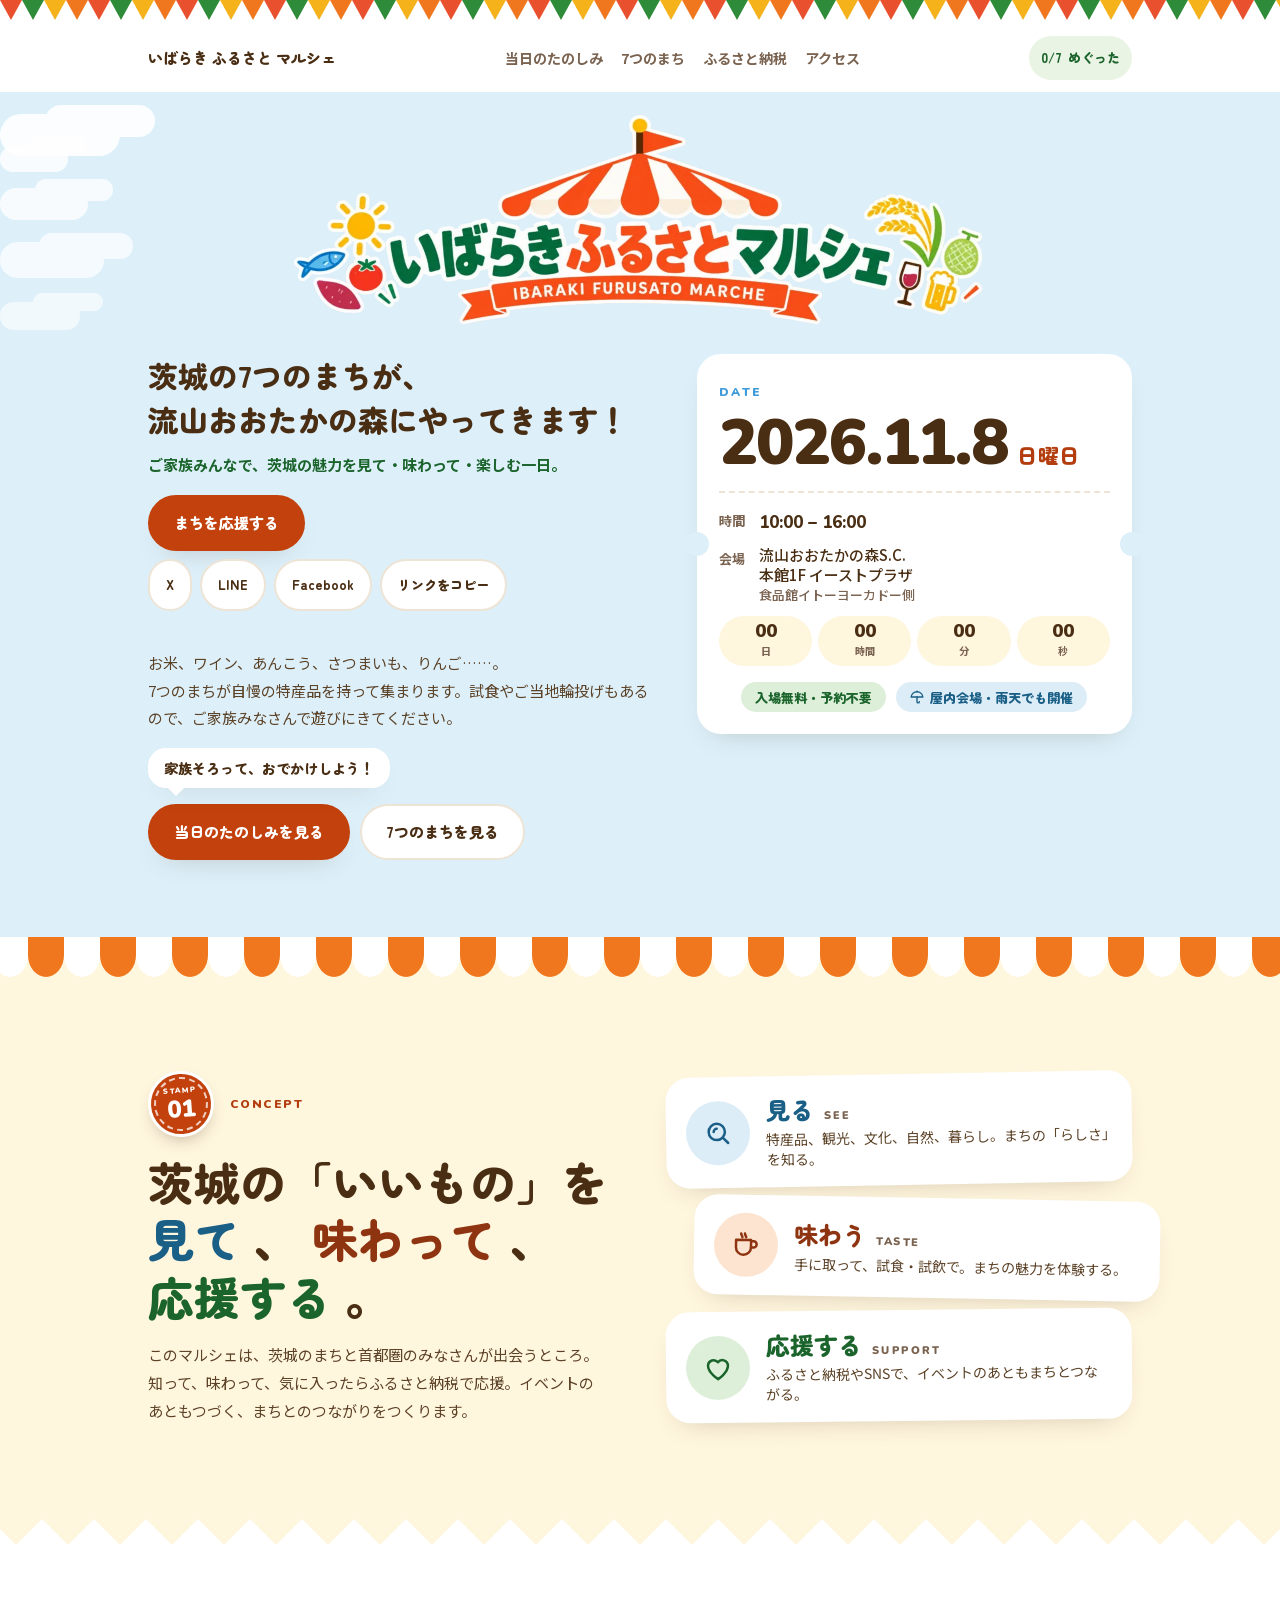
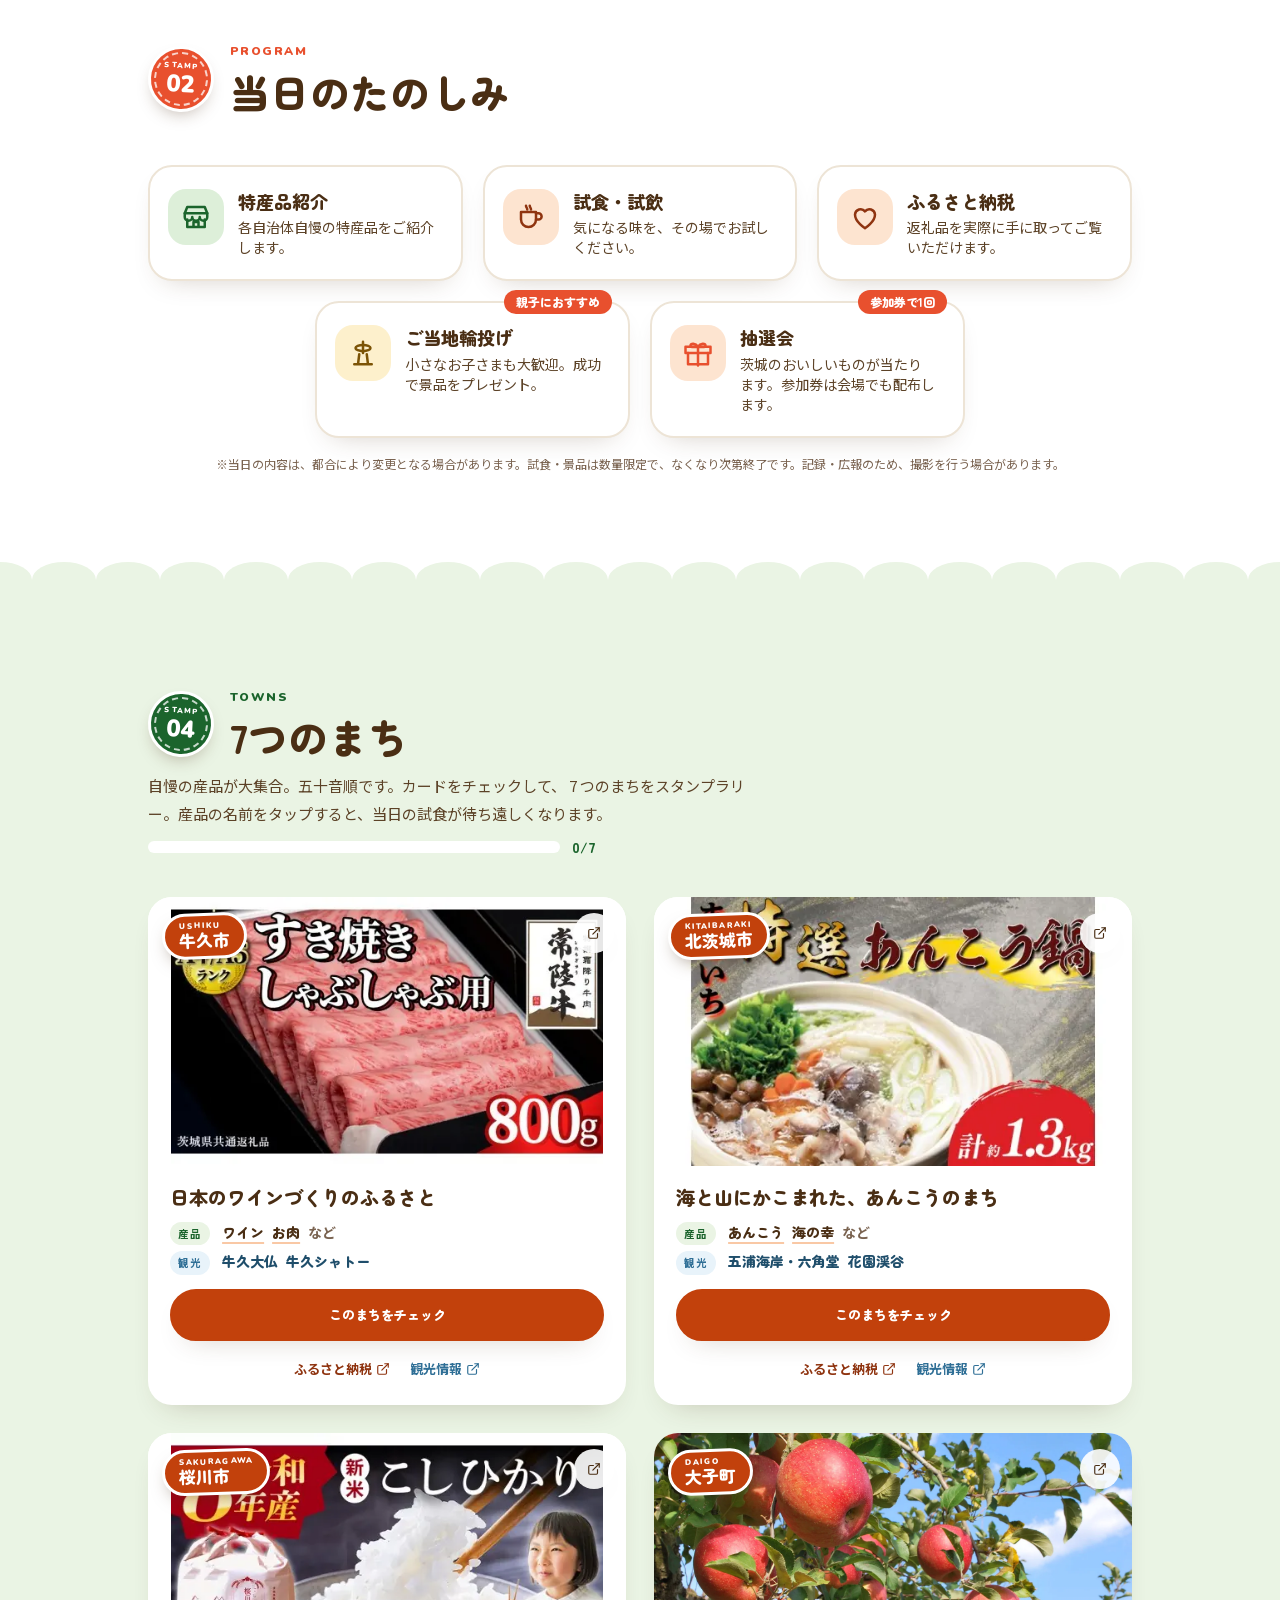
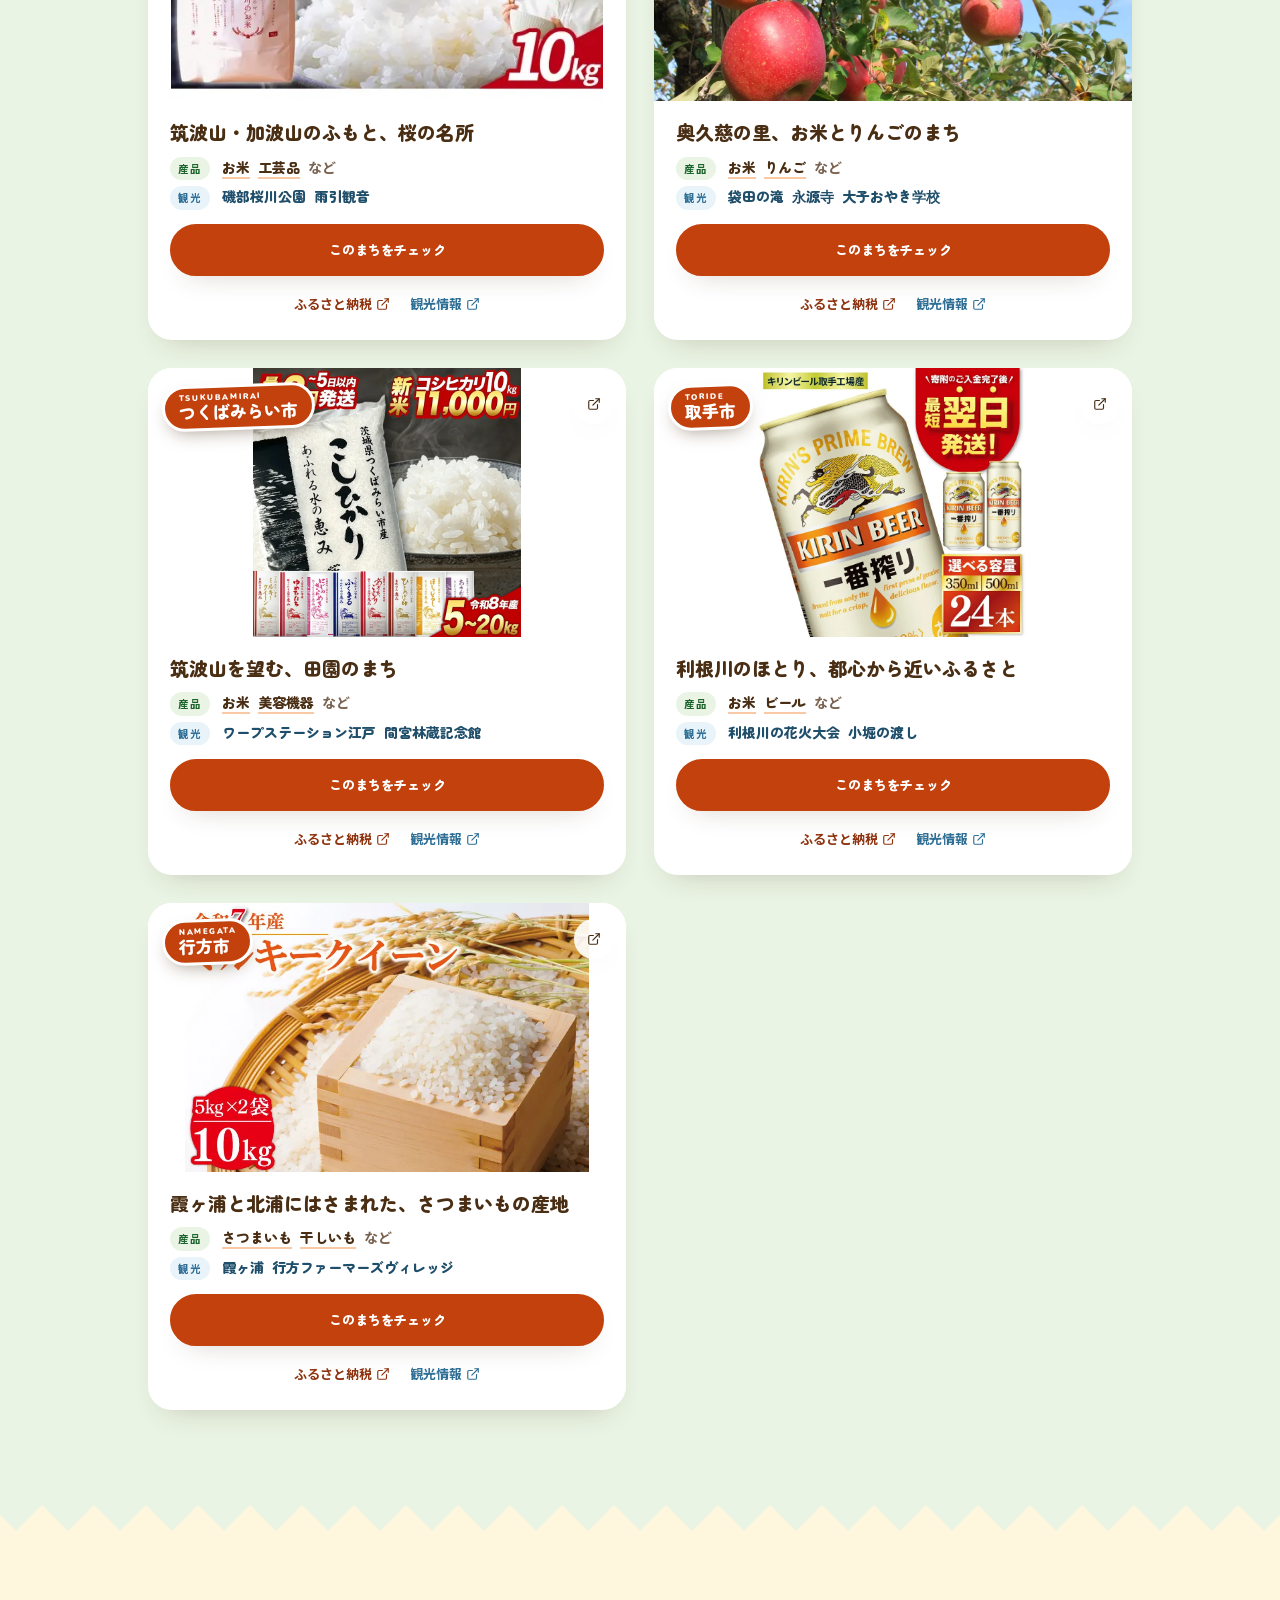
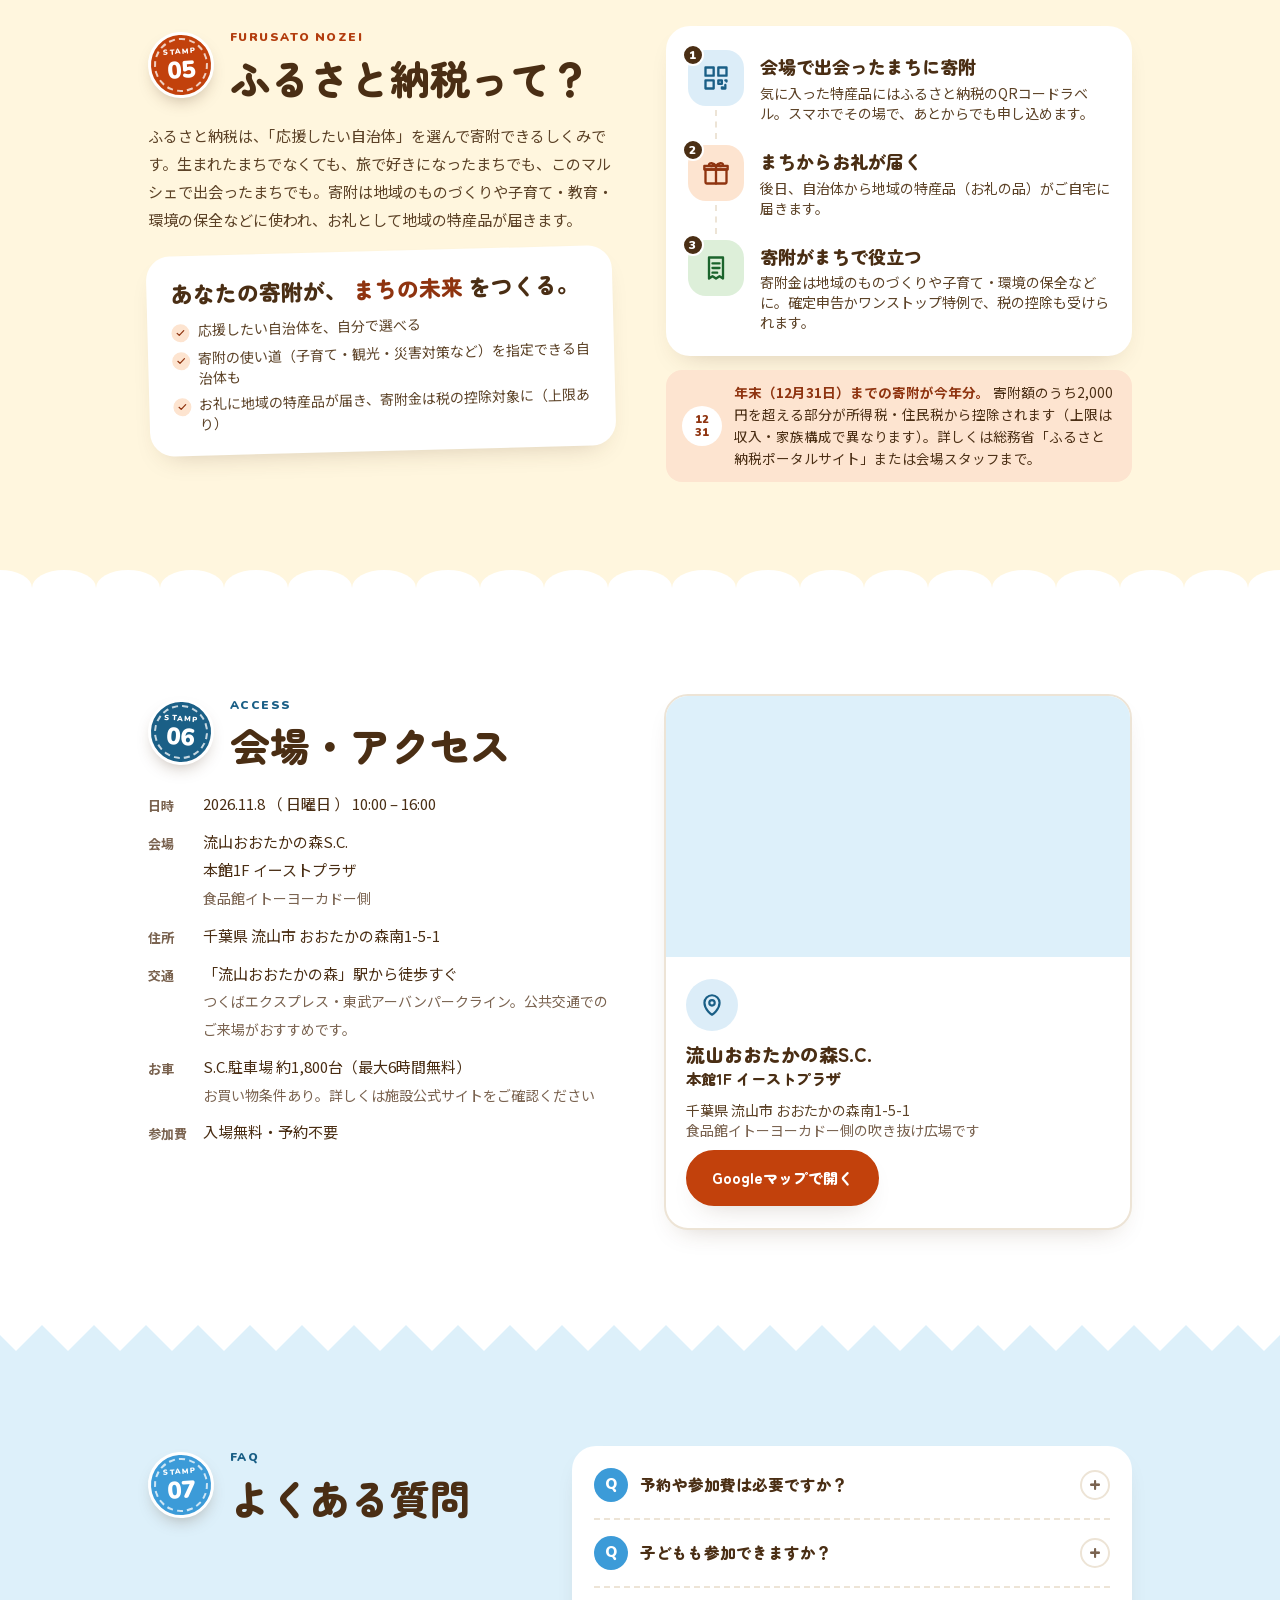
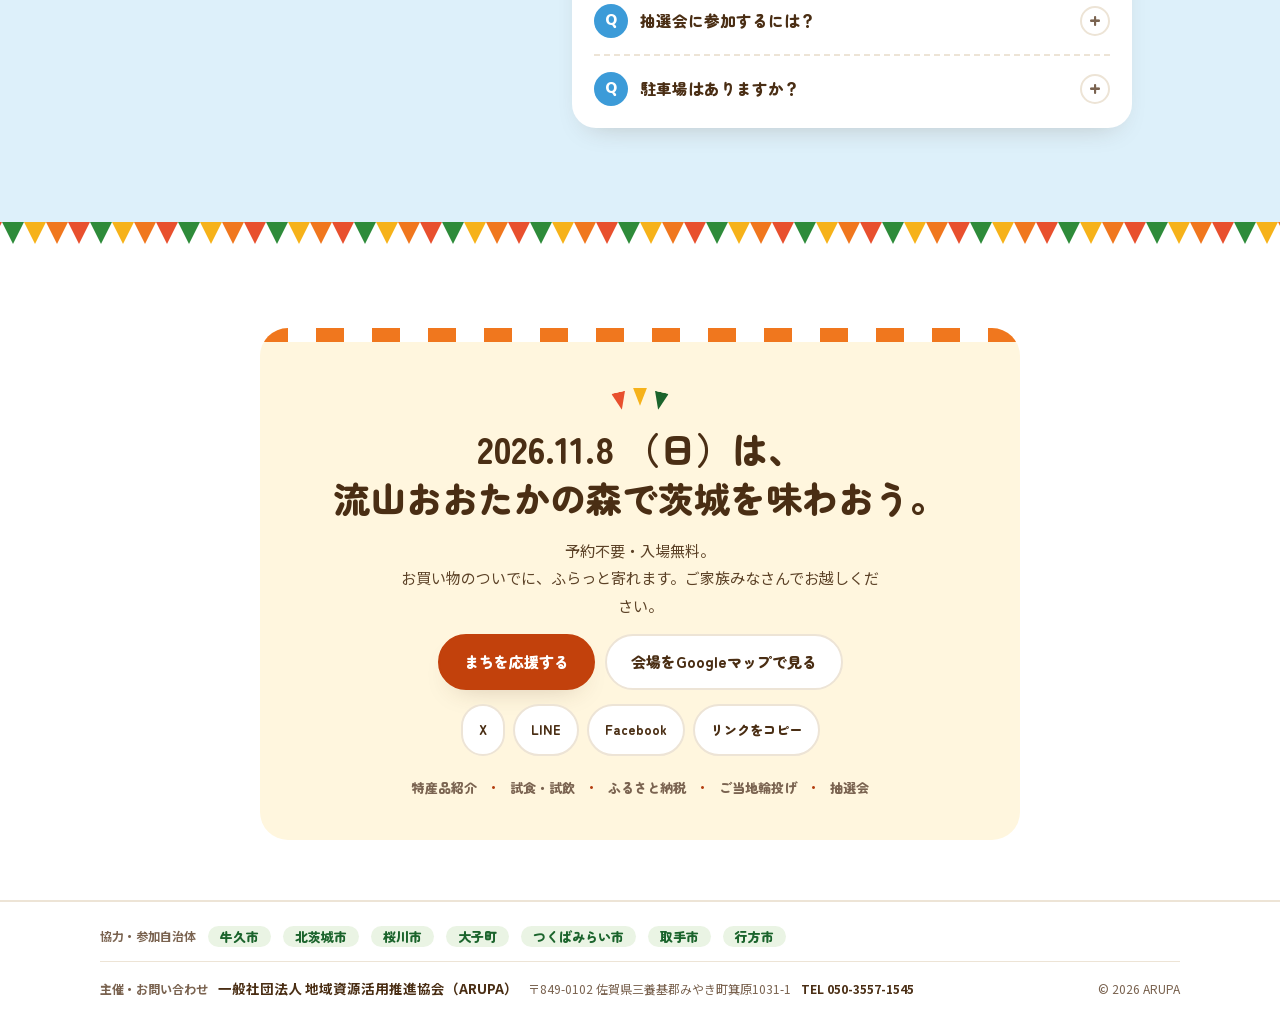
<file: index.html>
<!DOCTYPE html>
<!-- 編集はこの HTML。見た目は assets/site.css、カウントダウンとスタンプラリーは assets/site.js。 -->
<html lang="ja" class="antialiased">
  <head>
    <noscript>
      <style>.reveal{opacity:1;filter:none;transform:none}</style>
    </noscript>
    <meta property="og:type" content="website">
    <meta property="og:locale" content="ja_JP">
    <meta property="og:site_name" content="いばらき ふるさと マルシェ">
    <meta property="og:title" content="いばらき ふるさと マルシェ｜2026.11.8（日）流山おおたかの森S.C.">
    <meta property="og:description" content="2026年11月8日（日）10:00–16:00、流山おおたかの森S.C.本館1Fイーストプラザ。茨城の7つのまちによる特産品紹介・試食・ふるさと納税・ご当地輪投げ・抽選会。入場無料・予約不要、雨天でも開催。">
    <meta property="og:url" content="https://event.arupa.or.jp/">
    <meta property="og:image" content="https://event.arupa.or.jp/images/ogp.jpg">
    <meta property="og:image:secure_url" content="https://event.arupa.or.jp/images/ogp.jpg">
    <meta property="og:image:type" content="image/jpeg">
    <meta property="og:image:width" content="1200">
    <meta property="og:image:height" content="630">
    <meta property="og:image:alt" content="いばらき ふるさと マルシェ。2026年11月8日（日）10:00–16:00、流山おおたかの森S.C. 本館1F イーストプラザ。入場無料・申込不要。">
    <meta name="twitter:card" content="summary_large_image">
    <meta name="twitter:title" content="いばらき ふるさと マルシェ｜2026.11.8（日）流山おおたかの森S.C.">
    <meta name="twitter:description" content="2026年11月8日（日）10:00–16:00、流山おおたかの森S.C.本館1Fイーストプラザ。茨城の7つのまちによる特産品紹介・試食・ふるさと納税・ご当地輪投げ・抽選会。入場無料・予約不要、雨天でも開催。">
    <meta name="twitter:image" content="https://event.arupa.or.jp/images/ogp.jpg">
    <meta name="twitter:image:alt" content="いばらき ふるさと マルシェ。2026年11月8日（日）10:00–16:00、流山おおたかの森S.C. 本館1F イーストプラザ。入場無料・申込不要。">
    <meta charset="utf-8">
    <meta name="viewport" content="width=device-width, initial-scale=1">
    <style>
    @font-face{font-family:"Zen Maru LCP";font-style:normal;font-weight:900;font-display:swap;src:url([data-uri]) format("woff2");unicode-range:U+0038,U+3001,U+304A,U+304B,U+304C,U+304D,U+3059,U+305F,U+3061,U+3063,U+3064,U+3066,U+306B,U+306E,U+307E,U+3084,U+57CE,U+68EE,U+8328,U+FF01}
    .lcp-title{font-family:"Zen Maru LCP","Zen Maru Gothic","Display Fallback",sans-serif}
    @layer properties{@supports (((-webkit-hyphens:none)) and (not (margin-trim:inline))) or ((-moz-orient:inline) and (not (color:rgb(from red r g b)))){*,:before,:after,::backdrop{--tw-translate-x:0;--tw-translate-y:0;--tw-translate-z:0;--tw-scale-x:1;--tw-scale-y:1;--tw-scale-z:1;--tw-rotate-x:initial;--tw-rotate-y:initial;--tw-rotate-z:initial;--tw-skew-x:initial;--tw-skew-y:initial;--tw-pan-x:initial;--tw-pan-y:initial;--tw-pinch-zoom:initial;--tw-space-y-reverse:0;--tw-space-x-reverse:0;--tw-divide-x-reverse:0;--tw-border-style:solid;--tw-divide-y-reverse:0;--tw-gradient-position:initial;--tw-gradient-from:#0000;--tw-gradient-via:#0000;--tw-gradient-to:#0000;--tw-gradient-stops:initial;--tw-gradient-via-stops:initial;--tw-gradient-from-position:0%;--tw-gradient-via-position:50%;--tw-gradient-to-position:100%;--tw-leading:initial;--tw-font-weight:initial;--tw-tracking:initial;--tw-ordinal:initial;--tw-slashed-zero:initial;--tw-numeric-figure:initial;--tw-numeric-spacing:initial;--tw-numeric-fraction:initial;--tw-shadow:0 0 #0000;--tw-shadow-color:initial;--tw-shadow-alpha:100%;--tw-inset-shadow:0 0 #0000;--tw-inset-shadow-color:initial;--tw-inset-shadow-alpha:100%;--tw-ring-color:initial;--tw-ring-shadow:0 0 #0000;--tw-inset-ring-color:initial;--tw-inset-ring-shadow:0 0 #0000;--tw-ring-inset:initial;--tw-ring-offset-width:0px;--tw-ring-offset-color:#fff;--tw-ring-offset-shadow:0 0 #0000;--tw-outline-style:solid;--tw-blur:initial;--tw-brightness:initial;--tw-contrast:initial;--tw-grayscale:initial;--tw-hue-rotate:initial;--tw-invert:initial;--tw-opacity:initial;--tw-saturate:initial;--tw-sepia:initial;--tw-drop-shadow:initial;--tw-drop-shadow-color:initial;--tw-drop-shadow-alpha:100%;--tw-drop-shadow-size:initial;--tw-backdrop-blur:initial;--tw-backdrop-brightness:initial;--tw-backdrop-contrast:initial;--tw-backdrop-grayscale:initial;--tw-backdrop-hue-rotate:initial;--tw-backdrop-invert:initial;--tw-backdrop-opacity:initial;--tw-backdrop-saturate:initial;--tw-backdrop-sepia:initial;--tw-duration:initial;--tw-ease:initial;--tw-content:""}}}
    @layer theme{:root,:host{--font-sans:-apple-system, BlinkMacSystemFont, "Segoe UI", Roboto, "Helvetica Neue", "Noto Sans", Arial, sans-serif, "Apple Color Emoji", "Segoe UI Emoji", "Segoe UI Symbol", "Noto Color Emoji";--font-mono:ui-monospace, SFMono-Regular, Menlo, Monaco, Consolas, "Liberation Mono", "Courier New", monospace;--color-red-500:oklch(63.7% .237 25.331);--color-zinc-50:oklch(98.5% 0 none);--color-zinc-400:oklch(70.5% .015 286.067);--color-zinc-500:oklch(55.2% .016 285.938);--color-zinc-900:oklch(21% .006 285.885);--color-zinc-950:oklch(14.1% .005 285.823);--color-neutral-100:oklch(97% 0 none);--color-neutral-300:oklch(87% 0 none);--color-neutral-500:oklch(55.6% 0 none);--color-neutral-700:oklch(37.1% 0 none);--color-neutral-900:oklch(20.5% 0 none);--color-black:#000;--color-white:#fff;--spacing:.25rem;--container-xs:20rem;--container-sm:24rem;--container-md:28rem;--text-xs:.75rem;--text-xs--line-height:calc(1 / .75);--text-sm:.875rem;--text-sm--line-height:calc(1.25 / .875);--text-base:1rem;--text-base--line-height:calc(1.5 / 1);--text-lg:1.125rem;--text-lg--line-height:calc(1.75 / 1.125);--text-xl:1.25rem;--text-xl--line-height:calc(1.75 / 1.25);--text-2xl:1.5rem;--text-2xl--line-height:calc(2 / 1.5);--text-3xl:1.875rem;--font-weight-medium:500;--font-weight-semibold:600;--font-weight-bold:700;--font-weight-black:900;--tracking-tight:-.025em;--tracking-wide:.025em;--tracking-widest:.1em;--leading-tight:1.25;--leading-snug:1.375;--leading-normal:1.5;--leading-relaxed:1.625;--radius-xs:.125rem;--radius-sm:12px;--radius-md:16px;--radius-lg:24px;--radius-xl:28px;--radius-2xl:1rem;--radius-3xl:1.5rem;--ease-in:cubic-bezier(.4, 0, 1, 1);--ease-out:cubic-bezier(.22, 1, .36, 1);--ease-in-out:cubic-bezier(.4, 0, .2, 1);--animate-pulse:pulse 2s cubic-bezier(.4, 0, .6, 1) infinite;--blur-md:12px;--aspect-video:16 / 9;--default-transition-duration:.15s;--default-transition-timing-function:cubic-bezier(.4, 0, .2, 1);--default-font-family:var(--font-sans);--default-mono-font-family:var(--font-mono);--color-sky:#ddf0fa;--color-cream:#fff6de;--color-cream-2:#fdf0cc;--color-mint:#eaf4e4;--color-orange:#f0771e;--color-orange-d:#c85c10;--color-orange-2:#fde4d0;--color-green:#2e8b3a;--color-green-2:#ddefd9;--color-yellow:#f6b21a;--color-yellow-d:#9a6a0c;--color-red:#e8502e;--color-blue:#3c9bd8;--color-blue-d:#2c7eb0;--color-blue-2:#dcedf8;--color-blue-3:#e8f3fa;--color-blue-t:#2f6f96;--color-blue-ink:#1f4e6b;--color-ink:#4a2e14;--color-ink-2:#7a6350;--color-ink-3:#5c4227;--color-line:#ede4d6;--color-paper:#fff;--font-display:"Zen Maru Gothic", "Hiragino Maru Gothic ProN", sans-serif;--font-body:"Noto Sans JP", "Hiragino Kaku Gothic ProN", system-ui, sans-serif;--font-num:"Nunito", "Noto Sans JP", sans-serif;--shadow-card:0 12px 28px -16px #4a2e1447;--shadow-lift:0 18px 32px -14px #4a2e1461;--ease-pop:cubic-bezier(.34, 1.36, .64, 1)}}
    @layer base{*,:after,:before,::backdrop{box-sizing:border-box;border:0 solid;margin:0;padding:0}::file-selector-button{box-sizing:border-box;border:0 solid;margin:0;padding:0}html,:host{-webkit-text-size-adjust:100%;tab-size:4;line-height:1.5;font-family:var(--default-font-family,-apple-system, BlinkMacSystemFont, "Segoe UI", Roboto, "Helvetica Neue", "Noto Sans", Arial, sans-serif, "Apple Color Emoji", "Segoe UI Emoji", "Segoe UI Symbol", "Noto Color Emoji");font-feature-settings:var(--default-font-feature-settings,normal);font-variation-settings:var(--default-font-variation-settings,normal);-webkit-tap-highlight-color:transparent}hr{height:0;color:inherit;border-top-width:1px}abbr:where([title]){-webkit-text-decoration:underline dotted;text-decoration:underline dotted}h1,h2,h3,h4,h5,h6{font-size:inherit;font-weight:inherit}a{color:inherit;-webkit-text-decoration:inherit;-webkit-text-decoration:inherit;-webkit-text-decoration:inherit;-webkit-text-decoration:inherit;text-decoration:inherit}b,strong{font-weight:bolder}code,kbd,samp,pre{font-family:var(--default-mono-font-family,ui-monospace, SFMono-Regular, Menlo, Monaco, Consolas, "Liberation Mono", "Courier New", monospace);font-feature-settings:var(--default-mono-font-feature-settings,normal);font-variation-settings:var(--default-mono-font-variation-settings,normal);font-size:1em}small{font-size:80%}sub,sup{vertical-align:baseline;font-size:75%;line-height:0;position:relative}sub{bottom:-.25em}sup{top:-.5em}table{text-indent:0;border-color:inherit;border-collapse:collapse}:-moz-focusring:where(:not(iframe)){outline:auto}progress{vertical-align:baseline}summary{display:list-item}ol,ul,menu{list-style:none}img,svg,video,canvas,audio,iframe,embed,object{vertical-align:middle;display:block}img,video{max-width:100%;height:auto}button,input,select,optgroup,textarea{font:inherit;font-feature-settings:inherit;font-variation-settings:inherit;letter-spacing:inherit;color:inherit;opacity:1;background-color:#0000;border-radius:0}::file-selector-button{font:inherit;font-feature-settings:inherit;font-variation-settings:inherit;letter-spacing:inherit;color:inherit;opacity:1;background-color:#0000;border-radius:0}:where(select:is([multiple],[size])) optgroup{font-weight:bolder}:where(select:is([multiple],[size])) optgroup option{padding-inline-start:20px}::file-selector-button{margin-inline-end:4px}::placeholder{opacity:1}@supports (not ((-webkit-appearance:-apple-pay-button))) or (contain-intrinsic-size:1px){::placeholder{color:currentColor}@supports (color:color-mix(in lab, red, red)){::placeholder{color:color-mix(in oklab, currentcolor 50%, transparent)}}}textarea{resize:vertical}::-webkit-search-decoration{-webkit-appearance:none}::-webkit-date-and-time-value{min-height:1lh;text-align:inherit}::-webkit-datetime-edit{display:inline-flex}::-webkit-datetime-edit-fields-wrapper{padding:0}::-webkit-datetime-edit{padding-block:0}::-webkit-datetime-edit-year-field{padding-block:0}::-webkit-datetime-edit-month-field{padding-block:0}::-webkit-datetime-edit-day-field{padding-block:0}::-webkit-datetime-edit-hour-field{padding-block:0}::-webkit-datetime-edit-minute-field{padding-block:0}::-webkit-datetime-edit-second-field{padding-block:0}::-webkit-datetime-edit-millisecond-field{padding-block:0}::-webkit-datetime-edit-meridiem-field{padding-block:0}::-webkit-calendar-picker-indicator{line-height:1}:-moz-ui-invalid{box-shadow:none}button,input:where([type=button],[type=reset],[type=submit]){appearance:button}::file-selector-button{appearance:button}::-webkit-inner-spin-button{height:auto}::-webkit-outer-spin-button{height:auto}[hidden]:where(:not([hidden=until-found])){display:none!important}html{scroll-behavior:smooth;-webkit-text-size-adjust:100%;-webkit-font-smoothing:antialiased}body{color:var(--color-ink);font-family:var(--font-body);background:#fff;margin:0;font-weight:400;line-height:1.85;overflow-x:hidden}h1,h2,h3,h4{font-family:var(--font-display);text-wrap:balance;word-break:keep-all;line-break:strict;font-weight:900;line-height:1.3}p{text-wrap:pretty}button:not(:disabled),[role=button]:not(:disabled){cursor:pointer}:focus-visible{outline:3px solid var(--color-blue);outline-offset:3px;border-radius:6px}section[id]{scroll-margin-top:72px}}
    @layer components{.bunting{background:url("data:image/svg+xml,%3Csvg xmlns='http://www.w3.org/2000/svg' width='88' height='24' viewBox='0 0 88 24'%3E%3Cpath d='M0 0h22l-11 20z' fill='%23E8502E'/%3E%3Cpath d='M22 0h22l-11 20z' fill='%232E8B3A'/%3E%3Cpath d='M44 0h22l-11 20z' fill='%23F6B21A'/%3E%3Cpath d='M66 0h22l-11 20z' fill='%23F0771E'/%3E%3C/svg%3E") 0 0/88px 24px repeat-x;height:24px}.div-band{background-position:top;background-repeat:repeat-x;height:40px}.div-tent{background-color:var(--color-cream);background-image:url("data:image/svg+xml,%3Csvg xmlns='http://www.w3.org/2000/svg' width='72' height='46' viewBox='0 0 72 46'%3E%3Cpath d='M0 0h36v18a18 22 0 0 1-36 0z' fill='%23F0771E'/%3E%3Cpath d='M36 0h36v18a18 22 0 0 1-36 0z' fill='%23FFFFFF'/%3E%3C/svg%3E");background-size:72px 46px;height:46px}.div-tri-cream{background-color:#fff;background-image:url("data:image/svg+xml,%3Csvg xmlns='http://www.w3.org/2000/svg' width='52' height='40' viewBox='0 0 52 40'%3E%3Cpath d='M0 0h52v7L26 33 0 7z' fill='%23FFF6DE'/%3E%3C/svg%3E");background-size:52px 40px}.div-flag{background-color:var(--color-cream-2);background-image:url("data:image/svg+xml,%3Csvg xmlns='http://www.w3.org/2000/svg' width='64' height='40' viewBox='0 0 64 40'%3E%3Cpath d='M0 0h64v9a32 22 0 0 1-64 0z' fill='%23FFFFFF'/%3E%3C/svg%3E");background-size:64px 40px}.div-arch-mint{background-color:var(--color-cream-2);background-image:url("data:image/svg+xml,%3Csvg xmlns='http://www.w3.org/2000/svg' width='64' height='36' viewBox='0 0 64 36'%3E%3Cpath d='M0 36V18a32 18 0 0 1 64 0v18z' fill='%23EAF4E4'/%3E%3C/svg%3E");background-position:bottom;background-size:64px 36px;height:36px}.div-to-mint{background-color:#fff;background-image:url("data:image/svg+xml,%3Csvg xmlns='http://www.w3.org/2000/svg' width='64' height='36' viewBox='0 0 64 36'%3E%3Cpath d='M0 36V18a32 18 0 0 1 64 0v18z' fill='%23EAF4E4'/%3E%3C/svg%3E");background-position:bottom;background-size:64px 36px;height:36px}.div-tri-mint{background-color:var(--color-cream);background-image:url("data:image/svg+xml,%3Csvg xmlns='http://www.w3.org/2000/svg' width='52' height='40' viewBox='0 0 52 40'%3E%3Cpath d='M0 0h52v7L26 33 0 7z' fill='%23EAF4E4'/%3E%3C/svg%3E");background-size:52px 40px}.div-arch-white{background-color:var(--color-cream);background-image:url("data:image/svg+xml,%3Csvg xmlns='http://www.w3.org/2000/svg' width='64' height='36' viewBox='0 0 64 36'%3E%3Cpath d='M0 36V18a32 18 0 0 1 64 0v18z' fill='%23FFFFFF'/%3E%3C/svg%3E");background-position:bottom;background-size:64px 36px;height:36px}.div-tri-white-sky{background-color:var(--color-sky);background-image:url("data:image/svg+xml,%3Csvg xmlns='http://www.w3.org/2000/svg' width='52' height='40' viewBox='0 0 52 40'%3E%3Cpath d='M0 0h52v7L26 33 0 7z' fill='%23FFFFFF'/%3E%3C/svg%3E");background-size:52px 40px}.div-garland{background-color:#fff;background-image:url("data:image/svg+xml,%3Csvg xmlns='http://www.w3.org/2000/svg' width='88' height='40' viewBox='0 0 88 40'%3E%3Cpath d='M0 0h88v6H0z' fill='%23DDF0FA'/%3E%3Cpath d='M0 6h22l-11 22z' fill='%23E8502E'/%3E%3Cpath d='M22 6h22l-11 22z' fill='%232E8B3A'/%3E%3Cpath d='M44 6h22l-11 22z' fill='%23F6B21A'/%3E%3Cpath d='M66 6h22l-11 22z' fill='%23F0771E'/%3E%3C/svg%3E");background-size:88px 40px}.muni-gift{z-index:1;background:var(--color-paper);border-radius:6px;width:min(38%,10rem);padding:3px;position:absolute;top:.65rem;right:.65rem;overflow:hidden;transform:rotate(4deg);box-shadow:0 8px 18px -10px #4a2e1473}.muni-gift img{border-radius:4px;width:100%;height:auto;display:block}.stamp{text-align:center;color:#fff;outline-offset:-8px;width:66px;height:66px;font-family:var(--font-num);border:3px solid #fff;border-radius:50%;outline:2px dashed #ffffffbf;flex:none;place-content:center;font-weight:900;line-height:1;display:grid;box-shadow:0 8px 18px -8px #4a2e1466}.stamp small{letter-spacing:.14em;font-size:7.5px;display:block}.stamp b{margin-top:3px;font-size:24px;display:block}.stamp.ink{color:var(--color-ink);outline-color:#4a2e1459}.btn-marche{min-height:48px;font-family:var(--font-display);transition:transform .15s var(--ease-out), background-color .15s ease, box-shadow .15s ease;border:2px solid #0000;border-radius:999px;justify-content:center;align-items:center;gap:8px;padding:12px 24px;font-size:15px;font-weight:900;text-decoration:none;display:inline-flex}.btn-marche:active{transform:scale(.96)}.btn-marche.primary{background:var(--color-orange);color:#fff;border-color:var(--color-orange);box-shadow:var(--shadow-card)}.btn-marche.primary:hover{background:var(--color-orange-d);border-color:var(--color-orange-d);color:#fff;transform:translateY(-2px)}.btn-marche.ghost{color:var(--color-ink);border-color:var(--color-line);background:#fff}.btn-marche.ghost:hover{color:var(--color-ink);box-shadow:var(--shadow-card);transform:translateY(-2px)}.ticket-notch:before,.ticket-notch:after{content:"";background:var(--color-sky);border-radius:50%;width:24px;height:24px;position:absolute;top:50%;transform:translateY(-50%)}.ticket-notch:before{left:-12px}.ticket-notch:after{right:-12px}.reveal{opacity:0;filter:blur(4px);transition:opacity .5s var(--ease-out), transform .5s var(--ease-out), filter .5s var(--ease-out);transform:translateY(16px)}.reveal.is-in{opacity:1;filter:none;transform:none}.cloud-blob{will-change:transform;background:#fff;border-radius:30px;animation:linear infinite drift;position:absolute}.float-y{animation:4.4s ease-in-out infinite floaty}.wiggle{animation:2.8s ease-in-out infinite wiggle}}@layer utilities{.pointer-events-none { pointer-events: none; }.sr-only { clip-path: inset(50%); white-space: nowrap; border-width: 0px; width: 1px; height: 1px; margin: -1px; padding: 0px; position: absolute; overflow: hidden; }.absolute { position: absolute; }.fixed { position: fixed; }.relative { position: relative; }.sticky { position: sticky; }.inset-0 { inset: 0px; }.inset-x-0 { inset-inline: 0px; }.-top-1\.5 { top: calc(var(--spacing) * -1.5); }.-top-\[13px\] { top: -13px; }.top-0 { top: 0px; }.top-4 { top: calc(var(--spacing) * 4); }.top-\[60px\] { top: 60px; }.right-3 { right: calc(var(--spacing) * 3); }.right-4 { right: calc(var(--spacing) * 4); }.bottom-0 { bottom: 0px; }.bottom-1\.5 { bottom: calc(var(--spacing) * 1.5); }.bottom-\[-8px\] { bottom: -8px; }.-left-1\.5 { left: calc(var(--spacing) * -1.5); }.left-2\.5 { left: calc(var(--spacing) * 2.5); }.left-5 { left: calc(var(--spacing) * 5); }.left-\[27px\] { left: 27px; }.z-20 { z-index: 20; }.z-40 { z-index: 40; }.z-\[2\] { z-index: 2; }.-mx-\[clamp\(18px\,5vw\,48px\)\] { margin-inline: calc(-1 * clamp(18px, 5vw, 48px)); }.mx-auto { margin-inline: auto; }.mt-0\.5 { margin-top: calc(var(--spacing) * .5); }.mt-1 { margin-top: var(--spacing); }.mt-1\.5 { margin-top: calc(var(--spacing) * 1.5); }.mt-3 { margin-top: calc(var(--spacing) * 3); }.mt-3\.5 { margin-top: calc(var(--spacing) * 3.5); }.mt-4 { margin-top: calc(var(--spacing) * 4); }.mb-1 { margin-bottom: var(--spacing); }.mb-5 { margin-bottom: calc(var(--spacing) * 5); }.mb-\[clamp\(16px\,3vw\,32px\)\] { margin-bottom: clamp(16px, 3vw, 32px); }.mb-\[clamp\(20px\,4vw\,40px\)\] { margin-bottom: clamp(20px, 4vw, 40px); }.block { display: block; }.flex { display: flex; }.grid { display: grid; }.hidden { display: none; }.inline-flex { display: inline-flex; }.aspect-\[4\/3\] { aspect-ratio: 4 / 3; }.aspect-video { aspect-ratio: var(--aspect-video); }.size-2\.5 { width: calc(var(--spacing) * 2.5); height: calc(var(--spacing) * 2.5); }.size-3\.5 { width: calc(var(--spacing) * 3.5); height: calc(var(--spacing) * 3.5); }.size-10 { width: calc(var(--spacing) * 10); height: calc(var(--spacing) * 10); }.size-14 { width: calc(var(--spacing) * 14); height: calc(var(--spacing) * 14); }.size-16 { width: calc(var(--spacing) * 16); height: calc(var(--spacing) * 16); }.size-\[18px\] { width: 18px; height: 18px; }.size-\[22px\] { width: 22px; height: 22px; }.size-\[30px\] { width: 30px; height: 30px; }.size-\[34px\] { width: 34px; height: 34px; }.size-\[52px\] { width: 52px; height: 52px; }.size-full { width: 100%; height: 100%; }.h-3 { height: calc(var(--spacing) * 3); }.h-3\.5 { height: calc(var(--spacing) * 3.5); }.h-12 { height: calc(var(--spacing) * 12); }.h-\[18px\] { height: 18px; }.h-auto { height: auto; }.h-full { height: 100%; }.max-h-\[min\(300px\,33vh\)\] { max-height: min(300px, 33vh); }.min-h-8 { min-height: calc(var(--spacing) * 8); }.min-h-10 { min-height: calc(var(--spacing) * 10); }.min-h-11 { min-height: calc(var(--spacing) * 11); }.min-h-12 { min-height: calc(var(--spacing) * 12); }.min-h-\[240px\] { min-height: 240px; }.w-3\.5 { width: calc(var(--spacing) * 3.5); }.w-\[min\(100\%\,560px\)\] { width: min(100%, 560px); }.w-full { width: 100%; }.max-w-\[30em\] { max-width: 30em; }.max-w-\[32em\] { max-width: 32em; }.max-w-\[34em\] { max-width: 34em; }.max-w-\[40em\] { max-width: 40em; }.max-w-\[760px\] { max-width: 760px; }.max-w-\[1080px\] { max-width: 1080px; }.max-w-\[min\(64\%\,13rem\)\] { max-width: min(64%, 13rem); }.max-w-full { max-width: 100%; }.max-w-md { max-width: var(--container-md); }.min-w-0 { min-width: 0px; }.min-w-\[min\(82vw\,340px\)\] { min-width: min(82vw, 340px); }.flex-1 { flex: 1 1 0%; }.shrink-0 { flex-shrink: 0; }.-rotate-2 { rotate: -2deg; }.-rotate-12 { rotate: -12deg; }.-rotate-\[1\.5deg\] { rotate: -1.5deg; }.rotate-12 { rotate: 12deg; }.cursor-pointer { cursor: pointer; }.\[scrollbar-width\:none\] { scrollbar-width: none; }.list-none { list-style-type: none; }.grid-cols-1 { grid-template-columns: repeat(1, minmax(0px, 1fr)); }.grid-cols-2 { grid-template-columns: repeat(2, minmax(0px, 1fr)); }.grid-cols-4 { grid-template-columns: repeat(4, minmax(0px, 1fr)); }.grid-cols-\[18px_1fr\] { grid-template-columns: 18px 1fr; }.grid-cols-\[34px_1fr\] { grid-template-columns: 34px 1fr; }.grid-cols-\[34px_minmax\(0\,1fr\)_30px\] { grid-template-columns: 34px minmax(0px, 1fr) 30px; }.grid-cols-\[56px_1fr\] { grid-template-columns: 56px 1fr; }.grid-cols-\[64px_1fr\] { grid-template-columns: 64px 1fr; }.grid-cols-\[auto_1fr\] { grid-template-columns: auto 1fr; }.grid-rows-\[auto_1fr_auto\] { grid-template-rows: auto 1fr auto; }.flex-wrap { flex-wrap: wrap; }.place-items-center { place-items: center; }.content-start { align-content: flex-start; }.items-baseline { align-items: baseline; }.items-center { align-items: center; }.items-end { align-items: flex-end; }.items-start { align-items: flex-start; }.justify-between { justify-content: space-between; }.justify-center { justify-content: center; }.justify-items-start { justify-items: start; }.gap-1 { gap: var(--spacing); }.gap-1\.5 { gap: calc(var(--spacing) * 1.5); }.gap-2 { gap: calc(var(--spacing) * 2); }.gap-2\.5 { gap: calc(var(--spacing) * 2.5); }.gap-3 { gap: calc(var(--spacing) * 3); }.gap-3\.5 { gap: calc(var(--spacing) * 3.5); }.gap-4 { gap: calc(var(--spacing) * 4); }.gap-\[18px\] { gap: 18px; }.gap-\[clamp\(20px\,3vw\,28px\)\] { gap: clamp(20px, 3vw, 28px); }.gap-\[clamp\(22px\,4vw\,48px\)\] { gap: clamp(22px, 4vw, 48px); }.gap-\[clamp\(24px\,4vw\,56px\)\] { gap: clamp(24px, 4vw, 56px); }.gap-x-2 { column-gap: calc(var(--spacing) * 2); }.gap-x-2\.5 { column-gap: calc(var(--spacing) * 2.5); }.gap-x-3 { column-gap: calc(var(--spacing) * 3); }.gap-x-3\.5 { column-gap: calc(var(--spacing) * 3.5); }.gap-x-4 { column-gap: calc(var(--spacing) * 4); }.gap-x-5 { column-gap: calc(var(--spacing) * 5); }.gap-x-\[18px\] { column-gap: 18px; }.gap-y-0\.5 { row-gap: calc(var(--spacing) * .5); }.gap-y-1 { row-gap: var(--spacing); }.gap-y-1\.5 { row-gap: calc(var(--spacing) * 1.5); }.gap-y-2 { row-gap: calc(var(--spacing) * 2); }.gap-y-2\.5 { row-gap: calc(var(--spacing) * 2.5); }.self-center { align-self: center; }.truncate { text-overflow: ellipsis; white-space: nowrap; overflow: hidden; }.overflow-hidden { overflow: hidden; }.overflow-x-auto { overflow-x: auto; }.overflow-x-clip { overflow-x: clip; }.rounded-2xl { border-radius: var(--radius-2xl); }.rounded-3xl { border-radius: var(--radius-3xl); }.rounded-\[18px\] { border-radius: 18px; }.rounded-\[28px\] { border-radius: 28px; }.rounded-full { border-radius: 2.14748e+09px; }.rounded-xl { border-radius: var(--radius-xl); }.rounded-t-3xl { border-top-left-radius: var(--radius-3xl); border-top-right-radius: var(--radius-3xl); }.border-0 { border-style: var(--tw-border-style); border-width: 0px; }.border-2 { border-style: var(--tw-border-style); border-width: 2px; }.border-\[3px\] { border-style: var(--tw-border-style); border-width: 3px; }.border-x-8 { border-inline-style: var(--tw-border-style); border-inline-width: 8px; }.border-t { border-top-style: var(--tw-border-style); border-top-width: 1px; }.border-t-2 { border-top-style: var(--tw-border-style); border-top-width: 2px; }.border-t-8 { border-top-style: var(--tw-border-style); border-top-width: 8px; }.border-b-0 { border-bottom-style: var(--tw-border-style); border-bottom-width: 0px; }.border-l-2 { border-left-style: var(--tw-border-style); border-left-width: 2px; }.border-dashed { --tw-border-style: dashed; border-style: dashed; }.border-line { border-color: var(--color-line); }.border-orange { border-color: var(--color-orange); }.border-paper { border-color: var(--color-paper); }.border-x-transparent { border-inline-color: rgba(0, 0, 0, 0); }.border-t-paper { border-top-color: var(--color-paper); }.bg-blue { background-color: var(--color-blue); }.bg-blue-2 { background-color: var(--color-blue-2); }.bg-blue-3 { background-color: var(--color-blue-3); }.bg-blue-d { background-color: var(--color-blue-d); }.bg-cream { background-color: var(--color-cream); }.bg-cream-2 { background-color: var(--color-cream-2); }.bg-green { background-color: var(--color-green); }.bg-green-2 { background-color: var(--color-green-2); }.bg-ink { background-color: var(--color-ink); }.bg-mint { background-color: var(--color-mint); }.bg-orange { background-color: var(--color-orange); }.bg-orange-2 { background-color: var(--color-orange-2); }.bg-paper { background-color: var(--color-paper); }.bg-paper\/90 { background-color: rgba(255, 255, 255, 0.9); }.bg-paper\/90 { background-color: color-mix(in oklab, var(--color-paper) 90%, transparent); }.bg-paper\/94 { background-color: rgba(255, 255, 255, 0.94); }.bg-paper\/94 { background-color: color-mix(in oklab, var(--color-paper) 94%, transparent); }.bg-red { background-color: var(--color-red); }.bg-sky { background-color: var(--color-sky); }.bg-transparent { background-color: rgba(0, 0, 0, 0); }.bg-yellow { background-color: var(--color-yellow); }.bg-\[repeating-linear-gradient\(90deg\,\#F0771E_0_28px\,\#FFFFFF_28px_56px\)\] { background-image: repeating-linear-gradient(90deg, rgb(240, 119, 30) 0px, rgb(240, 119, 30) 28px, rgb(255, 255, 255) 28px, rgb(255, 255, 255) 56px); }.object-contain { object-fit: contain; }.p-\[22px\] { padding: 22px; }.px-0 { padding-inline: 0px; }.px-1 { padding-inline: var(--spacing); }.px-2 { padding-inline: calc(var(--spacing) * 2); }.px-3 { padding-inline: calc(var(--spacing) * 3); }.px-3\.5 { padding-inline: calc(var(--spacing) * 3.5); }.px-4 { padding-inline: calc(var(--spacing) * 4); }.px-5 { padding-inline: calc(var(--spacing) * 5); }.px-6 { padding-inline: calc(var(--spacing) * 6); }.px-\[18px\] { padding-inline: 18px; }.px-\[22px\] { padding-inline: 22px; }.px-\[clamp\(18px\,5vw\,48px\)\] { padding-inline: clamp(18px, 5vw, 48px); }.px-\[clamp\(20px\,5vw\,48px\)\] { padding-inline: clamp(20px, 5vw, 48px); }.py-0\.5 { padding-block: calc(var(--spacing) * .5); }.py-1 { padding-block: var(--spacing); }.py-1\.5 { padding-block: calc(var(--spacing) * 1.5); }.py-2 { padding-block: calc(var(--spacing) * 2); }.py-2\.5 { padding-block: calc(var(--spacing) * 2.5); }.py-3 { padding-block: calc(var(--spacing) * 3); }.py-4 { padding-block: calc(var(--spacing) * 4); }.py-6 { padding-block: calc(var(--spacing) * 6); }.py-\[18px\] { padding-block: 18px; }.py-\[22px\] { padding-block: 22px; }.py-\[clamp\(40px\,6vw\,72px\)_clamp\(36px\,5vw\,60px\)\] { padding-block: clamp(40px, 6vw, 72px) clamp(36px, 5vw, 60px); }.py-\[clamp\(44px\,7vw\,88px\)\] { padding-block: clamp(44px, 7vw, 88px); }.pt-0\.5 { padding-top: calc(var(--spacing) * .5); }.pt-1 { padding-top: var(--spacing); }.pt-2 { padding-top: calc(var(--spacing) * 2); }.pt-3 { padding-top: calc(var(--spacing) * 3); }.pt-3\.5 { padding-top: calc(var(--spacing) * 3.5); }.pt-4 { padding-top: calc(var(--spacing) * 4); }.pt-\[clamp\(40px\,6vw\,56px\)\] { padding-top: clamp(40px, 6vw, 56px); }.pb-1\.5 { padding-bottom: calc(var(--spacing) * 1.5); }.pb-4 { padding-bottom: calc(var(--spacing) * 4); }.pb-5 { padding-bottom: calc(var(--spacing) * 5); }.pb-\[18px\] { padding-bottom: 18px; }.pb-\[22px\] { padding-bottom: 22px; }.pb-\[78px\] { padding-bottom: 78px; }.pb-\[calc\(5\.75rem\+env\(safe-area-inset-bottom\)\)\] { padding-bottom: calc(5.75rem + env(safe-area-inset-bottom)); }.pb-\[calc\(10px\+env\(safe-area-inset-bottom\)\)\] { padding-bottom: calc(10px + env(safe-area-inset-bottom)); }.pb-\[clamp\(30px\,4vw\,40px\)\] { padding-bottom: clamp(30px, 4vw, 40px); }.pb-\[clamp\(46px\,6vw\,78px\)\] { padding-bottom: clamp(46px, 6vw, 78px); }.text-center { text-align: center; }.text-left { text-align: left; }.font-body { font-family: var(--font-body); }.font-display { font-family: var(--font-display); }.font-num { font-family: var(--font-num); }.text-2xl { font-size: var(--text-2xl); line-height: var(--tw-leading,var(--text-2xl--line-height)); }.text-lg { font-size: var(--text-lg); line-height: var(--tw-leading,var(--text-lg--line-height)); }.text-sm { font-size: var(--text-sm); line-height: var(--tw-leading,var(--text-sm--line-height)); }.text-xl { font-size: var(--text-xl); line-height: var(--tw-leading,var(--text-xl--line-height)); }.text-xs { font-size: var(--text-xs); line-height: var(--tw-leading,var(--text-xs--line-height)); }.text-\[8px\] { font-size: 8px; }.text-\[10\.5px\] { font-size: 10.5px; }.text-\[10px\] { font-size: 10px; }.text-\[11px\] { font-size: 11px; }.text-\[12px\] { font-size: 12px; }.text-\[13\.5px\] { font-size: 13.5px; }.text-\[13px\] { font-size: 13px; }.text-\[14\.5px\] { font-size: 14.5px; }.text-\[15\.5px\] { font-size: 15.5px; }.text-\[15px\] { font-size: 15px; }.text-\[17px\] { font-size: 17px; }.text-\[19px\] { font-size: 19px; }.text-\[21px\] { font-size: 21px; }.text-\[clamp\(17px\,1\.8vw\,19px\)\] { font-size: clamp(17px, 1.8vw, 19px); }.text-\[clamp\(19px\,2\.2vw\,22px\)\] { font-size: clamp(19px, 2.2vw, 22px); }.text-\[clamp\(20px\,5\.2vw\,30px\)\] { font-size: clamp(20px, 5.2vw, 30px); }.text-\[clamp\(22px\,5\.4vw\,36px\)\] { font-size: clamp(22px, 5.4vw, 36px); }.text-\[clamp\(24px\,4\.4vw\,40px\)\] { font-size: clamp(24px, 4.4vw, 40px); }.text-\[clamp\(24px\,6\.4vw\,40px\)\] { font-size: clamp(24px, 6.4vw, 40px); }.text-\[clamp\(26px\,6\.2vw\,46px\)\] { font-size: clamp(26px, 6.2vw, 46px); }.text-\[clamp\(40px\,11vw\,64px\)\] { font-size: clamp(40px, 11vw, 64px); }.leading-\[1\.2\] { --tw-leading: 1.2; line-height: 1.2; }.leading-\[1\.05\] { --tw-leading: 1.05; line-height: 1.05; }.leading-\[1\.25\] { --tw-leading: 1.25; line-height: 1.25; }.leading-\[1\.45\] { --tw-leading: 1.45; line-height: 1.45; }.leading-\[1\.55\] { --tw-leading: 1.55; line-height: 1.55; }.leading-none { --tw-leading: 1; line-height: 1; }.leading-relaxed { --tw-leading: var(--leading-relaxed); line-height: var(--leading-relaxed); }.leading-snug { --tw-leading: var(--leading-snug); line-height: var(--leading-snug); }.leading-tight { --tw-leading: var(--leading-tight); line-height: var(--leading-tight); }.font-black { --tw-font-weight: var(--font-weight-black); font-weight: var(--font-weight-black); }.font-bold { --tw-font-weight: var(--font-weight-bold); font-weight: var(--font-weight-bold); }.font-medium { --tw-font-weight: var(--font-weight-medium); font-weight: var(--font-weight-medium); }.tracking-\[-0\.02em\] { --tw-tracking: -.02em; letter-spacing: -0.02em; }.tracking-\[0\.2em\] { --tw-tracking: .2em; letter-spacing: 0.2em; }.tracking-\[0\.12em\] { --tw-tracking: .12em; letter-spacing: 0.12em; }.tracking-\[0\.14em\] { --tw-tracking: .14em; letter-spacing: 0.14em; }.tracking-widest { --tw-tracking: var(--tracking-widest); letter-spacing: var(--tracking-widest); }.\[word-break\:normal\] { word-break: normal; }.whitespace-nowrap { white-space: nowrap; }.text-blue { color: var(--color-blue); }.text-blue-d { color: var(--color-blue-d); }.text-blue-ink { color: var(--color-blue-ink); }.text-blue-t { color: var(--color-blue-t); }.text-green { color: var(--color-green); }.text-ink { color: var(--color-ink); }.text-ink-2 { color: var(--color-ink-2); }.text-ink-3 { color: var(--color-ink-3); }.text-orange { color: var(--color-orange); }.text-orange-d { color: var(--color-orange-d); }.text-paper { color: var(--color-paper); }.text-red { color: var(--color-red); }.text-yellow-d { color: var(--color-yellow-d); }.not-italic { font-style: normal; }.tabular-nums { --tw-numeric-spacing: tabular-nums; font-variant-numeric: var(--tw-ordinal,) var(--tw-slashed-zero,) var(--tw-numeric-figure,) var(--tw-numeric-spacing,) var(--tw-numeric-fraction,); }.no-underline { text-decoration-line: none; }.underline { text-decoration-line: underline; }.decoration-orange\/40 { text-decoration-color: rgba(240, 119, 30, 0.4); }.decoration-orange\/40 { text-decoration-color: color-mix(in oklab, var(--color-orange) 40%, transparent); }.decoration-2 { text-decoration-thickness: 2px; }.underline-offset-4 { text-underline-offset: 4px; }.antialiased { -webkit-font-smoothing: antialiased; }.shadow-\[0_8px_18px_-8px_rgb\(74_46_20_\/_0\.5\)\] { --tw-shadow: 0 8px 18px -8px var(--tw-shadow-color,#4a2e1480); box-shadow: var(--tw-inset-shadow), var(--tw-inset-ring-shadow), var(--tw-ring-offset-shadow), var(--tw-ring-shadow), var(--tw-shadow); }.shadow-\[0_14px_30px_-18px_rgb\(74_46_20_\/_0\.3\)\] { --tw-shadow: 0 14px 30px -18px var(--tw-shadow-color,#4a2e144d); box-shadow: var(--tw-inset-shadow), var(--tw-inset-ring-shadow), var(--tw-ring-offset-shadow), var(--tw-ring-shadow), var(--tw-shadow); }.shadow-\[var\(--shadow-card\)\] { --tw-shadow: var(--shadow-card); box-shadow: var(--tw-inset-shadow), var(--tw-inset-ring-shadow), var(--tw-ring-offset-shadow), var(--tw-ring-shadow), var(--tw-shadow); }.backdrop-blur-md { --tw-backdrop-blur: blur(var(--blur-md)); backdrop-filter: var(--tw-backdrop-blur,) var(--tw-backdrop-brightness,) var(--tw-backdrop-contrast,) var(--tw-backdrop-grayscale,) var(--tw-backdrop-hue-rotate,) var(--tw-backdrop-invert,) var(--tw-backdrop-opacity,) var(--tw-backdrop-saturate,) var(--tw-backdrop-sepia,); }.transition-\[background-color\,box-shadow\,backdrop-filter\] { transition-property: background-color, box-shadow, -webkit-backdrop-filter, backdrop-filter; transition-timing-function: var(--tw-ease,var(--default-transition-timing-function)); transition-duration: var(--tw-duration,var(--default-transition-duration)); }.transition-\[box-shadow\,transform\] { transition-property: box-shadow, transform; transition-timing-function: var(--tw-ease,var(--default-transition-timing-function)); transition-duration: var(--tw-duration,var(--default-transition-duration)); }.transition-\[transform\,background-color\,color\] { transition-property: transform, background-color, color; transition-timing-function: var(--tw-ease,var(--default-transition-timing-function)); transition-duration: var(--tw-duration,var(--default-transition-duration)); }.transition-\[transform\,box-shadow\] { transition-property: transform, box-shadow; transition-timing-function: var(--tw-ease,var(--default-transition-timing-function)); transition-duration: var(--tw-duration,var(--default-transition-duration)); }.transition-\[width\] { transition-property: width; transition-timing-function: var(--tw-ease,var(--default-transition-timing-function)); transition-duration: var(--tw-duration,var(--default-transition-duration)); }.transition-colors { transition-property: color, background-color, border-color, outline-color, text-decoration-color, fill, stroke, --tw-gradient-from, --tw-gradient-via, --tw-gradient-to; transition-timing-function: var(--tw-ease,var(--default-transition-timing-function)); transition-duration: var(--tw-duration,var(--default-transition-duration)); }.transition-transform { transition-property: transform, translate, scale, rotate; transition-timing-function: var(--tw-ease,var(--default-transition-timing-function)); transition-duration: var(--tw-duration,var(--default-transition-duration)); }.duration-150 { --tw-duration: .15s; transition-duration: 0.15s; }.duration-200 { --tw-duration: .2s; transition-duration: 0.2s; }.duration-500 { --tw-duration: .5s; transition-duration: 0.5s; }.\[clip-path\:polygon\(0_0\,100\%_0\,50\%_100\%\)\] { clip-path: polygon(0px 0px, 100% 0px, 50% 100%); }.\[grid-area\:a\] { grid-area: a; }.\[grid-area\:b\] { grid-area: b; }.\[grid-area\:c\] { grid-area: c; }.\[grid-template-areas\:\'a\'_\'c\'_\'b\'\] { grid-template-areas: "a" "c" "b"; }@media (hover: hover){.group-hover\:scale-105:is(:where(.group):hover *) { --tw-scale-x: 105%; --tw-scale-y: 105%; --tw-scale-z: 105%; scale: var(--tw-scale-x) var(--tw-scale-y); }}@media (hover: hover){.group-hover\:rotate-6:is(:where(.group):hover *) { rotate: 6deg; }}.marker\:content-none ::marker { --tw-content: none; content: none; }.marker\:content-none::marker { --tw-content: none; content: none; }.marker\:content-none ::-webkit-details-marker { --tw-content: none; content: none; }.marker\:content-none::-webkit-details-marker { --tw-content: none; content: none; }.first\:border-t-0:first-child { border-top-style: var(--tw-border-style); border-top-width: 0px; }.last\:pb-0:last-child { padding-bottom: 0px; }@media (hover: hover){.hover\:-translate-y-0\.5:hover { --tw-translate-y: calc(var(--spacing) * -.5); translate: var(--tw-translate-x) var(--tw-translate-y); }}@media (hover: hover){.hover\:bg-green-2:hover { background-color: var(--color-green-2); }}@media (hover: hover){.hover\:text-ink:hover { color: var(--color-ink); }}@media (hover: hover){.hover\:underline:hover { text-decoration-line: underline; }}@media (hover: hover){.hover\:shadow-\[var\(--shadow-lift\)\]:hover { --tw-shadow: var(--shadow-lift); box-shadow: var(--tw-inset-shadow), var(--tw-inset-ring-shadow), var(--tw-ring-offset-shadow), var(--tw-ring-shadow), var(--tw-shadow); }}.focus\:not-sr-only:focus { clip-path: none; white-space: normal; width: auto; height: auto; margin: 0px; padding: 0px; position: static; overflow: visible; }.focus\:fixed:focus { position: fixed; }.focus\:top-3:focus { top: calc(var(--spacing) * 3); }.focus\:left-3:focus { left: calc(var(--spacing) * 3); }.focus\:z-50:focus { z-index: 50; }.focus\:rounded-full:focus { border-radius: 2.14748e+09px; }.focus\:bg-paper:focus { background-color: var(--color-paper); }.focus\:px-4:focus { padding-inline: calc(var(--spacing) * 4); }.focus\:py-2:focus { padding-block: calc(var(--spacing) * 2); }@media (width >= 400px){.min-\[400px\]\:gap-4 { gap: calc(var(--spacing) * 4); }}@media (width >= 400px){.min-\[400px\]\:text-\[15px\] { font-size: 15px; }}@media (width >= 400px){.min-\[400px\]\:text-\[17px\] { font-size: 17px; }}@media (width >= 480px){.min-\[480px\]\:inline { display: inline; }}@media (width >= 700px){.min-\[700px\]\:grid-cols-2 { grid-template-columns: repeat(2, minmax(0px, 1fr)); }}@media (width >= 760px){.min-\[760px\]\:left-3\.5 { left: calc(var(--spacing) * 3.5); }}@media (width >= 760px){.min-\[760px\]\:mx-0 { margin-inline: 0px; }}@media (width >= 760px){.min-\[760px\]\:mx-auto { margin-inline: auto; }}@media (width >= 760px){.min-\[760px\]\:ml-7 { margin-left: calc(var(--spacing) * 7); }}@media (width >= 760px){.min-\[760px\]\:flex { display: flex; }}@media (width >= 760px){.min-\[760px\]\:grid { display: grid; }}@media (width >= 760px){.min-\[760px\]\:hidden { display: none; }}@media (width >= 760px){.min-\[760px\]\:aspect-video { aspect-ratio: var(--aspect-video); }}@media (width >= 760px){.min-\[760px\]\:max-h-none { max-height: none; }}@media (width >= 760px){.min-\[760px\]\:w-\[min\(100\%\,720px\)\] { width: min(100%, 720px); }}@media (width >= 760px){.min-\[760px\]\:min-w-0 { min-width: 0px; }}@media (width >= 760px){.min-\[760px\]\:grid-cols-2 { grid-template-columns: repeat(2, minmax(0px, 1fr)); }}@media (width >= 760px){.min-\[760px\]\:grid-cols-\[\.8fr_1\.2fr\] { grid-template-columns: 0.8fr 1.2fr; }}@media (width >= 760px){.min-\[760px\]\:grid-cols-\[1\.08fr_\.92fr\] { grid-template-columns: 1.08fr 0.92fr; }}@media (width >= 760px){.min-\[760px\]\:gap-5 { gap: calc(var(--spacing) * 5); }}@media (width >= 760px){.min-\[760px\]\:gap-\[clamp\(18px\,3vw\,40px\)\] { gap: clamp(18px, 3vw, 40px); }}@media (width >= 760px){.min-\[760px\]\:overflow-visible { overflow: visible; }}@media (width >= 760px){.min-\[760px\]\:px-0 { padding-inline: 0px; }}@media (width >= 760px){.min-\[760px\]\:px-3\.5 { padding-inline: calc(var(--spacing) * 3.5); }}@media (width >= 760px){.min-\[760px\]\:px-\[22px\] { padding-inline: 22px; }}@media (width >= 760px){.min-\[760px\]\:pb-0 { padding-bottom: 0px; }}@media (width >= 760px){.min-\[760px\]\:pb-7 { padding-bottom: calc(var(--spacing) * 7); }}@media (width >= 760px){.min-\[760px\]\:\[grid-template-areas\:\'a_c\'_\'b_c\'\] { grid-template-areas: "a c" "b c"; }}.\[\&\:\:-webkit-details-marker\]\:hidden::-webkit-details-marker { display: none; }.shadow-\[0_8px_24px_-18px_rgb\(74_46_20_\/_0\.4\)\]{--tw-shadow:0 8px 24px -18px var(--tw-shadow-color,#4a2e1466);box-shadow:var(--tw-inset-shadow), var(--tw-inset-ring-shadow), var(--tw-ring-offset-shadow), var(--tw-ring-shadow), var(--tw-shadow)}}@keyframes drift{0%{transform:translate(-180px)}to{transform:translate(calc(100vw + 80px))}}@keyframes floaty{0%,to{transform:translateY(0)}50%{transform:translateY(-10px)}}@keyframes wiggle{0%,to{transform:rotate(-2deg)}50%{transform:rotate(2deg)}}@keyframes logoIn{0%{opacity:0;filter:blur(6px);transform:translateY(14px)scale(.98)}to{opacity:1;filter:none;transform:none}}@keyframes tickIn{0%{opacity:0;transform:rotate(-2deg)translateY(8px)}to{opacity:1;transform:none}}@keyframes popIn{0%{opacity:0;transform:scale(.84)}to{opacity:1;transform:scale(1)}}@keyframes stampSlam{0%{opacity:0;transform:scale(1.6)rotate(-18deg)}60%{opacity:1;transform:scale(.92)rotate(6deg)}to{opacity:1;transform:scale(1)rotate(-8deg)}}@keyframes shake{0%,to{transform:translate(0)}25%{transform:translate(-4px)}75%{transform:translate(4px)}}@keyframes petal{0%{opacity:0;transform:translateY(-10%)rotate(0)}12%{opacity:.9}to{transform:translate3d(var(--drift,40px), 110vh, 0) rotate(360deg);opacity:0}}@keyframes pulseRing{0%{opacity:.6;transform:scale(.7)}to{opacity:0;transform:scale(1.45)}}@keyframes confettiFall{0%{opacity:1;transform:translateY(-8px)rotate(0)}to{opacity:0;transform:translate3d(var(--drift,40px), 220px, 0) rotate(280deg)}}.ring-board{cursor:grab;background:linear-gradient(#cceaf8 0%,#e7f6fd 52%,#f7e6a8 52.2%,#e8c56a 100%)}.ring-board:active{cursor:grabbing}.ring-ground{background:#d9a45a;box-shadow:inset 0 8px #c08a3e}.is-shake{animation:.28s ease-in-out shake}.logo-in{animation:logoIn .56s var(--ease-out) both}.ticket-in{animation:tickIn .48s .12s var(--ease-out) both}@media (prefers-reduced-motion:reduce){html{scroll-behavior:auto}*,:before,:after{transition:none!important;animation:none!important}.reveal{opacity:1;filter:none;transform:none}}@media print{.sticky-cta,.bunting,.cloud-blob{display:none!important}}@property --tw-translate-x{syntax:"*";inherits:false;initial-value:0}@property --tw-translate-y{syntax:"*";inherits:false;initial-value:0}@property --tw-translate-z{syntax:"*";inherits:false;initial-value:0}@property --tw-scale-x{syntax:"*";inherits:false;initial-value:1}@property --tw-scale-y{syntax:"*";inherits:false;initial-value:1}@property --tw-scale-z{syntax:"*";inherits:false;initial-value:1}@property --tw-rotate-x{syntax:"*";inherits:false}@property --tw-rotate-y{syntax:"*";inherits:false}@property --tw-rotate-z{syntax:"*";inherits:false}@property --tw-skew-x{syntax:"*";inherits:false}@property --tw-skew-y{syntax:"*";inherits:false}@property --tw-pan-x{syntax:"*";inherits:false}@property --tw-pan-y{syntax:"*";inherits:false}@property --tw-pinch-zoom{syntax:"*";inherits:false}@property --tw-space-y-reverse{syntax:"*";inherits:false;initial-value:0}@property --tw-space-x-reverse{syntax:"*";inherits:false;initial-value:0}@property --tw-divide-x-reverse{syntax:"*";inherits:false;initial-value:0}@property --tw-border-style{syntax:"*";inherits:false;initial-value:solid}@property --tw-divide-y-reverse{syntax:"*";inherits:false;initial-value:0}@property --tw-gradient-position{syntax:"*";inherits:false}@property --tw-gradient-from{syntax:"<color>";inherits:false;initial-value:#0000}@property --tw-gradient-via{syntax:"<color>";inherits:false;initial-value:#0000}@property --tw-gradient-to{syntax:"<color>";inherits:false;initial-value:#0000}@property --tw-gradient-stops{syntax:"*";inherits:false}@property --tw-gradient-via-stops{syntax:"*";inherits:false}@property --tw-gradient-from-position{syntax:"<length-percentage>";inherits:false;initial-value:0%}@property --tw-gradient-via-position{syntax:"<length-percentage>";inherits:false;initial-value:50%}@property --tw-gradient-to-position{syntax:"<length-percentage>";inherits:false;initial-value:100%}@property --tw-leading{syntax:"*";inherits:false}@property --tw-font-weight{syntax:"*";inherits:false}@property --tw-tracking{syntax:"*";inherits:false}@property --tw-ordinal{syntax:"*";inherits:false}@property --tw-slashed-zero{syntax:"*";inherits:false}@property --tw-numeric-figure{syntax:"*";inherits:false}@property --tw-numeric-spacing{syntax:"*";inherits:false}@property --tw-numeric-fraction{syntax:"*";inherits:false}@property --tw-shadow{syntax:"*";inherits:false;initial-value:0 0 #0000}@property --tw-shadow-color{syntax:"*";inherits:false}@property --tw-shadow-alpha{syntax:"<percentage>";inherits:false;initial-value:100%}@property --tw-inset-shadow{syntax:"*";inherits:false;initial-value:0 0 #0000}@property --tw-inset-shadow-color{syntax:"*";inherits:false}@property --tw-inset-shadow-alpha{syntax:"<percentage>";inherits:false;initial-value:100%}@property --tw-ring-color{syntax:"*";inherits:false}@property --tw-ring-shadow{syntax:"*";inherits:false;initial-value:0 0 #0000}@property --tw-inset-ring-color{syntax:"*";inherits:false}@property --tw-inset-ring-shadow{syntax:"*";inherits:false;initial-value:0 0 #0000}@property --tw-ring-inset{syntax:"*";inherits:false}@property --tw-ring-offset-width{syntax:"<length>";inherits:false;initial-value:0}@property --tw-ring-offset-color{syntax:"*";inherits:false;initial-value:#fff}@property --tw-ring-offset-shadow{syntax:"*";inherits:false;initial-value:0 0 #0000}@property --tw-outline-style{syntax:"*";inherits:false;initial-value:solid}@property --tw-blur{syntax:"*";inherits:false}@property --tw-brightness{syntax:"*";inherits:false}@property --tw-contrast{syntax:"*";inherits:false}@property --tw-grayscale{syntax:"*";inherits:false}@property --tw-hue-rotate{syntax:"*";inherits:false}@property --tw-invert{syntax:"*";inherits:false}@property --tw-opacity{syntax:"*";inherits:false}@property --tw-saturate{syntax:"*";inherits:false}@property --tw-sepia{syntax:"*";inherits:false}@property --tw-drop-shadow{syntax:"*";inherits:false}@property --tw-drop-shadow-color{syntax:"*";inherits:false}@property --tw-drop-shadow-alpha{syntax:"<percentage>";inherits:false;initial-value:100%}@property --tw-drop-shadow-size{syntax:"*";inherits:false}@property --tw-backdrop-blur{syntax:"*";inherits:false}@property --tw-backdrop-brightness{syntax:"*";inherits:false}@property --tw-backdrop-contrast{syntax:"*";inherits:false}@property --tw-backdrop-grayscale{syntax:"*";inherits:false}@property --tw-backdrop-hue-rotate{syntax:"*";inherits:false}@property --tw-backdrop-invert{syntax:"*";inherits:false}@property --tw-backdrop-opacity{syntax:"*";inherits:false}@property --tw-backdrop-saturate{syntax:"*";inherits:false}@property --tw-backdrop-sepia{syntax:"*";inherits:false}@property --tw-duration{syntax:"*";inherits:false}@property --tw-ease{syntax:"*";inherits:false}@property --tw-content{syntax:"*";inherits:false;initial-value:""}@keyframes pulse{50%{opacity:.5}}

.town-photo img{transition:filter .2s ease}
.town-photo:hover img,.town-photo:focus-visible img{filter:brightness(1.06)}
.town-photo:focus-visible{outline:3px solid var(--color-orange);outline-offset:-3px}
@media (min-width:760px){
  .prog-row{grid-template-columns:repeat(6,minmax(0,1fr))}
  .prog-row>*{grid-column:span 2}
  .prog-row>:nth-child(4){grid-column:2 / span 2}
  .prog-row>:nth-child(5){grid-column:4 / span 2}
}

/* White text needs a darker fill. The tent stripe keeps the bright orange. */
:root {
  --color-green: #1b642c;
  --color-orange-d: #8f3410;
  --color-blue-d: #1a5f86;
  --color-yellow-d: #7c5406;
}
.bg-orange { background-color: #c2410c; }
.border-orange.bg-orange { border-color: #c2410c; }
.btn-marche.primary { background: #c2410c; border-color: #c2410c; }
.btn-marche.primary:hover { background: #8f3410; border-color: #8f3410; }
.text-orange { color: #b33d0e; }
.logo-in { aspect-ratio: 3 / 2; }
@media (min-width: 760px) {
  .logo-in { aspect-ratio: 3 / 1; }
}

    @font-face{font-family:"Zen Maru Gothic";font-style:normal;font-weight:900;font-display:swap;src:url("./assets/fonts/zen-maru-gothic-900.woff2") format("woff2")}
    @font-face{font-family:"Noto Sans JP";font-style:normal;font-weight:400;font-display:swap;src:url("./assets/fonts/noto-sans-jp-400.woff2") format("woff2")}
    @font-face{font-family:"Noto Sans JP";font-style:normal;font-weight:500;font-display:swap;src:url("./assets/fonts/noto-sans-jp-500.woff2") format("woff2")}
    @font-face{font-family:"Noto Sans JP";font-style:normal;font-weight:700;font-display:swap;src:url("./assets/fonts/noto-sans-jp-700.woff2") format("woff2")}
    @font-face{font-family:"Nunito";font-style:normal;font-weight:800;font-display:swap;src:url("./assets/fonts/nunito-800.woff2") format("woff2")}
    @font-face{font-family:"Nunito";font-style:normal;font-weight:900;font-display:swap;src:url("./assets/fonts/nunito-900.woff2") format("woff2")}
    @font-face{font-family:"Display Fallback";src:local("Hiragino Maru Gothic ProN"),local("Hiragino Sans"),local("Noto Sans CJK JP"),local("Yu Gothic");size-adjust:100%;ascent-override:88%;descent-override:12%;line-gap-override:0%}
    @font-face{font-family:"Body Fallback";src:local("Hiragino Kaku Gothic ProN"),local("Hiragino Sans"),local("Noto Sans CJK JP"),local("Yu Gothic");size-adjust:100%;ascent-override:88%;descent-override:12%;line-gap-override:0%}
    @font-face{font-family:"Num Fallback";src:local("Arial"),local("Liberation Sans"),local("Nimbus Sans"),local("Helvetica");size-adjust:128.23%;ascent-override:78.84%;descent-override:27.53%;line-gap-override:0%}
    :root{--font-display:"Zen Maru Gothic","Display Fallback",sans-serif;--font-body:"Noto Sans JP","Body Fallback",sans-serif;--font-num:"Nunito","Num Fallback","Noto Sans JP",sans-serif}
    @media (min-width:360px){br.venue-break{display:none}}
    </style>
    <link rel="stylesheet" href="./assets/site.css" media="print" onload="this.media='all'">
    <noscript>
      <link rel="stylesheet" href="./assets/site.css">
      <link rel="stylesheet" href="./assets/fonts/fonts.css">
    </noscript>
    <title>いばらき ふるさと マルシェ｜2026.11.8（日）流山おおたかの森S.C.</title>
    <meta name="description" content="2026年11月8日（日）10:00–16:00、流山おおたかの森S.C.本館1Fイーストプラザ。茨城の7つのまちによる特産品紹介・試食・ふるさと納税・ご当地輪投げ・抽選会。入場無料・予約不要、雨天でも開催。">
    <link rel="canonical" href="https://event.arupa.or.jp/">
    <meta name="robots" content="index, follow, max-image-preview:large">
    <meta name="theme-color" content="#DDF0FA">
    <meta name="format-detection" content="telephone=no">
    <link rel="icon" type="image/svg+xml" href="./favicon.svg">
    <link rel="icon" type="image/png" href="./images/favicon-32.png" sizes="32x32">
    <link rel="apple-touch-icon" href="./images/apple-touch-icon.png">
    <meta name="apple-mobile-web-app-title" content="いばらき ふるさと マルシェ">
    <meta name="apple-mobile-web-app-status-bar-style" content="black">
  </head>
  <body class="bg-paper font-body text-ink pb-[78px] min-[760px]:pb-0">
    <!--$-->
    <script type="application/ld+json">
{
  "@context": "https://schema.org",
  "@graph": [
    {
      "@type": "WebSite",
      "@id": "https://event.arupa.or.jp/#website",
      "url": "https://event.arupa.or.jp/",
      "name": "いばらき ふるさと マルシェ",
      "inLanguage": "ja",
      "publisher": {
        "@id": "https://arupa.or.jp/#organization"
      }
    },
    {
      "@type": "Organization",
      "@id": "https://arupa.or.jp/#organization",
      "name": "一般社団法人 地域資源活用推進協会（ARUPA）",
      "alternateName": "ARUPA",
      "url": "https://arupa.or.jp/",
      "telephone": "+81-50-3557-1545",
      "address": {
        "@type": "PostalAddress",
        "postalCode": "849-0102",
        "addressRegion": "佐賀県",
        "addressLocality": "三養基郡みやき町",
        "streetAddress": "箕原1031-1",
        "addressCountry": "JP"
      }
    },
    {
      "@type": "ImageObject",
      "@id": "https://event.arupa.or.jp/#keyvisual",
      "url": "https://event.arupa.or.jp/images/event.jpg",
      "width": 1920,
      "height": 1008,
      "caption": "いばらき ふるさと マルシェ。2026年11月8日（日）10:00–16:00、流山おおたかの森S.C. 本館1F イーストプラザ。入場無料・申込不要。"
    },
    {
      "@type": "BreadcrumbList",
      "@id": "https://event.arupa.or.jp/#breadcrumb",
      "itemListElement": [
        {
          "@type": "ListItem",
          "position": 1,
          "name": "いばらき ふるさと マルシェ",
          "item": "https://event.arupa.or.jp/"
        }
      ]
    },
    {
      "@type": "FAQPage",
      "@id": "https://event.arupa.or.jp/#faqpage",
      "url": "https://event.arupa.or.jp/#faq",
      "inLanguage": "ja",
      "isPartOf": {
        "@id": "https://event.arupa.or.jp/#webpage"
      },
      "mainEntity": [
        {
          "@type": "Question",
          "name": "予約や参加費は必要ですか？",
          "acceptedAnswer": {
            "@type": "Answer",
            "text": "不要です。入場無料で、お好きな時間にお越しください。"
          }
        },
        {
          "@type": "Question",
          "name": "子どもも参加できますか？",
          "acceptedAnswer": {
            "@type": "Answer",
            "text": "もちろんです。ご当地輪投げは小さなお子さまも大歓迎です。試食もあります。ベビーカーでもご来場いただけます。"
          }
        },
        {
          "@type": "Question",
          "name": "抽選会に参加するには？",
          "acceptedAnswer": {
            "@type": "Answer",
            "text": "チラシ下部の参加券か、会場で配布する参加券を、抽選会受付までお持ちください。お一人様1回限りです。コピーしたものは無効です。"
          }
        },
        {
          "@type": "Question",
          "name": "駐車場はありますか？",
          "acceptedAnswer": {
            "@type": "Answer",
            "text": "S.C.駐車場は約1,800台です。最大6時間無料ですが、お買い物条件があります。詳しくは施設公式サイトをご確認ください。"
          }
        }
      ]
    },
    {
      "@type": "WebPage",
      "@id": "https://event.arupa.or.jp/#webpage",
      "url": "https://event.arupa.or.jp/",
      "name": "いばらき ふるさと マルシェ｜2026.11.8（日）流山おおたかの森S.C.",
      "description": "2026年11月8日（日）10:00–16:00、流山おおたかの森S.C.本館1Fイーストプラザ。茨城の7つのまちによる特産品紹介・試食・ふるさと納税・ご当地輪投げ・抽選会。入場無料・予約不要、雨天でも開催。",
      "inLanguage": "ja",
      "isPartOf": {
        "@id": "https://event.arupa.or.jp/#website"
      },
      "primaryImageOfPage": {
        "@id": "https://event.arupa.or.jp/#keyvisual"
      },
      "breadcrumb": {
        "@id": "https://event.arupa.or.jp/#breadcrumb"
      },
      "mainEntity": {
        "@id": "https://event.arupa.or.jp/#event"
      },
      "hasPart": [
        {
          "@id": "https://event.arupa.or.jp/#faqpage"
        },
        {
          "@id": "https://event.arupa.or.jp/#towns"
        }
      ]
    },
    {
      "@type": "Event",
      "@id": "https://event.arupa.or.jp/#event",
      "name": "いばらき ふるさと マルシェ",
      "description": "茨城の7つのまちが、流山おおたかの森にやってきます。2026年11月8日（日）10:00–16:00、千葉県流山市の流山おおたかの森S.C. 本館1F イーストプラザ（食品館イトーヨーカドー側）。特産品紹介、試食・試飲、ふるさと納税、ご当地輪投げ、抽選会。入場無料・予約不要。屋内会場・雨天でも開催。「流山おおたかの森」駅から徒歩すぐ。",
      "url": "https://event.arupa.or.jp/",
      "image": [
        {
          "@id": "https://event.arupa.or.jp/#keyvisual"
        },
        {
          "@type": "ImageObject",
          "url": "https://event.arupa.or.jp/images/ogp.jpg",
          "width": 1200,
          "height": 630
        }
      ],
      "startDate": "2026-11-08T10:00:00+09:00",
      "endDate": "2026-11-08T16:00:00+09:00",
      "eventStatus": "https://schema.org/EventScheduled",
      "eventAttendanceMode": "https://schema.org/OfflineEventAttendanceMode",
      "isAccessibleForFree": true,
      "inLanguage": "ja",
      "location": {
        "@type": "Place",
        "name": "流山おおたかの森S.C. 本館1F イーストプラザ",
        "description": "食品館イトーヨーカドー側の吹き抜け広場です",
        "address": {
          "@type": "PostalAddress",
          "streetAddress": "おおたかの森南1-5-1",
          "addressLocality": "流山市",
          "addressRegion": "千葉県",
          "postalCode": "270-0139",
          "addressCountry": "JP"
        },
        "geo": {
          "@type": "GeoCoordinates",
          "latitude": 35.8705384,
          "longitude": 139.9261516
        },
        "hasMap": "https://www.google.com/maps/search/?api=1&query=%E6%B5%81%E5%B1%B1%E3%81%8A%E3%81%8A%E3%81%9F%E3%81%8B%E3%81%AE%E6%A3%AES.C.+%E6%9C%AC%E9%A4%A8",
        "containedInPlace": {
          "@type": "ShoppingCenter",
          "name": "流山おおたかの森S.C.",
          "url": "https://www.otakanomori-sc.com/",
          "address": {
            "@type": "PostalAddress",
            "streetAddress": "おおたかの森南1-5-1",
            "addressLocality": "流山市",
            "addressRegion": "千葉県",
            "postalCode": "270-0139",
            "addressCountry": "JP"
          }
        }
      },
      "offers": {
        "@type": "Offer",
        "name": "入場無料・予約不要",
        "price": 0,
        "priceCurrency": "JPY",
        "availability": "https://schema.org/InStock",
        "url": "https://event.arupa.or.jp/"
      },
      "organizer": {
        "@id": "https://arupa.or.jp/#organization"
      },
      "contributor": [
        { "@id": "https://event.arupa.or.jp/#town-ushiku" },
        { "@id": "https://event.arupa.or.jp/#town-kitaibaraki" },
        { "@id": "https://event.arupa.or.jp/#town-sakuragawa" },
        { "@id": "https://event.arupa.or.jp/#town-daigo" },
        { "@id": "https://event.arupa.or.jp/#town-tsukubamirai" },
        { "@id": "https://event.arupa.or.jp/#town-toride" },
        { "@id": "https://event.arupa.or.jp/#town-namegata" }
      ],
      "keywords": "いばらき ふるさと マルシェ,茨城,流山おおたかの森,ふるさと納税,特産品,マルシェ,家族,牛久市,北茨城市,桜川市,大子町,つくばみらい市,取手市,行方市"
    },
    {
      "@type": "ItemList",
      "@id": "https://event.arupa.or.jp/#towns",
      "name": "7つのまち",
      "description": "自慢の産品が大集合。五十音順です。カードをチェックして、7つのまちをスタンプラリー。産品の名前をタップすると、当日の試食が待ち遠しくなります。",
      "numberOfItems": 7,
      "itemListOrder": "https://schema.org/ItemListOrderAscending",
      "itemListElement": [
        { "@type": "ListItem", "position": 1, "name": "牛久市", "item": { "@id": "https://event.arupa.or.jp/#town-ushiku" } },
        { "@type": "ListItem", "position": 2, "name": "北茨城市", "item": { "@id": "https://event.arupa.or.jp/#town-kitaibaraki" } },
        { "@type": "ListItem", "position": 3, "name": "桜川市", "item": { "@id": "https://event.arupa.or.jp/#town-sakuragawa" } },
        { "@type": "ListItem", "position": 4, "name": "大子町", "item": { "@id": "https://event.arupa.or.jp/#town-daigo" } },
        { "@type": "ListItem", "position": 5, "name": "つくばみらい市", "item": { "@id": "https://event.arupa.or.jp/#town-tsukubamirai" } },
        { "@type": "ListItem", "position": 6, "name": "取手市", "item": { "@id": "https://event.arupa.or.jp/#town-toride" } },
        { "@type": "ListItem", "position": 7, "name": "行方市", "item": { "@id": "https://event.arupa.or.jp/#town-namegata" } }
      ]
    },
    {
      "@type": "GovernmentOrganization",
      "@id": "https://event.arupa.or.jp/#town-ushiku",
      "name": "牛久市",
      "description": "日本のワインづくりのふるさと。産品はワイン・お肉など。観光は牛久大仏、牛久シャトー。",
      "address": { "@type": "PostalAddress", "addressLocality": "牛久市", "addressRegion": "茨城県", "addressCountry": "JP" },
      "url": "https://www.ushikukankou.com/",
      "sameAs": "https://www.furusato-tax.jp/city/product/08219?utm_source=ibarakiken_ushikushi&utm_medium=referral&utm_campaign=lgmk_08219",
      "image": {
        "@type": "ImageObject",
        "url": "https://event.arupa.or.jp/images/towns/ushiku.webp",
        "width": 520,
        "height": 323,
        "caption": "牛久市の常陸牛"
      }
    },
    {
      "@type": "GovernmentOrganization",
      "@id": "https://event.arupa.or.jp/#town-kitaibaraki",
      "name": "北茨城市",
      "description": "海と山にかこまれた、あんこうのまち。産品はあんこう・海の幸など。観光は五浦海岸・六角堂、花園渓谷。",
      "address": { "@type": "PostalAddress", "addressLocality": "北茨城市", "addressRegion": "茨城県", "addressCountry": "JP" },
      "url": "https://www.kitaibaraki-kanko.jp/",
      "sameAs": "https://www.furusato-tax.jp/city/product/08215?utm_source=ibarakiken_kitaibarakishi&utm_medium=referral&utm_campaign=lgmk_08215",
      "image": {
        "@type": "ImageObject",
        "url": "https://event.arupa.or.jp/images/towns/kitaibaraki.webp",
        "width": 520,
        "height": 323,
        "caption": "北茨城市のあんこう鍋"
      }
    },
    {
      "@type": "GovernmentOrganization",
      "@id": "https://event.arupa.or.jp/#town-sakuragawa",
      "name": "桜川市",
      "description": "筑波山・加波山のふもと、桜の名所。産品はお米・工芸品など。観光は磯部桜川公園、雨引観音。",
      "address": { "@type": "PostalAddress", "addressLocality": "桜川市", "addressRegion": "茨城県", "addressCountry": "JP" },
      "url": "https://www.kankou-sakuragawa.jp/",
      "sameAs": "https://www.furusato-tax.jp/product/detail/08231/6295812/0?utm_source=city_portal&utm_medium=referral&utm_campaign=lgmk_08231",
      "image": {
        "@type": "ImageObject",
        "url": "https://event.arupa.or.jp/images/towns/sakuragawa.webp",
        "width": 520,
        "height": 323,
        "caption": "桜川市産こしひかり"
      }
    },
    {
      "@type": "GovernmentOrganization",
      "@id": "https://event.arupa.or.jp/#town-daigo",
      "name": "大子町",
      "description": "奥久慈の里、お米とりんごのまち。産品はお米・りんごなど。観光は袋田の滝、永源寺、大子おやき学校。",
      "address": { "@type": "PostalAddress", "addressLocality": "大子町", "addressRegion": "茨城県", "addressCountry": "JP" },
      "url": "https://www.daigo-kanko.jp/",
      "sameAs": "https://www.furusato-tax.jp/product/detail/08364/7198618",
      "image": {
        "@type": "ImageObject",
        "url": "https://event.arupa.or.jp/images/towns/daigo.webp",
        "width": 1440,
        "height": 810,
        "caption": "大子町産のりんご"
      }
    },
    {
      "@type": "GovernmentOrganization",
      "@id": "https://event.arupa.or.jp/#town-tsukubamirai",
      "name": "つくばみらい市",
      "description": "筑波山を望む、田園のまち。産品はお米・美容機器など。観光はワープステーション江戸、間宮林蔵記念館。",
      "address": { "@type": "PostalAddress", "addressLocality": "つくばみらい市", "addressRegion": "茨城県", "addressCountry": "JP" },
      "url": "https://www.city.tsukubamirai.lg.jp/",
      "sameAs": "https://item.rakuten.co.jp/f082350-tsukubamirai/cl14-nt/",
      "image": {
        "@type": "ImageObject",
        "url": "https://event.arupa.or.jp/images/towns/tsukubamirai.webp",
        "width": 800,
        "height": 800,
        "caption": "つくばみらい市産こしひかり"
      }
    },
    {
      "@type": "GovernmentOrganization",
      "@id": "https://event.arupa.or.jp/#town-toride",
      "name": "取手市",
      "description": "利根川のほとり、都心から近いふるさと。産品はお米・ビールなど。観光は利根川の花火大会、小堀の渡し。",
      "address": { "@type": "PostalAddress", "addressLocality": "取手市", "addressRegion": "茨城県", "addressCountry": "JP" },
      "url": "https://www.toride-kankou.net/",
      "sameAs": "https://item.rakuten.co.jp/f082171-toride/zc001/",
      "image": {
        "@type": "ImageObject",
        "url": "https://event.arupa.or.jp/images/towns/toride.webp",
        "width": 760,
        "height": 760,
        "caption": "キリン一番搾り〈取手工場産〉"
      }
    },
    {
      "@type": "GovernmentOrganization",
      "@id": "https://event.arupa.or.jp/#town-namegata",
      "name": "行方市",
      "description": "霞ヶ浦と北浦にはさまれた、さつまいもの産地。産品はさつまいも・干しいもなど。観光は霞ヶ浦、行方ファーマーズヴィレッジ。",
      "address": { "@type": "PostalAddress", "addressLocality": "行方市", "addressRegion": "茨城県", "addressCountry": "JP" },
      "url": "https://www.namegata-kanko.jp/",
      "sameAs": "https://www.namegata-furusato.jp/",
      "image": {
        "@type": "ImageObject",
        "url": "https://event.arupa.or.jp/images/towns/namegata.webp",
        "width": 760,
        "height": 506,
        "caption": "行方市のミルキークイーン"
      }
    }
  ]
}
    </script>
    <a href="#programs" class="sr-only focus:not-sr-only focus:fixed focus:left-3 focus:top-3 focus:z-50 focus:rounded-full focus:bg-paper focus:px-4 focus:py-2">
      本文へスキップ
    </a>
    <div class="bunting" aria-hidden="true">
    </div>
    <header data-header class="sticky top-0 z-40 transition-[background-color,box-shadow,backdrop-filter] duration-200 bg-transparent">
      <div class="mx-auto flex max-w-[1080px] items-center justify-between gap-4 px-[clamp(18px,5vw,48px)] py-3">
        <a href="#top" class="min-w-0 truncate font-display text-[13px] font-black text-ink no-underline min-[400px]:text-[15px]">
          いばらき ふるさと マルシェ
        </a>
        <nav aria-label="ページ内リンク" class="hidden flex-wrap items-center gap-x-[18px] gap-y-1.5 text-sm font-bold min-[760px]:flex">
          <a href="#programs" class="text-ink-2 no-underline transition-colors duration-150 hover:text-ink">
            当日のたのしみ
          </a>
          <a href="#munis" class="text-ink-2 no-underline transition-colors duration-150 hover:text-ink">
            7つのまち
          </a>
          <a href="#furusato" class="text-ink-2 no-underline transition-colors duration-150 hover:text-ink">
            ふるさと納税
          </a>
          <a href="#access" class="text-ink-2 no-underline transition-colors duration-150 hover:text-ink">
            アクセス
          </a>
        </nav>
        <a href="#munis" data-stamp-pill class="font-display inline-flex min-h-11 items-center gap-1.5 rounded-full bg-mint px-3 py-1 text-[13px] font-black text-green no-underline">
          <span data-stamp-count class="tabular-nums">
            0/7
          </span>
          <span class="hidden min-[480px]:inline">
            めぐった
          </span>
        </a>
      </div>
    </header>
    <main>
      <section id="top" class="relative overflow-hidden bg-sky px-0 pb-[clamp(46px,6vw,78px)] pt-3">
        <div class="pointer-events-none absolute" aria-hidden="true" style="top:22px;transform:translate(0px, 0px)">
          <div class="cloud-blob relative" style="width:120px;height:42px;opacity:0.92;box-shadow:40px -14px 0 -5px #fff;animation-duration:72s;animation-delay:0s">
          </div>
        </div>
        <div class="pointer-events-none absolute" aria-hidden="true" style="top:96px;transform:translate(0px, 0px)">
          <div class="cloud-blob relative" style="width:88px;height:32px;opacity:0.78;box-shadow:30px -14px 0 -5px #fff;animation-duration:108s;animation-delay:-34s">
          </div>
        </div>
        <div class="pointer-events-none absolute" aria-hidden="true" style="top:54px;transform:translate(0px, 0px)">
          <div class="cloud-blob relative" style="width:68px;height:26px;opacity:0.85;box-shadow:24px -14px 0 -5px #fff;animation-duration:88s;animation-delay:-60s">
          </div>
        </div>
        <div class="pointer-events-none absolute" aria-hidden="true" style="top:150px;transform:translate(0px, 0px)">
          <div class="cloud-blob relative" style="width:104px;height:36px;opacity:0.7;box-shadow:34px -14px 0 -5px #fff;animation-duration:130s;animation-delay:-95s">
          </div>
        </div>
        <div class="pointer-events-none absolute" aria-hidden="true" style="top:210px;transform:translate(0px, 0px)">
          <div class="cloud-blob relative" style="width:80px;height:28px;opacity:0.6;box-shadow:28px -14px 0 -5px #fff;animation-duration:150s;animation-delay:-20s">
          </div>
        </div>
        <div class="relative z-[2] mx-auto grid max-w-[1080px] gap-2.5 px-[clamp(18px,5vw,48px)]">
          <h1 class="grid place-items-center">
            <span class="sr-only">
              いばらき ふるさと マルシェ
            </span>
            <picture>
              <source srcset="./images/logo-wide.webp" type="image/webp" media="(min-width: 760px)">
              <source srcset="./images/logo-wide.png" type="image/png" media="(min-width: 760px)">
              <source srcset="./images/logo.webp" type="image/webp">
              <img class="logo-in block h-auto w-[min(100%,560px)] max-h-[min(300px,33vh)] object-contain min-[760px]:mx-auto min-[760px]:w-[min(100%,720px)] min-[760px]:max-h-none" src="./images/logo.png" alt="いばらき ふるさと マルシェ" width="1152" height="768" fetchpriority="high" decoding="async">
            </picture>
          </h1>
          <div class="grid items-start gap-[18px] [grid-template-areas:'a'_'c'_'b'] min-[760px]:grid-cols-[1.08fr_.92fr] min-[760px]:gap-[clamp(18px,3vw,40px)] min-[760px]:[grid-template-areas:'a_c'_'b_c']">
            <div class="grid content-start gap-2.5 [grid-area:a]">
              <p class="lcp-title font-display text-[clamp(20px,5.2vw,30px)] font-black leading-[1.45] [word-break:normal]">
                茨城の7つのまちが、
                <br>
                流山おおたかの森に<br class="venue-break">やってきます！
              </p>
              <p class="text-[15px] font-bold text-green">
                ご家族みんなで、茨城の魅力を見て・味わって・楽しむ一日。
              </p>
              <div class="mt-1.5 grid justify-items-start gap-2">
                <a class="btn-marche primary" href="#furusato">
                  まちを応援する
                </a>
                <div class="flex flex-wrap gap-2" role="group" aria-label="このページをシェア">
                    <a class="btn-marche ghost min-h-11 px-4 text-[13px]" href="https://twitter.com/intent/tweet?text=%E3%81%84%E3%81%B0%E3%82%89%E3%81%8D%20%E3%81%B5%E3%82%8B%E3%81%95%E3%81%A8%20%E3%83%9E%E3%83%AB%E3%82%B7%E3%82%A7%EF%BD%9C2026.11.8%EF%BC%88%E6%97%A5%EF%BC%89%E6%B5%81%E5%B1%B1%E3%81%8A%E3%81%8A%E3%81%9F%E3%81%8B%E3%81%AE%E6%A3%AES.C.&amp;url=https%3A%2F%2Fevent.arupa.or.jp%2F" target="_blank" rel="noopener noreferrer" aria-label="Xでシェア">
                      X
                    </a>
                    <a class="btn-marche ghost min-h-11 px-4 text-[13px]" href="https://social-plugins.line.me/lineit/share?url=https%3A%2F%2Fevent.arupa.or.jp%2F" target="_blank" rel="noopener noreferrer" aria-label="LINEでシェア">
                      LINE
                    </a>
                    <a class="btn-marche ghost min-h-11 px-4 text-[13px]" href="https://www.facebook.com/sharer/sharer.php?u=https%3A%2F%2Fevent.arupa.or.jp%2F" target="_blank" rel="noopener noreferrer" aria-label="Facebookでシェア">
                      Facebook
                    </a>
                    <button type="button" class="btn-marche ghost min-h-11 px-4 text-[13px]" data-copy-link>
                      <span data-copy-label aria-live="polite">
                        リンクをコピー
                      </span>
                    </button>
                </div>
              </div>
            </div>
            <aside class="ticket-notch ticket-in relative min-w-0 [grid-area:c] rounded-3xl bg-paper p-[22px] shadow-[var(--shadow-card)]" aria-label="開催概要">
              <div class="flex min-h-8 items-center">
                <div class="font-num text-[12px] font-black tracking-[0.2em] text-blue">
                  DATE
                </div>
              </div>
              <div class="mt-0.5 flex flex-wrap items-baseline gap-x-2.5">
                <b class="font-num text-[clamp(40px,11vw,64px)] font-black leading-[1.05] tracking-[-0.02em] tabular-nums">
                  2026.11.8
                </b>
                <small class="whitespace-nowrap font-display text-[21px] font-black text-orange">
                  日曜日
                </small>
              </div>
              <dl class="mt-3.5 grid grid-cols-[auto_1fr] gap-x-3.5 gap-y-1.5 border-t-2 border-dashed border-line pt-3.5 text-[15px]">
                <dt class="pt-0.5 text-[13px] font-bold text-ink-2">
                  時間
                </dt>
                <dd class="font-num text-[17px] font-medium">
                  10:00
                  –
                  16:00
                </dd>
                <dt class="pt-0.5 text-[13px] font-bold text-ink-2">
                  会場
                </dt>
                <dd class="min-w-0 font-medium leading-snug">
                  流山おおたかの森S.C.
                  <span class="block">
                    本館1F イーストプラザ
                  </span>
                  <span class="block text-[13px] text-ink-2">
                    食品館イトーヨーカドー側
                  </span>
                </dd>
              </dl>
              <div class="mt-3 grid grid-cols-4 gap-1.5" data-countdown>
                <div class="rounded-xl bg-cream px-1 py-1.5 text-center">
                  <div class="font-num text-lg font-black leading-none tabular-nums" data-cd="days">
                    00
                  </div>
                  <div class="mt-0.5 text-[10px] font-bold text-ink-2">
                    日
                  </div>
                </div>
                <div class="rounded-xl bg-cream px-1 py-1.5 text-center">
                  <div class="font-num text-lg font-black leading-none tabular-nums" data-cd="hours">
                    00
                  </div>
                  <div class="mt-0.5 text-[10px] font-bold text-ink-2">
                    時間
                  </div>
                </div>
                <div class="rounded-xl bg-cream px-1 py-1.5 text-center">
                  <div class="font-num text-lg font-black leading-none tabular-nums" data-cd="minutes">
                    00
                  </div>
                  <div class="mt-0.5 text-[10px] font-bold text-ink-2">
                    分
                  </div>
                </div>
                <div class="rounded-xl bg-cream px-1 py-1.5 text-center">
                  <div class="font-num text-lg font-black leading-none tabular-nums" data-cd="seconds">
                    00
                  </div>
                  <div class="mt-0.5 text-[10px] font-bold text-ink-2">
                    秒
                  </div>
                </div>
              </div>
              <div class="mt-4 flex flex-wrap justify-center gap-2.5">
                <span class="inline-flex items-center rounded-full bg-green-2 px-3.5 py-2 font-display text-[13px] font-black leading-none text-green">
                  入場無料・予約不要
                </span>
                <span class="inline-flex items-center gap-1.5 rounded-full bg-blue-2 px-3.5 py-2 font-display text-[13px] font-black leading-none text-blue-d">
                  <svg xmlns="http://www.w3.org/2000/svg" width="24" height="24" viewbox="0 0 24 24" fill="none" stroke="currentColor" stroke-width="2.4" stroke-linecap="round" stroke-linejoin="round" class="lucide lucide-umbrella size-3.5" aria-hidden="true">
                    <path d="M22 12a10.06 10.06 1 0 0-20 0Z">
                    </path>
                    <path d="M12 12v8a2 2 0 0 0 4 0">
                    </path>
                    <path d="M12 2v1">
                    </path>
                  </svg>
                  屋内会場・雨天でも開催
                </span>
              </div>
            </aside>
            <div class="grid min-w-0 justify-items-start gap-4 [grid-area:b]">
              <p class="max-w-[34em] text-[15px] text-ink-3">
                お米、ワイン、あんこう、さつまいも、りんご……。
                <br>
                7つのまちが自慢の特産品を持って集まります。試食やご当地輪投げもあるので、ご家族みなさんで遊びにきてください。
              </p>
              <p class="relative wiggle rounded-[18px] bg-paper px-4 py-2.5 font-display text-sm font-black text-ink shadow-[var(--shadow-card)]">
                家族そろって、おでかけしよう！
                <span class="absolute bottom-[-8px] left-5 border-x-8 border-t-8 border-x-transparent border-t-paper border-b-0">
                </span>
              </p>
              <div class="hidden flex-wrap gap-2.5 min-[760px]:flex">
                <a class="btn-marche primary" href="#programs">
                  当日のたのしみを見る
                </a>
                <a class="btn-marche ghost" href="#munis">
                  7つのまちを見る
                </a>
              </div>
            </div>
          </div>
        </div>
      </section>
      <div class="div-band div-tent" aria-hidden="true">
      </div>
      <section class="overflow-x-clip bg-cream py-[clamp(44px,7vw,88px)]">
        <div class="mx-auto grid max-w-[1080px] items-center gap-[clamp(24px,4vw,56px)] px-[clamp(18px,5vw,48px)] min-[760px]:grid-cols-2">
          <div class="reveal grid justify-items-start gap-4" style="transition-delay:0ms">
            <div class="flex items-center gap-4">
              <span class="stamp bg-orange" style="transform:rotate(-4deg)" aria-hidden="true">
                <small>
                  STAMP
                </small>
                <b>
                  01
                </b>
              </span>
              <span class="font-num text-[12px] font-black tracking-[0.12em] text-orange">
                CONCEPT
              </span>
            </div>
            <h2 class="font-display text-[clamp(26px,6.2vw,46px)] font-black leading-[1.25] [word-break:normal]">
              茨城の「いいもの」を
              <br>
              <span class="text-blue-d">
                見て
              </span>
              、
              <span class="text-orange-d">
                味わって
              </span>
              、
              <br>
              <span class="text-green">
                応援する
              </span>
              。
            </h2>
            <p class="max-w-[30em] text-[15px] text-ink-3">
              このマルシェは、茨城のまちと首都圏のみなさんが出会うところ。知って、味わって、気に入ったらふるさと納税で応援。イベントのあともつづく、まちとのつながりをつくります。
            </p>
          </div>
          <div class="grid gap-3">
            <div class="reveal" style="transition-delay:0ms">
              <button type="button" class="card-verb grid w-full grid-cols-[64px_1fr] items-center gap-4 rounded-3xl bg-paper px-5 py-[18px] text-left shadow-[var(--shadow-card)] transition-[transform,box-shadow] duration-200" style="transform:rotate(-1deg)">
                <span class="grid size-16 place-items-center rounded-full transition-transform duration-200 bg-blue-2 text-blue-d">
                  <svg viewbox="0 0 24 24" width="30" height="30" fill="none" stroke="currentColor" stroke-width="2" stroke-linecap="round" stroke-linejoin="round" aria-hidden="true">
                    <circle cx="11" cy="11" r="6.5">
                    </circle>
                    <path d="M20 20l-4.3-4.3">
                    </path>
                    <path d="M8.5 11a2.5 2.5 0 0 1 2.5-2.5">
                    </path>
                  </svg>
                </span>
                <div>
                  <div class="flex flex-wrap items-baseline gap-2.5">
                    <b class="font-display text-2xl font-black text-blue-d">
                      見る
                    </b>
                    <small class="font-num text-[11px] font-black tracking-[0.14em] text-ink-2">
                      SEE
                    </small>
                  </div>
                  <p class="mt-0.5 text-sm text-ink-3">
                    特産品、観光、文化、自然、暮らし。まちの「らしさ」を知る。
                  </p>
                </div>
              </button>
            </div>
            <div class="reveal" style="transition-delay:80ms">
              <button type="button" class="card-verb grid w-full grid-cols-[64px_1fr] items-center gap-4 rounded-3xl bg-paper px-5 py-[18px] text-left shadow-[var(--shadow-card)] transition-[transform,box-shadow] duration-200 min-[760px]:ml-7" style="transform:rotate(1deg)">
                <span class="grid size-16 place-items-center rounded-full transition-transform duration-200 bg-orange-2 text-orange-d">
                  <svg viewbox="0 0 24 24" width="30" height="30" fill="none" stroke="currentColor" stroke-width="2" stroke-linecap="round" stroke-linejoin="round" aria-hidden="true">
                    <path d="M4 8h12v6a6 6 0 0 1-12 0z">
                    </path>
                    <path d="M16 9h2a2.5 2.5 0 0 1 0 5h-2">
                    </path>
                    <path d="M8 3c0 1.5 1 1.5 1 3M11 3c0 1.5 1 1.5 1 3">
                    </path>
                  </svg>
                </span>
                <div>
                  <div class="flex flex-wrap items-baseline gap-2.5">
                    <b class="font-display text-2xl font-black text-orange-d">
                      味わう
                    </b>
                    <small class="font-num text-[11px] font-black tracking-[0.14em] text-ink-2">
                      TASTE
                    </small>
                  </div>
                  <p class="mt-0.5 text-sm text-ink-3">
                    手に取って、試食・試飲で。まちの魅力を体験する。
                  </p>
                </div>
              </button>
            </div>
            <div class="reveal" style="transition-delay:160ms">
              <button type="button" class="card-verb grid w-full grid-cols-[64px_1fr] items-center gap-4 rounded-3xl bg-paper px-5 py-[18px] text-left shadow-[var(--shadow-card)] transition-[transform,box-shadow] duration-200" style="transform:rotate(-0.6deg)">
                <span class="grid size-16 place-items-center rounded-full transition-transform duration-200 bg-green-2 text-green">
                  <svg viewbox="0 0 24 24" width="30" height="30" fill="none" stroke="currentColor" stroke-width="2" stroke-linecap="round" stroke-linejoin="round" aria-hidden="true">
                    <path d="M12 21s-8-5-8-11a4.5 4.5 0 0 1 8-2.5A4.5 4.5 0 0 1 20 10c0 6-8 11-8 11z">
                    </path>
                  </svg>
                </span>
                <div>
                  <div class="flex flex-wrap items-baseline gap-2.5">
                    <b class="font-display text-2xl font-black text-green">
                      応援する
                    </b>
                    <small class="font-num text-[11px] font-black tracking-[0.14em] text-ink-2">
                      SUPPORT
                    </small>
                  </div>
                  <p class="mt-0.5 text-sm text-ink-3">
                    ふるさと納税やSNSで、イベントのあともまちとつながる。
                  </p>
                </div>
              </button>
            </div>
          </div>
        </div>
      </section>
      <div class="div-band div-tri-cream" aria-hidden="true">
      </div>
      <section id="programs" class="bg-paper py-[clamp(44px,7vw,88px)]">
        <div class="mx-auto max-w-[1080px] px-[clamp(18px,5vw,48px)]">
          <div class="reveal" style="transition-delay:0ms">
            <div class="mb-[clamp(16px,3vw,32px)] grid justify-items-start gap-2.5">
              <div class="flex min-w-0 items-center gap-3 min-[400px]:gap-4">
                <span class="stamp bg-red" style="transform:rotate(3deg)" aria-hidden="true">
                  <small>
                    STAMP
                  </small>
                  <b>
                    02
                  </b>
                </span>
                <div class="grid min-w-0 gap-1">
                  <span class="font-num text-[12px] font-black tracking-[0.12em] text-red">
                    PROGRAM
                  </span>
                  <h2 class="font-display text-[clamp(24px,6.4vw,40px)] font-black leading-tight [word-break:normal]">
                    当日のたのしみ
                  </h2>
                </div>
              </div>
            </div>
          </div>
          <div class="prog-row -mx-[clamp(18px,5vw,48px)] flex gap-3.5 overflow-x-auto px-[clamp(18px,5vw,48px)] pb-5 pt-4 [scrollbar-width:none] min-[760px]:mx-0 min-[760px]:grid min-[760px]:gap-5 min-[760px]:overflow-visible min-[760px]:px-0 min-[760px]:pb-0">
            <div class="reveal min-w-[min(82vw,340px)] min-[760px]:min-w-0" style="transition-delay:0ms">
              <article class="prog-card group relative grid h-full grid-cols-[56px_1fr] items-start gap-3.5 rounded-3xl border-2 border-line bg-paper px-[18px] py-[22px] shadow-[var(--shadow-card)] transition-[box-shadow,transform] duration-200 hover:-translate-y-0.5 hover:shadow-[var(--shadow-lift)]">
                <span class="grid size-14 place-items-center rounded-[18px] transition-transform duration-200 group-hover:rotate-6 group-hover:scale-105 bg-green-2 text-green">
                  <svg viewbox="0 0 24 24" width="30" height="30" fill="none" stroke="currentColor" stroke-width="2" stroke-linecap="round" stroke-linejoin="round" aria-hidden="true">
                    <path d="M3 9l2-5h14l2 5">
                    </path>
                    <path d="M3 9h18v3a3 3 0 0 1-6 0 3 3 0 0 1-6 0 3 3 0 0 1-6 0z">
                    </path>
                    <path d="M5 14v6h14v-6M10 20v-4h4v4">
                    </path>
                  </svg>
                </span>
                <div>
                  <h3 class="self-center font-display text-lg font-black leading-snug">
                    特産品紹介
                  </h3>
                  <p class="mt-1 text-sm text-ink-3">
                    各自治体自慢の特産品をご紹介します。
                  </p>
                </div>
              </article>
            </div>
            <div class="reveal min-w-[min(82vw,340px)] min-[760px]:min-w-0" style="transition-delay:60ms">
              <article class="prog-card group relative grid h-full grid-cols-[56px_1fr] items-start gap-3.5 rounded-3xl border-2 border-line bg-paper px-[18px] py-[22px] shadow-[var(--shadow-card)] transition-[box-shadow,transform] duration-200 hover:-translate-y-0.5 hover:shadow-[var(--shadow-lift)]">
                <span class="grid size-14 place-items-center rounded-[18px] transition-transform duration-200 group-hover:rotate-6 group-hover:scale-105 bg-orange-2 text-orange-d">
                  <svg viewbox="0 0 24 24" width="30" height="30" fill="none" stroke="currentColor" stroke-width="2" stroke-linecap="round" stroke-linejoin="round" aria-hidden="true">
                    <path d="M4 8h12v6a6 6 0 0 1-12 0z">
                    </path>
                    <path d="M16 9h2a2.5 2.5 0 0 1 0 5h-2">
                    </path>
                    <path d="M8 3c0 1.5 1 1.5 1 3M11 3c0 1.5 1 1.5 1 3">
                    </path>
                  </svg>
                </span>
                <div>
                  <h3 class="self-center font-display text-lg font-black leading-snug">
                    試食・試飲
                  </h3>
                  <p class="mt-1 text-sm text-ink-3">
                    気になる味を、その場でお試しください。
                  </p>
                </div>
              </article>
            </div>
            <div class="reveal min-w-[min(82vw,340px)] min-[760px]:min-w-0" style="transition-delay:120ms">
              <article class="prog-card group relative grid h-full grid-cols-[56px_1fr] items-start gap-3.5 rounded-3xl border-2 border-line bg-paper px-[18px] py-[22px] shadow-[var(--shadow-card)] transition-[box-shadow,transform] duration-200 hover:-translate-y-0.5 hover:shadow-[var(--shadow-lift)]">
                <span class="grid size-14 place-items-center rounded-[18px] transition-transform duration-200 group-hover:rotate-6 group-hover:scale-105 bg-orange-2 text-orange-d">
                  <svg viewbox="0 0 24 24" width="30" height="30" fill="none" stroke="currentColor" stroke-width="2" stroke-linecap="round" stroke-linejoin="round" aria-hidden="true">
                    <path d="M12 21s-8-5-8-11a4.5 4.5 0 0 1 8-2.5A4.5 4.5 0 0 1 20 10c0 6-8 11-8 11z">
                    </path>
                  </svg>
                </span>
                <div>
                  <h3 class="self-center font-display text-lg font-black leading-snug">
                    ふるさと納税
                  </h3>
                  <p class="mt-1 text-sm text-ink-3">
                    返礼品を実際に手に取ってご覧いただけます。
                  </p>
                </div>
              </article>
            </div>
            <div class="reveal min-w-[min(82vw,340px)] min-[760px]:min-w-0" style="transition-delay:180ms">
              <article class="prog-card group relative grid h-full grid-cols-[56px_1fr] items-start gap-3.5 rounded-3xl border-2 border-line bg-paper px-[18px] py-[22px] shadow-[var(--shadow-card)] transition-[box-shadow,transform] duration-200 hover:-translate-y-0.5 hover:shadow-[var(--shadow-lift)]">
                <span class="absolute -top-[13px] right-4 rounded-full bg-red px-3 py-1 font-display text-xs font-black text-paper">
                  親子におすすめ
                </span>
                <span class="grid size-14 place-items-center rounded-[18px] transition-transform duration-200 group-hover:rotate-6 group-hover:scale-105 bg-cream-2 text-yellow-d">
                  <svg viewbox="0 0 24 24" width="30" height="30" fill="none" stroke="currentColor" stroke-width="2" stroke-linecap="round" stroke-linejoin="round" aria-hidden="true">
                    <path d="M12 3v9">
                    </path>
                    <path d="M18 8a6 2.5 0 0 1-12 0 6 2.5 0 0 1 12 0z">
                    </path>
                    <path d="M5 21h14M8 21l1-8M16 21l-1-8">
                    </path>
                  </svg>
                </span>
                <div>
                  <h3 class="self-center font-display text-lg font-black leading-snug">
                    ご当地輪投げ
                  </h3>
                  <p class="mt-1 text-sm text-ink-3">
                    小さなお子さまも大歓迎。成功で景品をプレゼント。
                  </p>
                </div>
              </article>
            </div>
            <div class="reveal min-w-[min(82vw,340px)] min-[760px]:min-w-0" style="transition-delay:240ms">
              <article class="prog-card group relative grid h-full grid-cols-[56px_1fr] items-start gap-3.5 rounded-3xl border-2 border-line bg-paper px-[18px] py-[22px] shadow-[var(--shadow-card)] transition-[box-shadow,transform] duration-200 hover:-translate-y-0.5 hover:shadow-[var(--shadow-lift)]">
                <span class="absolute -top-[13px] right-4 rounded-full bg-red px-3 py-1 font-display text-xs font-black text-paper">
                  参加券で1回
                </span>
                <span class="grid size-14 place-items-center rounded-[18px] transition-transform duration-200 group-hover:rotate-6 group-hover:scale-105 bg-orange-2 text-red">
                  <svg viewbox="0 0 24 24" width="30" height="30" fill="none" stroke="currentColor" stroke-width="2" stroke-linecap="round" stroke-linejoin="round" aria-hidden="true">
                    <path d="M20 12v9H4v-9">
                    </path>
                    <path d="M2 7h20v5H2z">
                    </path>
                    <path d="M12 22V7M12 7c-2-3-6-3-6-1s3 1 6 1zM12 7c2-3 6-3 6-1s-3 1-6 1z">
                    </path>
                  </svg>
                </span>
                <div>
                  <h3 class="self-center font-display text-lg font-black leading-snug">
                    抽選会
                  </h3>
                  <p class="mt-1 text-sm text-ink-3">
                    茨城のおいしいものが当たります。参加券は会場でも配布します。
                  </p>
                </div>
              </article>
            </div>
          </div>
          <p class="mt-1 text-center text-xs text-ink-2 min-[760px]:hidden">
            ← 横にスワイプ →
          </p>
          <p class="mx-auto mt-4 max-w-[48em] text-center text-xs leading-relaxed text-ink-2">
            ※当日の内容は、都合により変更となる場合があります。試食・景品は数量限定で、なくなり次第終了です。記録・広報のため、撮影を行う場合があります。
          </p>
        </div>
      </section>
      <div class="div-band div-to-mint" aria-hidden="true">
      </div>
      <section id="munis" class="relative overflow-x-clip bg-mint py-[clamp(44px,7vw,88px)]">
        <div class="mx-auto max-w-[1080px] px-[clamp(18px,5vw,48px)]">
          <div class="reveal" style="transition-delay:0ms">
            <div class="mb-[clamp(20px,4vw,40px)] grid justify-items-start gap-2.5">
              <div class="flex min-w-0 items-center gap-3 min-[400px]:gap-4">
                <span class="stamp bg-green" style="transform:rotate(3deg)" aria-hidden="true">
                  <small>
                    STAMP
                  </small>
                  <b>
                    04
                  </b>
                </span>
                <div class="grid min-w-0 gap-1">
                  <span class="font-num text-[12px] font-black tracking-[0.12em] text-green">
                    TOWNS
                  </span>
                  <h2 class="font-display text-[clamp(24px,6.4vw,40px)] font-black leading-tight [word-break:normal]">
                    7つのまち
                  </h2>
                </div>
              </div>
              <p class="max-w-[40em] text-[15px] text-ink-3">
                自慢の産品が大集合。五十音順です。カードをチェックして、
                7
                つのまちをスタンプラリー。産品の名前をタップすると、当日の試食が待ち遠しくなります。
              </p>
              <div class="flex w-full max-w-md items-center gap-3">
                <div class="h-3 flex-1 overflow-hidden rounded-full bg-paper">
                  <div data-stamp-bar class="h-full rounded-full bg-green transition-[width] duration-500" style="width:0%">
                  </div>
                </div>
                <span data-stamp-count class="font-display text-sm font-black tabular-nums text-green">
                  0/7
                </span>
              </div>
            </div>
          </div>
          <div class="grid grid-cols-1 gap-[clamp(20px,3vw,28px)] min-[700px]:grid-cols-2">
            <div class="reveal" style="transition-delay:0ms">
              <article class="relative grid grid-rows-[auto_1fr_auto] rounded-3xl bg-paper shadow-[0_14px_30px_-18px_rgb(74_46_20_/_0.3)] transition-[box-shadow,transform] duration-200" style="transform-style:preserve-3d">
                <a href="https://www.rakuten.co.jp/f082198-ushiku/" target="_blank" rel="noopener noreferrer" aria-label="牛久市のふるさと納税" class="town-photo relative block aspect-video overflow-hidden rounded-t-3xl bg-paper no-underline">
                  <img src="./images/towns/ushiku.webp" alt="牛久市の常陸牛" width="520" height="323" class="absolute inset-0 size-full object-contain" decoding="async" loading="lazy">
                  <span class="pointer-events-none absolute right-3 top-4 z-[2] grid size-10 place-items-center rounded-full bg-paper/90 text-ink shadow-[var(--shadow-card)]" aria-hidden="true">
                    <svg xmlns="http://www.w3.org/2000/svg" width="24" height="24" viewbox="0 0 24 24" fill="none" stroke="currentColor" stroke-width="2" stroke-linecap="round" stroke-linejoin="round" class="size-3.5" aria-hidden="true">
                      <path d="M15 3h6v6"></path>
                      <path d="M10 14 21 3"></path>
                      <path d="M18 13v6a2 2 0 0 1-2 2H5a2 2 0 0 1-2-2V8a2 2 0 0 1 2-2h6"></path>
                    </svg>
                  </span>
                  <div class="absolute left-2.5 top-4 z-[2] max-w-[min(64%,13rem)] -rotate-2 rounded-xl border-[3px] border-paper bg-orange px-3 py-1.5 text-left shadow-[0_8px_18px_-8px_rgb(74_46_20_/_0.5)] min-[760px]:left-3.5 min-[760px]:px-3.5">
                    <small class="block font-num text-[8px] font-black tracking-[0.14em] leading-none text-paper">
                      USHIKU
                    </small>
                    <b class="block font-display text-[15px] font-black leading-[1.2] text-paper min-[400px]:text-[17px]">
                      牛久市
                    </b>
                  </div>
                </a>
                <div class="grid content-start gap-2.5 px-[18px] pb-1.5 pt-4 min-[760px]:px-[22px]">
                  <p class="font-display text-[clamp(17px,1.8vw,19px)] font-black leading-[1.55] text-ink">
                    日本のワインづくりのふるさと
                  </p>
                  <dl class="grid grid-cols-[auto_1fr] items-baseline gap-x-3 gap-y-1.5">
                    <dt class="whitespace-nowrap rounded-full bg-mint px-2 py-0.5 text-[10.5px] font-bold tracking-widest text-green">
                      産品
                    </dt>
                    <dd class="flex flex-wrap items-center gap-x-2 gap-y-0.5">
                      <button type="button" data-taste="ワイン" class="font-display text-sm font-black text-ink underline decoration-orange/40 decoration-2 underline-offset-4 transition-transform duration-150 hover:-translate-y-0.5">
                        ワイン
                      </button>
                      <button type="button" data-taste="お肉" class="font-display text-sm font-black text-ink underline decoration-orange/40 decoration-2 underline-offset-4 transition-transform duration-150 hover:-translate-y-0.5">
                        お肉
                      </button>
                      <span class="text-sm font-bold text-ink-2">
                        など
                      </span>
                    </dd>
                    <dt class="whitespace-nowrap rounded-full bg-blue-3 px-2 py-0.5 text-[10.5px] font-bold tracking-widest text-blue-t">
                      観光
                    </dt>
                    <dd class="flex flex-wrap items-center gap-x-2 gap-y-0.5 text-blue-ink">
                      <span class="font-display text-sm font-black">
                        牛久大仏
                      </span>
                      <span class="font-display text-sm font-black">
                        牛久シャトー
                      </span>
                    </dd>
                  </dl>
                </div>
                <div class="grid gap-2 px-[18px] pb-4 pt-2 min-[760px]:px-[22px]">
                  <p data-taste-note class="font-display text-sm font-black text-orange-d" hidden>
                  </p>
                  <button type="button" data-town="牛久市" class="btn-marche w-full min-h-11 px-4 text-[13px] primary">
                    このまちをチェック
                  </button>
                  <div class="flex flex-wrap items-center justify-center gap-x-5">
                    <a class="inline-flex min-h-10 items-center gap-1 text-[13px] font-bold text-orange-d no-underline hover:underline" href="https://www.rakuten.co.jp/f082198-ushiku/" target="_blank" rel="noopener noreferrer">
                      ふるさと納税
                      <svg xmlns="http://www.w3.org/2000/svg" width="24" height="24" viewbox="0 0 24 24" fill="none" stroke="currentColor" stroke-width="2" stroke-linecap="round" stroke-linejoin="round" class="lucide lucide-external-link size-3.5" aria-hidden="true">
                        <path d="M15 3h6v6">
                        </path>
                        <path d="M10 14 21 3">
                        </path>
                        <path d="M18 13v6a2 2 0 0 1-2 2H5a2 2 0 0 1-2-2V8a2 2 0 0 1 2-2h6">
                        </path>
                      </svg>
                    </a>
                    <a class="inline-flex min-h-10 items-center gap-1 text-[13px] font-bold text-blue-t no-underline hover:underline" href="https://www.ushikukankou.com/" target="_blank" rel="noopener noreferrer">
                      観光情報
                      <svg xmlns="http://www.w3.org/2000/svg" width="24" height="24" viewbox="0 0 24 24" fill="none" stroke="currentColor" stroke-width="2" stroke-linecap="round" stroke-linejoin="round" class="lucide lucide-external-link size-3.5" aria-hidden="true">
                        <path d="M15 3h6v6">
                        </path>
                        <path d="M10 14 21 3">
                        </path>
                        <path d="M18 13v6a2 2 0 0 1-2 2H5a2 2 0 0 1-2-2V8a2 2 0 0 1 2-2h6">
                        </path>
                      </svg>
                    </a>
                  </div>
                </div>
              </article>
            </div>
            <div class="reveal" style="transition-delay:140ms">
              <article class="relative grid grid-rows-[auto_1fr_auto] rounded-3xl bg-paper shadow-[0_14px_30px_-18px_rgb(74_46_20_/_0.3)] transition-[box-shadow,transform] duration-200" style="transform-style:preserve-3d">
                <a href="https://www.rakuten.co.jp/f082155-kitaibaraki/" target="_blank" rel="noopener noreferrer" aria-label="北茨城市のふるさと納税" class="town-photo relative block aspect-video overflow-hidden rounded-t-3xl bg-paper no-underline">
                  <img src="./images/towns/kitaibaraki.webp" alt="北茨城市のあんこう鍋" width="520" height="323" class="absolute inset-0 size-full object-contain" decoding="async" loading="lazy">
                  <span class="pointer-events-none absolute right-3 top-4 z-[2] grid size-10 place-items-center rounded-full bg-paper/90 text-ink shadow-[var(--shadow-card)]" aria-hidden="true">
                    <svg xmlns="http://www.w3.org/2000/svg" width="24" height="24" viewbox="0 0 24 24" fill="none" stroke="currentColor" stroke-width="2" stroke-linecap="round" stroke-linejoin="round" class="size-3.5" aria-hidden="true">
                      <path d="M15 3h6v6"></path>
                      <path d="M10 14 21 3"></path>
                      <path d="M18 13v6a2 2 0 0 1-2 2H5a2 2 0 0 1-2-2V8a2 2 0 0 1 2-2h6"></path>
                    </svg>
                  </span>
                  <div class="absolute left-2.5 top-4 z-[2] max-w-[min(64%,13rem)] -rotate-2 rounded-xl border-[3px] border-paper bg-orange px-3 py-1.5 text-left shadow-[0_8px_18px_-8px_rgb(74_46_20_/_0.5)] min-[760px]:left-3.5 min-[760px]:px-3.5">
                    <small class="block font-num text-[8px] font-black tracking-[0.14em] leading-none text-paper">
                      KITAIBARAKI
                    </small>
                    <b class="block font-display text-[15px] font-black leading-[1.2] text-paper min-[400px]:text-[17px]">
                      北茨城市
                    </b>
                  </div>
                </a>
                <div class="grid content-start gap-2.5 px-[18px] pb-1.5 pt-4 min-[760px]:px-[22px]">
                  <p class="font-display text-[clamp(17px,1.8vw,19px)] font-black leading-[1.55] text-ink">
                    海と山にかこまれた、あんこうのまち
                  </p>
                  <dl class="grid grid-cols-[auto_1fr] items-baseline gap-x-3 gap-y-1.5">
                    <dt class="whitespace-nowrap rounded-full bg-mint px-2 py-0.5 text-[10.5px] font-bold tracking-widest text-green">
                      産品
                    </dt>
                    <dd class="flex flex-wrap items-center gap-x-2 gap-y-0.5">
                      <button type="button" data-taste="あんこう" class="font-display text-sm font-black text-ink underline decoration-orange/40 decoration-2 underline-offset-4 transition-transform duration-150 hover:-translate-y-0.5">
                        あんこう
                      </button>
                      <button type="button" data-taste="海の幸" class="font-display text-sm font-black text-ink underline decoration-orange/40 decoration-2 underline-offset-4 transition-transform duration-150 hover:-translate-y-0.5">
                        海の幸
                      </button>
                      <span class="text-sm font-bold text-ink-2">
                        など
                      </span>
                    </dd>
                    <dt class="whitespace-nowrap rounded-full bg-blue-3 px-2 py-0.5 text-[10.5px] font-bold tracking-widest text-blue-t">
                      観光
                    </dt>
                    <dd class="flex flex-wrap items-center gap-x-2 gap-y-0.5 text-blue-ink">
                      <span class="font-display text-sm font-black">
                        五浦海岸・六角堂
                      </span>
                      <span class="font-display text-sm font-black">
                        花園渓谷
                      </span>
                    </dd>
                  </dl>
                </div>
                <div class="grid gap-2 px-[18px] pb-4 pt-2 min-[760px]:px-[22px]">
                  <p data-taste-note class="font-display text-sm font-black text-orange-d" hidden>
                  </p>
                  <button type="button" data-town="北茨城市" class="btn-marche w-full min-h-11 px-4 text-[13px] primary">
                    このまちをチェック
                  </button>
                  <div class="flex flex-wrap items-center justify-center gap-x-5">
                    <a class="inline-flex min-h-10 items-center gap-1 text-[13px] font-bold text-orange-d no-underline hover:underline" href="https://www.rakuten.co.jp/f082155-kitaibaraki/" target="_blank" rel="noopener noreferrer">
                      ふるさと納税
                      <svg xmlns="http://www.w3.org/2000/svg" width="24" height="24" viewbox="0 0 24 24" fill="none" stroke="currentColor" stroke-width="2" stroke-linecap="round" stroke-linejoin="round" class="lucide lucide-external-link size-3.5" aria-hidden="true">
                        <path d="M15 3h6v6">
                        </path>
                        <path d="M10 14 21 3">
                        </path>
                        <path d="M18 13v6a2 2 0 0 1-2 2H5a2 2 0 0 1-2-2V8a2 2 0 0 1 2-2h6">
                        </path>
                      </svg>
                    </a>
                    <a class="inline-flex min-h-10 items-center gap-1 text-[13px] font-bold text-blue-t no-underline hover:underline" href="https://www.kitaibaraki-kanko.jp/" target="_blank" rel="noopener noreferrer">
                      観光情報
                      <svg xmlns="http://www.w3.org/2000/svg" width="24" height="24" viewbox="0 0 24 24" fill="none" stroke="currentColor" stroke-width="2" stroke-linecap="round" stroke-linejoin="round" class="lucide lucide-external-link size-3.5" aria-hidden="true">
                        <path d="M15 3h6v6">
                        </path>
                        <path d="M10 14 21 3">
                        </path>
                        <path d="M18 13v6a2 2 0 0 1-2 2H5a2 2 0 0 1-2-2V8a2 2 0 0 1 2-2h6">
                        </path>
                      </svg>
                    </a>
                  </div>
                </div>
              </article>
            </div>
            <div class="reveal" style="transition-delay:210ms">
              <article class="relative grid grid-rows-[auto_1fr_auto] rounded-3xl bg-paper shadow-[0_14px_30px_-18px_rgb(74_46_20_/_0.3)] transition-[box-shadow,transform] duration-200" style="transform-style:preserve-3d">
                <a href="https://www.rakuten.co.jp/f082317-sakuragawa/" target="_blank" rel="noopener noreferrer" aria-label="桜川市のふるさと納税" class="town-photo relative block aspect-video overflow-hidden rounded-t-3xl bg-paper no-underline">
                  <img src="./images/towns/sakuragawa.webp" alt="桜川市産こしひかり" width="520" height="323" class="absolute inset-0 size-full object-contain" decoding="async" loading="lazy">
                  <span class="pointer-events-none absolute right-3 top-4 z-[2] grid size-10 place-items-center rounded-full bg-paper/90 text-ink shadow-[var(--shadow-card)]" aria-hidden="true">
                    <svg xmlns="http://www.w3.org/2000/svg" width="24" height="24" viewbox="0 0 24 24" fill="none" stroke="currentColor" stroke-width="2" stroke-linecap="round" stroke-linejoin="round" class="size-3.5" aria-hidden="true">
                      <path d="M15 3h6v6"></path>
                      <path d="M10 14 21 3"></path>
                      <path d="M18 13v6a2 2 0 0 1-2 2H5a2 2 0 0 1-2-2V8a2 2 0 0 1 2-2h6"></path>
                    </svg>
                  </span>
                  <div class="absolute left-2.5 top-4 z-[2] max-w-[min(64%,13rem)] -rotate-2 rounded-xl border-[3px] border-paper bg-orange px-3 py-1.5 text-left shadow-[0_8px_18px_-8px_rgb(74_46_20_/_0.5)] min-[760px]:left-3.5 min-[760px]:px-3.5">
                    <small class="block font-num text-[8px] font-black tracking-[0.14em] leading-none text-paper">
                      SAKURAGAWA
                    </small>
                    <b class="block font-display text-[15px] font-black leading-[1.2] text-paper min-[400px]:text-[17px]">
                      桜川市
                    </b>
                  </div>
                </a>
                <div class="grid content-start gap-2.5 px-[18px] pb-1.5 pt-4 min-[760px]:px-[22px]">
                  <p class="font-display text-[clamp(17px,1.8vw,19px)] font-black leading-[1.55] text-ink">
                    筑波山・加波山のふもと、桜の名所
                  </p>
                  <dl class="grid grid-cols-[auto_1fr] items-baseline gap-x-3 gap-y-1.5">
                    <dt class="whitespace-nowrap rounded-full bg-mint px-2 py-0.5 text-[10.5px] font-bold tracking-widest text-green">
                      産品
                    </dt>
                    <dd class="flex flex-wrap items-center gap-x-2 gap-y-0.5">
                      <button type="button" data-taste="お米" class="font-display text-sm font-black text-ink underline decoration-orange/40 decoration-2 underline-offset-4 transition-transform duration-150 hover:-translate-y-0.5">
                        お米
                      </button>
                      <button type="button" data-taste="工芸品" class="font-display text-sm font-black text-ink underline decoration-orange/40 decoration-2 underline-offset-4 transition-transform duration-150 hover:-translate-y-0.5">
                        工芸品
                      </button>
                      <span class="text-sm font-bold text-ink-2">
                        など
                      </span>
                    </dd>
                    <dt class="whitespace-nowrap rounded-full bg-blue-3 px-2 py-0.5 text-[10.5px] font-bold tracking-widest text-blue-t">
                      観光
                    </dt>
                    <dd class="flex flex-wrap items-center gap-x-2 gap-y-0.5 text-blue-ink">
                      <span class="font-display text-sm font-black">
                        磯部桜川公園
                      </span>
                      <span class="font-display text-sm font-black">
                        雨引観音
                      </span>
                    </dd>
                  </dl>
                </div>
                <div class="grid gap-2 px-[18px] pb-4 pt-2 min-[760px]:px-[22px]">
                  <p data-taste-note class="font-display text-sm font-black text-orange-d" hidden>
                  </p>
                  <button type="button" data-town="桜川市" class="btn-marche w-full min-h-11 px-4 text-[13px] primary">
                    このまちをチェック
                  </button>
                  <div class="flex flex-wrap items-center justify-center gap-x-5">
                    <a class="inline-flex min-h-10 items-center gap-1 text-[13px] font-bold text-orange-d no-underline hover:underline" href="https://www.rakuten.co.jp/f082317-sakuragawa/" target="_blank" rel="noopener noreferrer">
                      ふるさと納税
                      <svg xmlns="http://www.w3.org/2000/svg" width="24" height="24" viewbox="0 0 24 24" fill="none" stroke="currentColor" stroke-width="2" stroke-linecap="round" stroke-linejoin="round" class="lucide lucide-external-link size-3.5" aria-hidden="true">
                        <path d="M15 3h6v6">
                        </path>
                        <path d="M10 14 21 3">
                        </path>
                        <path d="M18 13v6a2 2 0 0 1-2 2H5a2 2 0 0 1-2-2V8a2 2 0 0 1 2-2h6">
                        </path>
                      </svg>
                    </a>
                    <a class="inline-flex min-h-10 items-center gap-1 text-[13px] font-bold text-blue-t no-underline hover:underline" href="https://www.kankou-sakuragawa.jp/" target="_blank" rel="noopener noreferrer">
                      観光情報
                      <svg xmlns="http://www.w3.org/2000/svg" width="24" height="24" viewbox="0 0 24 24" fill="none" stroke="currentColor" stroke-width="2" stroke-linecap="round" stroke-linejoin="round" class="lucide lucide-external-link size-3.5" aria-hidden="true">
                        <path d="M15 3h6v6">
                        </path>
                        <path d="M10 14 21 3">
                        </path>
                        <path d="M18 13v6a2 2 0 0 1-2 2H5a2 2 0 0 1-2-2V8a2 2 0 0 1 2-2h6">
                        </path>
                      </svg>
                    </a>
                  </div>
                </div>
              </article>
            </div>
            <div class="reveal" style="transition-delay:280ms">
              <article class="relative grid grid-rows-[auto_1fr_auto] rounded-3xl bg-paper shadow-[0_14px_30px_-18px_rgb(74_46_20_/_0.3)] transition-[box-shadow,transform] duration-200" style="transform-style:preserve-3d">
                <a href="https://www.rakuten.co.jp/f083640-daigo/" target="_blank" rel="noopener noreferrer" aria-label="大子町のふるさと納税" class="town-photo relative block aspect-video overflow-hidden rounded-t-3xl bg-paper no-underline">
                  <img src="./images/towns/daigo.webp?v=2" alt="大子町産のりんご" width="1440" height="810" class="absolute inset-0 size-full object-contain" decoding="async" loading="lazy">
                  <span class="pointer-events-none absolute right-3 top-4 z-[2] grid size-10 place-items-center rounded-full bg-paper/90 text-ink shadow-[var(--shadow-card)]" aria-hidden="true">
                    <svg xmlns="http://www.w3.org/2000/svg" width="24" height="24" viewbox="0 0 24 24" fill="none" stroke="currentColor" stroke-width="2" stroke-linecap="round" stroke-linejoin="round" class="size-3.5" aria-hidden="true">
                      <path d="M15 3h6v6"></path>
                      <path d="M10 14 21 3"></path>
                      <path d="M18 13v6a2 2 0 0 1-2 2H5a2 2 0 0 1-2-2V8a2 2 0 0 1 2-2h6"></path>
                    </svg>
                  </span>
                  <div class="absolute left-2.5 top-4 z-[2] max-w-[min(64%,13rem)] -rotate-2 rounded-xl border-[3px] border-paper bg-orange px-3 py-1.5 text-left shadow-[0_8px_18px_-8px_rgb(74_46_20_/_0.5)] min-[760px]:left-3.5 min-[760px]:px-3.5">
                    <small class="block font-num text-[8px] font-black tracking-[0.14em] leading-none text-paper">
                      DAIGO
                    </small>
                    <b class="block font-display text-[15px] font-black leading-[1.2] text-paper min-[400px]:text-[17px]">
                      大子町
                    </b>
                  </div>
                </a>
                <div class="grid content-start gap-2.5 px-[18px] pb-1.5 pt-4 min-[760px]:px-[22px]">
                  <p class="font-display text-[clamp(17px,1.8vw,19px)] font-black leading-[1.55] text-ink">
                    奥久慈の里、お米とりんごのまち
                  </p>
                  <dl class="grid grid-cols-[auto_1fr] items-baseline gap-x-3 gap-y-1.5">
                    <dt class="whitespace-nowrap rounded-full bg-mint px-2 py-0.5 text-[10.5px] font-bold tracking-widest text-green">
                      産品
                    </dt>
                    <dd class="flex flex-wrap items-center gap-x-2 gap-y-0.5">
                      <button type="button" data-taste="お米" class="font-display text-sm font-black text-ink underline decoration-orange/40 decoration-2 underline-offset-4 transition-transform duration-150 hover:-translate-y-0.5">
                        お米
                      </button>
                      <button type="button" data-taste="りんご" class="font-display text-sm font-black text-ink underline decoration-orange/40 decoration-2 underline-offset-4 transition-transform duration-150 hover:-translate-y-0.5">
                        りんご
                      </button>
                      <span class="text-sm font-bold text-ink-2">
                        など
                      </span>
                    </dd>
                    <dt class="whitespace-nowrap rounded-full bg-blue-3 px-2 py-0.5 text-[10.5px] font-bold tracking-widest text-blue-t">
                      観光
                    </dt>
                    <dd class="flex flex-wrap items-center gap-x-2 gap-y-0.5 text-blue-ink">
                      <span class="font-display text-sm font-black">
                        袋田の滝
                      </span>
                      <span class="font-display text-sm font-black">
                        永源寺
                      </span>
                      <span class="font-display text-sm font-black">
                        大子おやき学校
                      </span>
                    </dd>
                  </dl>
                </div>
                <div class="grid gap-2 px-[18px] pb-4 pt-2 min-[760px]:px-[22px]">
                  <p data-taste-note class="font-display text-sm font-black text-orange-d" hidden>
                  </p>
                  <button type="button" data-town="大子町" class="btn-marche w-full min-h-11 px-4 text-[13px] primary">
                    このまちをチェック
                  </button>
                  <div class="flex flex-wrap items-center justify-center gap-x-5">
                    <a class="inline-flex min-h-10 items-center gap-1 text-[13px] font-bold text-orange-d no-underline hover:underline" href="https://www.rakuten.co.jp/f083640-daigo/" target="_blank" rel="noopener noreferrer">
                      ふるさと納税
                      <svg xmlns="http://www.w3.org/2000/svg" width="24" height="24" viewbox="0 0 24 24" fill="none" stroke="currentColor" stroke-width="2" stroke-linecap="round" stroke-linejoin="round" class="lucide lucide-external-link size-3.5" aria-hidden="true">
                        <path d="M15 3h6v6">
                        </path>
                        <path d="M10 14 21 3">
                        </path>
                        <path d="M18 13v6a2 2 0 0 1-2 2H5a2 2 0 0 1-2-2V8a2 2 0 0 1 2-2h6">
                        </path>
                      </svg>
                    </a>
                    <a class="inline-flex min-h-10 items-center gap-1 text-[13px] font-bold text-blue-t no-underline hover:underline" href="https://www.daigo-kanko.jp/" target="_blank" rel="noopener noreferrer">
                      観光情報
                      <svg xmlns="http://www.w3.org/2000/svg" width="24" height="24" viewbox="0 0 24 24" fill="none" stroke="currentColor" stroke-width="2" stroke-linecap="round" stroke-linejoin="round" class="lucide lucide-external-link size-3.5" aria-hidden="true">
                        <path d="M15 3h6v6">
                        </path>
                        <path d="M10 14 21 3">
                        </path>
                        <path d="M18 13v6a2 2 0 0 1-2 2H5a2 2 0 0 1-2-2V8a2 2 0 0 1 2-2h6">
                        </path>
                      </svg>
                    </a>
                  </div>
                </div>
              </article>
            </div>
            <div class="reveal" style="transition-delay:350ms">
              <article class="relative grid grid-rows-[auto_1fr_auto] rounded-3xl bg-paper shadow-[0_14px_30px_-18px_rgb(74_46_20_/_0.3)] transition-[box-shadow,transform] duration-200" style="transform-style:preserve-3d">
                <a href="https://www.rakuten.co.jp/f082350-tsukubamirai/" target="_blank" rel="noopener noreferrer" aria-label="つくばみらい市のふるさと納税" class="town-photo relative block aspect-video overflow-hidden rounded-t-3xl bg-paper no-underline">
                  <img src="./images/towns/tsukubamirai.webp" alt="つくばみらい市産こしひかり" width="800" height="800" class="absolute inset-0 size-full object-contain" decoding="async" loading="lazy">
                  <span class="pointer-events-none absolute right-3 top-4 z-[2] grid size-10 place-items-center rounded-full bg-paper/90 text-ink shadow-[var(--shadow-card)]" aria-hidden="true">
                    <svg xmlns="http://www.w3.org/2000/svg" width="24" height="24" viewbox="0 0 24 24" fill="none" stroke="currentColor" stroke-width="2" stroke-linecap="round" stroke-linejoin="round" class="size-3.5" aria-hidden="true">
                      <path d="M15 3h6v6"></path>
                      <path d="M10 14 21 3"></path>
                      <path d="M18 13v6a2 2 0 0 1-2 2H5a2 2 0 0 1-2-2V8a2 2 0 0 1 2-2h6"></path>
                    </svg>
                  </span>
                  <div class="absolute left-2.5 top-4 z-[2] max-w-[min(64%,13rem)] -rotate-2 rounded-xl border-[3px] border-paper bg-orange px-3 py-1.5 text-left shadow-[0_8px_18px_-8px_rgb(74_46_20_/_0.5)] min-[760px]:left-3.5 min-[760px]:px-3.5">
                    <small class="block font-num text-[8px] font-black tracking-[0.14em] leading-none text-paper">
                      TSUKUBAMIRAI
                    </small>
                    <b class="block font-display text-[15px] font-black leading-[1.2] text-paper min-[400px]:text-[17px]">
                      つくばみらい市
                    </b>
                  </div>
                </a>
                <div class="grid content-start gap-2.5 px-[18px] pb-1.5 pt-4 min-[760px]:px-[22px]">
                  <p class="font-display text-[clamp(17px,1.8vw,19px)] font-black leading-[1.55] text-ink">
                    筑波山を望む、田園のまち
                  </p>
                  <dl class="grid grid-cols-[auto_1fr] items-baseline gap-x-3 gap-y-1.5">
                    <dt class="whitespace-nowrap rounded-full bg-mint px-2 py-0.5 text-[10.5px] font-bold tracking-widest text-green">
                      産品
                    </dt>
                    <dd class="flex flex-wrap items-center gap-x-2 gap-y-0.5">
                      <button type="button" data-taste="お米" class="font-display text-sm font-black text-ink underline decoration-orange/40 decoration-2 underline-offset-4 transition-transform duration-150 hover:-translate-y-0.5">
                        お米
                      </button>
                      <button type="button" data-taste="美容機器" class="font-display text-sm font-black text-ink underline decoration-orange/40 decoration-2 underline-offset-4 transition-transform duration-150 hover:-translate-y-0.5">
                        美容機器
                      </button>
                      <span class="text-sm font-bold text-ink-2">
                        など
                      </span>
                    </dd>
                    <dt class="whitespace-nowrap rounded-full bg-blue-3 px-2 py-0.5 text-[10.5px] font-bold tracking-widest text-blue-t">
                      観光
                    </dt>
                    <dd class="flex flex-wrap items-center gap-x-2 gap-y-0.5 text-blue-ink">
                      <span class="font-display text-sm font-black">
                        ワープステーション江戸
                      </span>
                      <span class="font-display text-sm font-black">
                        間宮林蔵記念館
                      </span>
                    </dd>
                  </dl>
                </div>
                <div class="grid gap-2 px-[18px] pb-4 pt-2 min-[760px]:px-[22px]">
                  <p data-taste-note class="font-display text-sm font-black text-orange-d" hidden>
                  </p>
                  <button type="button" data-town="つくばみらい市" class="btn-marche w-full min-h-11 px-4 text-[13px] primary">
                    このまちをチェック
                  </button>
                  <div class="flex flex-wrap items-center justify-center gap-x-5">
                    <a class="inline-flex min-h-10 items-center gap-1 text-[13px] font-bold text-orange-d no-underline hover:underline" href="https://www.rakuten.co.jp/f082350-tsukubamirai/" target="_blank" rel="noopener noreferrer">
                      ふるさと納税
                      <svg xmlns="http://www.w3.org/2000/svg" width="24" height="24" viewbox="0 0 24 24" fill="none" stroke="currentColor" stroke-width="2" stroke-linecap="round" stroke-linejoin="round" class="lucide lucide-external-link size-3.5" aria-hidden="true">
                        <path d="M15 3h6v6">
                        </path>
                        <path d="M10 14 21 3">
                        </path>
                        <path d="M18 13v6a2 2 0 0 1-2 2H5a2 2 0 0 1-2-2V8a2 2 0 0 1 2-2h6">
                        </path>
                      </svg>
                    </a>
                    <a class="inline-flex min-h-10 items-center gap-1 text-[13px] font-bold text-blue-t no-underline hover:underline" href="https://www.city.tsukubamirai.lg.jp/" target="_blank" rel="noopener noreferrer">
                      観光情報
                      <svg xmlns="http://www.w3.org/2000/svg" width="24" height="24" viewbox="0 0 24 24" fill="none" stroke="currentColor" stroke-width="2" stroke-linecap="round" stroke-linejoin="round" class="lucide lucide-external-link size-3.5" aria-hidden="true">
                        <path d="M15 3h6v6">
                        </path>
                        <path d="M10 14 21 3">
                        </path>
                        <path d="M18 13v6a2 2 0 0 1-2 2H5a2 2 0 0 1-2-2V8a2 2 0 0 1 2-2h6">
                        </path>
                      </svg>
                    </a>
                  </div>
                </div>
              </article>
            </div>
            <div class="reveal" style="transition-delay:420ms">
              <article class="relative grid grid-rows-[auto_1fr_auto] rounded-3xl bg-paper shadow-[0_14px_30px_-18px_rgb(74_46_20_/_0.3)] transition-[box-shadow,transform] duration-200" style="transform-style:preserve-3d">
                <a href="https://item.rakuten.co.jp/f082171-toride/zc001/" target="_blank" rel="noopener noreferrer" aria-label="取手市のふるさと納税" class="town-photo relative block aspect-video overflow-hidden rounded-t-3xl bg-paper no-underline">
                  <img src="./images/towns/toride.webp?v=2" alt="キリン一番搾り〈取手工場産〉" width="760" height="760" class="absolute inset-0 size-full object-contain" decoding="async" loading="lazy">
                  <span class="pointer-events-none absolute right-3 top-4 z-[2] grid size-10 place-items-center rounded-full bg-paper/90 text-ink shadow-[var(--shadow-card)]" aria-hidden="true">
                    <svg xmlns="http://www.w3.org/2000/svg" width="24" height="24" viewbox="0 0 24 24" fill="none" stroke="currentColor" stroke-width="2" stroke-linecap="round" stroke-linejoin="round" class="size-3.5" aria-hidden="true">
                      <path d="M15 3h6v6"></path>
                      <path d="M10 14 21 3"></path>
                      <path d="M18 13v6a2 2 0 0 1-2 2H5a2 2 0 0 1-2-2V8a2 2 0 0 1 2-2h6"></path>
                    </svg>
                  </span>
                  <div class="absolute left-2.5 top-4 z-[2] max-w-[min(64%,13rem)] -rotate-2 rounded-xl border-[3px] border-paper bg-orange px-3 py-1.5 text-left shadow-[0_8px_18px_-8px_rgb(74_46_20_/_0.5)] min-[760px]:left-3.5 min-[760px]:px-3.5">
                    <small class="block font-num text-[8px] font-black tracking-[0.14em] leading-none text-paper">
                      TORIDE
                    </small>
                    <b class="block font-display text-[15px] font-black leading-[1.2] text-paper min-[400px]:text-[17px]">
                      取手市
                    </b>
                  </div>
                </a>
                <div class="grid content-start gap-2.5 px-[18px] pb-1.5 pt-4 min-[760px]:px-[22px]">
                  <p class="font-display text-[clamp(17px,1.8vw,19px)] font-black leading-[1.55] text-ink">
                    利根川のほとり、都心から近いふるさと
                  </p>
                  <dl class="grid grid-cols-[auto_1fr] items-baseline gap-x-3 gap-y-1.5">
                    <dt class="whitespace-nowrap rounded-full bg-mint px-2 py-0.5 text-[10.5px] font-bold tracking-widest text-green">
                      産品
                    </dt>
                    <dd class="flex flex-wrap items-center gap-x-2 gap-y-0.5">
                      <button type="button" data-taste="お米" class="font-display text-sm font-black text-ink underline decoration-orange/40 decoration-2 underline-offset-4 transition-transform duration-150 hover:-translate-y-0.5">
                        お米
                      </button>
                      <button type="button" data-taste="ビール" class="font-display text-sm font-black text-ink underline decoration-orange/40 decoration-2 underline-offset-4 transition-transform duration-150 hover:-translate-y-0.5">
                        ビール
                      </button>
                      <span class="text-sm font-bold text-ink-2">
                        など
                      </span>
                    </dd>
                    <dt class="whitespace-nowrap rounded-full bg-blue-3 px-2 py-0.5 text-[10.5px] font-bold tracking-widest text-blue-t">
                      観光
                    </dt>
                    <dd class="flex flex-wrap items-center gap-x-2 gap-y-0.5 text-blue-ink">
                      <span class="font-display text-sm font-black">
                        利根川の花火大会
                      </span>
                      <span class="font-display text-sm font-black">
                        小堀の渡し
                      </span>
                    </dd>
                  </dl>
                </div>
                <div class="grid gap-2 px-[18px] pb-4 pt-2 min-[760px]:px-[22px]">
                  <p data-taste-note class="font-display text-sm font-black text-orange-d" hidden>
                  </p>
                  <button type="button" data-town="取手市" class="btn-marche w-full min-h-11 px-4 text-[13px] primary">
                    このまちをチェック
                  </button>
                  <div class="flex flex-wrap items-center justify-center gap-x-5">
                    <a class="inline-flex min-h-10 items-center gap-1 text-[13px] font-bold text-orange-d no-underline hover:underline" href="https://item.rakuten.co.jp/f082171-toride/zc001/" target="_blank" rel="noopener noreferrer">
                      ふるさと納税
                      <svg xmlns="http://www.w3.org/2000/svg" width="24" height="24" viewbox="0 0 24 24" fill="none" stroke="currentColor" stroke-width="2" stroke-linecap="round" stroke-linejoin="round" class="lucide lucide-external-link size-3.5" aria-hidden="true">
                        <path d="M15 3h6v6">
                        </path>
                        <path d="M10 14 21 3">
                        </path>
                        <path d="M18 13v6a2 2 0 0 1-2 2H5a2 2 0 0 1-2-2V8a2 2 0 0 1 2-2h6">
                        </path>
                      </svg>
                    </a>
                    <a class="inline-flex min-h-10 items-center gap-1 text-[13px] font-bold text-blue-t no-underline hover:underline" href="https://www.toride-kankou.net/" target="_blank" rel="noopener noreferrer">
                      観光情報
                      <svg xmlns="http://www.w3.org/2000/svg" width="24" height="24" viewbox="0 0 24 24" fill="none" stroke="currentColor" stroke-width="2" stroke-linecap="round" stroke-linejoin="round" class="lucide lucide-external-link size-3.5" aria-hidden="true">
                        <path d="M15 3h6v6">
                        </path>
                        <path d="M10 14 21 3">
                        </path>
                        <path d="M18 13v6a2 2 0 0 1-2 2H5a2 2 0 0 1-2-2V8a2 2 0 0 1 2-2h6">
                        </path>
                      </svg>
                    </a>
                  </div>
                </div>
              </article>
            </div>
            <div class="reveal" style="transition-delay:490ms">
              <article class="relative grid grid-rows-[auto_1fr_auto] rounded-3xl bg-paper shadow-[0_14px_30px_-18px_rgb(74_46_20_/_0.3)] transition-[box-shadow,transform] duration-200" style="transform-style:preserve-3d">
                <a href="https://www.rakuten.co.jp/f082333-namegata/" target="_blank" rel="noopener noreferrer" aria-label="行方市のふるさと納税" class="town-photo relative block aspect-video overflow-hidden rounded-t-3xl bg-paper no-underline">
                  <img src="./images/towns/namegata.webp" alt="行方市のミルキークイーン" width="760" height="506" class="absolute inset-0 size-full object-contain" decoding="async" loading="lazy">
                  <span class="pointer-events-none absolute right-3 top-4 z-[2] grid size-10 place-items-center rounded-full bg-paper/90 text-ink shadow-[var(--shadow-card)]" aria-hidden="true">
                    <svg xmlns="http://www.w3.org/2000/svg" width="24" height="24" viewbox="0 0 24 24" fill="none" stroke="currentColor" stroke-width="2" stroke-linecap="round" stroke-linejoin="round" class="size-3.5" aria-hidden="true">
                      <path d="M15 3h6v6"></path>
                      <path d="M10 14 21 3"></path>
                      <path d="M18 13v6a2 2 0 0 1-2 2H5a2 2 0 0 1-2-2V8a2 2 0 0 1 2-2h6"></path>
                    </svg>
                  </span>
                  <div class="absolute left-2.5 top-4 z-[2] max-w-[min(64%,13rem)] -rotate-2 rounded-xl border-[3px] border-paper bg-orange px-3 py-1.5 text-left shadow-[0_8px_18px_-8px_rgb(74_46_20_/_0.5)] min-[760px]:left-3.5 min-[760px]:px-3.5">
                    <small class="block font-num text-[8px] font-black tracking-[0.14em] leading-none text-paper">
                      NAMEGATA
                    </small>
                    <b class="block font-display text-[15px] font-black leading-[1.2] text-paper min-[400px]:text-[17px]">
                      行方市
                    </b>
                  </div>
                </a>
                <div class="grid content-start gap-2.5 px-[18px] pb-1.5 pt-4 min-[760px]:px-[22px]">
                  <p class="font-display text-[clamp(17px,1.8vw,19px)] font-black leading-[1.55] text-ink">
                    霞ヶ浦と北浦にはさまれた、さつまいもの産地
                  </p>
                  <dl class="grid grid-cols-[auto_1fr] items-baseline gap-x-3 gap-y-1.5">
                    <dt class="whitespace-nowrap rounded-full bg-mint px-2 py-0.5 text-[10.5px] font-bold tracking-widest text-green">
                      産品
                    </dt>
                    <dd class="flex flex-wrap items-center gap-x-2 gap-y-0.5">
                      <button type="button" data-taste="さつまいも" class="font-display text-sm font-black text-ink underline decoration-orange/40 decoration-2 underline-offset-4 transition-transform duration-150 hover:-translate-y-0.5">
                        さつまいも
                      </button>
                      <button type="button" data-taste="干しいも" class="font-display text-sm font-black text-ink underline decoration-orange/40 decoration-2 underline-offset-4 transition-transform duration-150 hover:-translate-y-0.5">
                        干しいも
                      </button>
                      <span class="text-sm font-bold text-ink-2">
                        など
                      </span>
                    </dd>
                    <dt class="whitespace-nowrap rounded-full bg-blue-3 px-2 py-0.5 text-[10.5px] font-bold tracking-widest text-blue-t">
                      観光
                    </dt>
                    <dd class="flex flex-wrap items-center gap-x-2 gap-y-0.5 text-blue-ink">
                      <span class="font-display text-sm font-black">
                        霞ヶ浦
                      </span>
                      <span class="font-display text-sm font-black">
                        行方ファーマーズヴィレッジ
                      </span>
                    </dd>
                  </dl>
                </div>
                <div class="grid gap-2 px-[18px] pb-4 pt-2 min-[760px]:px-[22px]">
                  <p data-taste-note class="font-display text-sm font-black text-orange-d" hidden>
                  </p>
                  <button type="button" data-town="行方市" class="btn-marche w-full min-h-11 px-4 text-[13px] primary">
                    このまちをチェック
                  </button>
                  <div class="flex flex-wrap items-center justify-center gap-x-5">
                    <a class="inline-flex min-h-10 items-center gap-1 text-[13px] font-bold text-orange-d no-underline hover:underline" href="https://www.rakuten.co.jp/f082333-namegata/" target="_blank" rel="noopener noreferrer">
                      ふるさと納税
                      <svg xmlns="http://www.w3.org/2000/svg" width="24" height="24" viewbox="0 0 24 24" fill="none" stroke="currentColor" stroke-width="2" stroke-linecap="round" stroke-linejoin="round" class="lucide lucide-external-link size-3.5" aria-hidden="true">
                        <path d="M15 3h6v6">
                        </path>
                        <path d="M10 14 21 3">
                        </path>
                        <path d="M18 13v6a2 2 0 0 1-2 2H5a2 2 0 0 1-2-2V8a2 2 0 0 1 2-2h6">
                        </path>
                      </svg>
                    </a>
                    <a class="inline-flex min-h-10 items-center gap-1 text-[13px] font-bold text-blue-t no-underline hover:underline" href="https://www.namegata-kanko.jp/" target="_blank" rel="noopener noreferrer">
                      観光情報
                      <svg xmlns="http://www.w3.org/2000/svg" width="24" height="24" viewbox="0 0 24 24" fill="none" stroke="currentColor" stroke-width="2" stroke-linecap="round" stroke-linejoin="round" class="lucide lucide-external-link size-3.5" aria-hidden="true">
                        <path d="M15 3h6v6">
                        </path>
                        <path d="M10 14 21 3">
                        </path>
                        <path d="M18 13v6a2 2 0 0 1-2 2H5a2 2 0 0 1-2-2V8a2 2 0 0 1 2-2h6">
                        </path>
                      </svg>
                    </a>
                  </div>
                </div>
              </article>
            </div>
          </div>
        </div>
      </section>
      <div class="div-band div-tri-mint" aria-hidden="true">
      </div>
      <section id="furusato" class="bg-cream py-[clamp(44px,7vw,88px)]">
        <div class="mx-auto grid max-w-[1080px] items-start gap-[clamp(24px,4vw,56px)] px-[clamp(18px,5vw,48px)] min-[760px]:grid-cols-2">
          <div class="reveal grid justify-items-start gap-[18px]" style="transition-delay:0ms">
            <div class="flex min-w-0 items-center gap-3 min-[400px]:gap-4">
              <span class="stamp bg-orange" style="transform:rotate(-4deg)" aria-hidden="true">
                <small>
                  STAMP
                </small>
                <b>
                  05
                </b>
              </span>
              <div class="grid min-w-0 gap-1">
                <span class="font-num text-[12px] font-black tracking-[0.12em] text-orange">
                  FURUSATO NOZEI
                </span>
                <h2 class="font-display font-black [word-break:normal] text-[clamp(24px,4.4vw,40px)]">
                  ふるさと納税って？
                </h2>
              </div>
            </div>
            <p class="max-w-[32em] text-[15px] text-ink-3">
              ふるさと納税は、「応援したい自治体」を選んで寄附できるしくみです。生まれたまちでなくても、旅で好きになったまちでも、このマルシェで出会ったまちでも。寄附は地域のものづくりや子育て・教育・環境の保全などに使われ、お礼として地域の特産品が届きます。
            </p>
            <div class="grid max-w-full -rotate-[1.5deg] justify-items-start gap-2.5 rounded-3xl bg-paper px-6 py-[22px] shadow-[var(--shadow-card)]">
              <span class="font-display text-[clamp(19px,2.2vw,22px)] font-black leading-[1.45]">
                あなたの寄附が、
                <span class="text-orange-d">
                  まちの未来
                </span>
                をつくる。
              </span>
              <ul class="grid gap-1.5 text-sm text-ink-3">
                <li class="grid grid-cols-[18px_1fr] items-start gap-2">
                  <span class="mt-1 grid size-[18px] place-items-center rounded-full bg-orange-2 text-orange-d">
                    <svg xmlns="http://www.w3.org/2000/svg" width="24" height="24" viewbox="0 0 24 24" fill="none" stroke="currentColor" stroke-width="3" stroke-linecap="round" stroke-linejoin="round" class="lucide lucide-check size-2.5" aria-hidden="true">
                      <path d="M20 6 9 17l-5-5">
                      </path>
                    </svg>
                  </span>
                  <span>
                    応援したい自治体を、自分で選べる
                  </span>
                </li>
                <li class="grid grid-cols-[18px_1fr] items-start gap-2">
                  <span class="mt-1 grid size-[18px] place-items-center rounded-full bg-orange-2 text-orange-d">
                    <svg xmlns="http://www.w3.org/2000/svg" width="24" height="24" viewbox="0 0 24 24" fill="none" stroke="currentColor" stroke-width="3" stroke-linecap="round" stroke-linejoin="round" class="lucide lucide-check size-2.5" aria-hidden="true">
                      <path d="M20 6 9 17l-5-5">
                      </path>
                    </svg>
                  </span>
                  <span>
                    寄附の使い道（子育て・観光・災害対策など）を指定できる自治体も
                  </span>
                </li>
                <li class="grid grid-cols-[18px_1fr] items-start gap-2">
                  <span class="mt-1 grid size-[18px] place-items-center rounded-full bg-orange-2 text-orange-d">
                    <svg xmlns="http://www.w3.org/2000/svg" width="24" height="24" viewbox="0 0 24 24" fill="none" stroke="currentColor" stroke-width="3" stroke-linecap="round" stroke-linejoin="round" class="lucide lucide-check size-2.5" aria-hidden="true">
                      <path d="M20 6 9 17l-5-5">
                      </path>
                    </svg>
                  </span>
                  <span>
                    お礼に地域の特産品が届き、寄附金は税の控除対象に（上限あり）
                  </span>
                </li>
              </ul>
            </div>
          </div>
          <div class="reveal grid gap-3.5" style="transition-delay:80ms">
            <ol class="grid rounded-3xl bg-paper px-[22px] py-6 shadow-[var(--shadow-card)]">
              <li class="relative grid grid-cols-[56px_1fr] items-start gap-4 pb-[22px] last:pb-0">
                <span class="absolute bottom-1.5 left-[27px] top-[60px] border-l-2 border-dashed border-line">
                </span>
                <span class="relative grid size-14 place-items-center rounded-[18px] bg-blue-2 text-blue-d">
                  <svg viewbox="0 0 24 24" width="28" height="28" fill="none" stroke="currentColor" stroke-width="2" stroke-linecap="round" stroke-linejoin="round" aria-hidden="true">
                    <path d="M3 3h7v7H3zM14 3h7v7h-7zM3 14h7v7H3z">
                    </path>
                    <path d="M14 14h3v3h-3zM20 14h1v1M17 20h1M20 18v3h-3">
                    </path>
                  </svg>
                  <b class="absolute -left-1.5 -top-1.5 grid size-[22px] place-items-center rounded-full border-2 border-paper bg-ink font-num text-xs font-black text-paper">
                    1
                  </b>
                </span>
                <div class="pt-1">
                  <h3 class="font-display text-lg font-black leading-snug">
                    会場で出会ったまちに寄附
                  </h3>
                  <p class="mt-1 text-sm text-ink-3">
                    気に入った特産品にはふるさと納税のQRコードラベル。スマホでその場で、あとからでも申し込めます。
                  </p>
                </div>
              </li>
              <li class="relative grid grid-cols-[56px_1fr] items-start gap-4 pb-[22px] last:pb-0">
                <span class="absolute bottom-1.5 left-[27px] top-[60px] border-l-2 border-dashed border-line">
                </span>
                <span class="relative grid size-14 place-items-center rounded-[18px] bg-orange-2 text-orange-d">
                  <svg viewbox="0 0 24 24" width="28" height="28" fill="none" stroke="currentColor" stroke-width="2" stroke-linecap="round" stroke-linejoin="round" aria-hidden="true">
                    <path d="M3 9h18v11a1 1 0 0 1-1 1H4a1 1 0 0 1-1-1z">
                    </path>
                    <path d="M2 6h20v3H2zM12 6v15M12 6c-2-3-6-3-6-1s3 1 6 1zM12 6c2-3 6-3 6-1s-3 1-6 1z">
                    </path>
                  </svg>
                  <b class="absolute -left-1.5 -top-1.5 grid size-[22px] place-items-center rounded-full border-2 border-paper bg-ink font-num text-xs font-black text-paper">
                    2
                  </b>
                </span>
                <div class="pt-1">
                  <h3 class="font-display text-lg font-black leading-snug">
                    まちからお礼が届く
                  </h3>
                  <p class="mt-1 text-sm text-ink-3">
                    後日、自治体から地域の特産品（お礼の品）がご自宅に届きます。
                  </p>
                </div>
              </li>
              <li class="relative grid grid-cols-[56px_1fr] items-start gap-4 pb-[22px] last:pb-0">
                <span class="relative grid size-14 place-items-center rounded-[18px] bg-green-2 text-green">
                  <svg viewbox="0 0 24 24" width="28" height="28" fill="none" stroke="currentColor" stroke-width="2" stroke-linecap="round" stroke-linejoin="round" aria-hidden="true">
                    <path d="M6 3h12v18l-3-2-3 2-3-2-3 2z">
                    </path>
                    <path d="M9 8h6M9 12h6M9 16h4">
                    </path>
                  </svg>
                  <b class="absolute -left-1.5 -top-1.5 grid size-[22px] place-items-center rounded-full border-2 border-paper bg-ink font-num text-xs font-black text-paper">
                    3
                  </b>
                </span>
                <div class="pt-1">
                  <h3 class="font-display text-lg font-black leading-snug">
                    寄附がまちで役立つ
                  </h3>
                  <p class="mt-1 text-sm text-ink-3">
                    寄附金は地域のものづくりや子育て・環境の保全などに。確定申告かワンストップ特例で、税の控除も受けられます。
                  </p>
                </div>
              </li>
            </ol>
            <div class="flex items-center gap-3 rounded-2xl bg-orange-2 px-4 py-3 text-[13.5px] leading-relaxed text-ink">
              <span class="grid size-10 shrink-0 place-items-center rounded-xl bg-paper text-center font-num text-[11px] font-black leading-tight text-orange-d">
                12
                <br>
                31
              </span>
              <span>
                <b class="text-orange-d">
                  年末（12月31日）までの寄附が今年分。
                </b>
                寄附額のうち2,000円を超える部分が所得税・住民税から控除されます（上限は収入・家族構成で異なります）。詳しくは総務省「ふるさと納税ポータルサイト」または会場スタッフまで。
              </span>
            </div>
          </div>
        </div>
      </section>
      <div class="div-band div-arch-white" aria-hidden="true">
      </div>
      <section id="access" class="bg-paper py-[clamp(44px,7vw,88px)]">
        <div class="mx-auto grid max-w-[1080px] items-start gap-[clamp(22px,4vw,48px)] px-[clamp(18px,5vw,48px)] min-[760px]:grid-cols-2">
          <div class="reveal" style="transition-delay:0ms">
            <div class="mb-5">
              <div class="flex min-w-0 items-center gap-3 min-[400px]:gap-4">
                <span class="stamp bg-blue-d" style="transform:rotate(3deg)" aria-hidden="true">
                  <small>
                    STAMP
                  </small>
                  <b>
                    06
                  </b>
                </span>
                <div class="grid min-w-0 gap-1">
                  <span class="font-num text-[12px] font-black tracking-[0.12em] text-blue-d">
                    ACCESS
                  </span>
                  <h2 class="font-display text-[clamp(24px,6.4vw,40px)] font-black leading-tight [word-break:normal]">
                    会場・アクセス
                  </h2>
                </div>
              </div>
            </div>
            <dl class="grid grid-cols-[auto_1fr] gap-x-4 gap-y-2.5 text-[15px]">
              <dt class="whitespace-nowrap pt-1 text-[13px] font-bold text-ink-2">
                日時
              </dt>
              <dd>
                2026.11.8
                （
                日曜日
                ）
                10:00
                –
                16:00
              </dd>
              <dt class="whitespace-nowrap pt-1 text-[13px] font-bold text-ink-2">
                会場
              </dt>
              <dd class="min-w-0">
                流山おおたかの森S.C.
                <br>
                本館1F イーストプラザ
                <br>
                <span class="text-sm text-ink-2">
                  食品館イトーヨーカドー側
                </span>
              </dd>
              <dt class="whitespace-nowrap pt-1 text-[13px] font-bold text-ink-2">
                住所
              </dt>
              <dd>
                千葉県
                流山市
                おおたかの森南1-5-1
              </dd>
              <dt class="whitespace-nowrap pt-1 text-[13px] font-bold text-ink-2">
                交通
              </dt>
              <dd>
                「流山おおたかの森」駅から徒歩すぐ
                <br>
                <span class="text-sm text-ink-2">
                  つくばエクスプレス・東武アーバンパークライン。公共交通でのご来場がおすすめです。
                </span>
              </dd>
              <dt class="whitespace-nowrap pt-1 text-[13px] font-bold text-ink-2">
                お車
              </dt>
              <dd>
                S.C.駐車場 約1,800台（最大6時間無料）
                <br>
                <span class="text-sm text-ink-2">
                  お買い物条件あり。詳しくは施設公式サイトをご確認ください
                </span>
              </dd>
              <dt class="whitespace-nowrap pt-1 text-[13px] font-bold text-ink-2">
                参加費
              </dt>
              <dd>
                入場無料・予約不要
              </dd>
            </dl>
          </div>
          <div class="reveal" style="transition-delay:80ms">
            <div class="grid overflow-hidden rounded-3xl border-2 border-line bg-paper shadow-[var(--shadow-card)]">
              <div class="relative aspect-[4/3] min-h-[240px] bg-sky min-[760px]:aspect-video">
                <iframe title="流山おおたかの森S.C.の地図" src="https://maps.google.com/maps?q=%E6%B5%81%E5%B1%B1%E3%81%8A%E3%81%8A%E3%81%9F%E3%81%8B%E3%81%AE%E6%A3%AES.C.&amp;z=16&amp;hl=ja&amp;output=embed" class="absolute inset-0 size-full border-0" loading="lazy" referrerpolicy="no-referrer-when-downgrade" allowfullscreen="">
                </iframe>
              </div>
              <div class="grid justify-items-start gap-2.5 px-5 py-[22px]">
                <span class="grid size-[52px] place-items-center rounded-full bg-blue-2 text-blue-d">
                  <svg viewbox="0 0 24 24" width="26" height="26" fill="none" stroke="currentColor" stroke-width="2" stroke-linecap="round" stroke-linejoin="round" aria-hidden="true">
                    <path d="M12 21s-7-4.5-7-11a7 7 0 0 1 14 0c0 6.5-7 11-7 11z">
                    </path>
                    <circle cx="12" cy="10" r="2.5">
                    </circle>
                  </svg>
                </span>
                <h3 class="font-display text-[19px] font-black leading-snug">
                  流山おおたかの森S.C.
                  <span class="mt-0.5 block text-[15px]">
                    本館1F イーストプラザ
                  </span>
                </h3>
                <p class="text-sm text-ink-3">
                  千葉県
                  流山市
                  おおたかの森南1-5-1
                  <br>
                  <span class="text-ink-2">
                    食品館イトーヨーカドー側の吹き抜け広場です
                  </span>
                </p>
                <a class="btn-marche primary" href="https://www.google.com/maps/search/?api=1&amp;query=%E6%B5%81%E5%B1%B1%E3%81%8A%E3%81%8A%E3%81%9F%E3%81%8B%E3%81%AE%E6%A3%AES.C.+%E6%9C%AC%E9%A4%A8" target="_blank" rel="noopener noreferrer">
                  Googleマップで開く
                </a>
              </div>
            </div>
          </div>
        </div>
      </section>
      <div class="div-band div-tri-white-sky" aria-hidden="true">
      </div>
      <section id="faq" class="bg-sky py-[clamp(44px,7vw,88px)]">
        <div class="mx-auto grid max-w-[1080px] items-start gap-[clamp(24px,4vw,56px)] px-[clamp(18px,5vw,48px)] min-[760px]:grid-cols-[.8fr_1.2fr]">
          <div class="reveal" style="transition-delay:0ms">
            <div class="flex min-w-0 items-center gap-3 min-[400px]:gap-4">
              <span class="stamp bg-blue" style="transform:rotate(-4deg)" aria-hidden="true">
                <small>
                  STAMP
                </small>
                <b>
                  07
                </b>
              </span>
              <div class="grid min-w-0 gap-1">
                <span class="font-num text-[12px] font-black tracking-[0.12em] text-blue-d">
                  FAQ
                </span>
                <h2 class="font-display font-black [word-break:normal] text-[clamp(24px,4.4vw,40px)]">
                  よくある質問
                </h2>
              </div>
            </div>
          </div>
          <div class="reveal" style="transition-delay:80ms">
            <div class="grid rounded-3xl bg-paper px-[22px] py-1.5 shadow-[var(--shadow-card)]">
              <details class="group border-t-2 border-dashed border-line first:border-t-0">
                <summary class="grid min-h-12 cursor-pointer list-none grid-cols-[34px_minmax(0,1fr)_30px] items-center gap-3 py-4 font-display text-[15.5px] font-black leading-snug [word-break:normal] marker:content-none [&amp;::-webkit-details-marker]:hidden">
                  <span class="grid size-[34px] place-items-center rounded-full bg-blue font-num text-[15px] font-black text-paper">
                    Q
                  </span>
                  <span>
                    予約や参加費は必要ですか？
                  </span>
                  <span class="grid size-[30px] place-items-center rounded-full border-2 border-line font-num text-xl leading-none text-ink-2 transition-[transform,background-color,color] duration-200 group-open:rotate-45 group-open:border-ink group-open:bg-ink group-open:text-paper">
                    +
                  </span>
                </summary>
                <div class="grid grid-cols-[34px_1fr] gap-3 pb-[18px]">
                  <span class="grid size-[34px] place-items-center rounded-full bg-orange-2 font-num text-[15px] font-black text-orange-d">
                    A
                  </span>
                  <p class="pt-1 text-[14.5px] text-ink-3">
                    不要です。入場無料で、お好きな時間にお越しください。
                  </p>
                </div>
              </details>
              <details class="group border-t-2 border-dashed border-line first:border-t-0">
                <summary class="grid min-h-12 cursor-pointer list-none grid-cols-[34px_minmax(0,1fr)_30px] items-center gap-3 py-4 font-display text-[15.5px] font-black leading-snug [word-break:normal] marker:content-none [&amp;::-webkit-details-marker]:hidden">
                  <span class="grid size-[34px] place-items-center rounded-full bg-blue font-num text-[15px] font-black text-paper">
                    Q
                  </span>
                  <span>
                    子どもも参加できますか？
                  </span>
                  <span class="grid size-[30px] place-items-center rounded-full border-2 border-line font-num text-xl leading-none text-ink-2 transition-[transform,background-color,color] duration-200 group-open:rotate-45 group-open:border-ink group-open:bg-ink group-open:text-paper">
                    +
                  </span>
                </summary>
                <div class="grid grid-cols-[34px_1fr] gap-3 pb-[18px]">
                  <span class="grid size-[34px] place-items-center rounded-full bg-orange-2 font-num text-[15px] font-black text-orange-d">
                    A
                  </span>
                  <p class="pt-1 text-[14.5px] text-ink-3">
                    もちろんです。ご当地輪投げは小さなお子さまも大歓迎です。試食もあります。ベビーカーでもご来場いただけます。
                  </p>
                </div>
              </details>
              <details class="group border-t-2 border-dashed border-line first:border-t-0">
                <summary class="grid min-h-12 cursor-pointer list-none grid-cols-[34px_minmax(0,1fr)_30px] items-center gap-3 py-4 font-display text-[15.5px] font-black leading-snug [word-break:normal] marker:content-none [&amp;::-webkit-details-marker]:hidden">
                  <span class="grid size-[34px] place-items-center rounded-full bg-blue font-num text-[15px] font-black text-paper">
                    Q
                  </span>
                  <span>
                    抽選会に参加するには？
                  </span>
                  <span class="grid size-[30px] place-items-center rounded-full border-2 border-line font-num text-xl leading-none text-ink-2 transition-[transform,background-color,color] duration-200 group-open:rotate-45 group-open:border-ink group-open:bg-ink group-open:text-paper">
                    +
                  </span>
                </summary>
                <div class="grid grid-cols-[34px_1fr] gap-3 pb-[18px]">
                  <span class="grid size-[34px] place-items-center rounded-full bg-orange-2 font-num text-[15px] font-black text-orange-d">
                    A
                  </span>
                  <p class="pt-1 text-[14.5px] text-ink-3">
                    チラシ下部の参加券か、会場で配布する参加券を、抽選会受付までお持ちください。お一人様1回限りです。コピーしたものは無効です。
                  </p>
                </div>
              </details>
              <details class="group border-t-2 border-dashed border-line first:border-t-0">
                <summary class="grid min-h-12 cursor-pointer list-none grid-cols-[34px_minmax(0,1fr)_30px] items-center gap-3 py-4 font-display text-[15.5px] font-black leading-snug [word-break:normal] marker:content-none [&amp;::-webkit-details-marker]:hidden">
                  <span class="grid size-[34px] place-items-center rounded-full bg-blue font-num text-[15px] font-black text-paper">
                    Q
                  </span>
                  <span>
                    駐車場はありますか？
                  </span>
                  <span class="grid size-[30px] place-items-center rounded-full border-2 border-line font-num text-xl leading-none text-ink-2 transition-[transform,background-color,color] duration-200 group-open:rotate-45 group-open:border-ink group-open:bg-ink group-open:text-paper">
                    +
                  </span>
                </summary>
                <div class="grid grid-cols-[34px_1fr] gap-3 pb-[18px]">
                  <span class="grid size-[34px] place-items-center rounded-full bg-orange-2 font-num text-[15px] font-black text-orange-d">
                    A
                  </span>
                  <p class="pt-1 text-[14.5px] text-ink-3">
                    S.C.駐車場は約1,800台です。最大6時間無料ですが、お買い物条件があります。詳しくは施設公式サイトをご確認ください。
                  </p>
                </div>
              </details>
            </div>
          </div>
        </div>
      </section>
      <div class="div-band div-garland" aria-hidden="true">
      </div>
      <section class="px-[clamp(18px,5vw,48px)] py-[clamp(40px,6vw,72px)_clamp(36px,5vw,60px)]">
        <div class="reveal mx-auto max-w-[760px]" style="transition-delay:0ms">
          <div class="relative grid place-items-center gap-3.5 overflow-hidden rounded-[28px] bg-cream px-[clamp(20px,5vw,48px)] pb-[clamp(30px,4vw,40px)] pt-[clamp(40px,6vw,56px)] text-center">
            <span class="absolute inset-x-0 top-0 h-3.5 bg-[repeating-linear-gradient(90deg,#F0771E_0_28px,#FFFFFF_28px_56px)]">
            </span>
            <span class="mt-1 inline-flex items-end gap-1.5" aria-hidden="true">
              <i class="block h-[18px] w-3.5 -rotate-12 bg-red [clip-path:polygon(0_0,100%_0,50%_100%)]">
              </i>
              <i class="mb-1 block h-[18px] w-3.5 bg-yellow [clip-path:polygon(0_0,100%_0,50%_100%)]">
              </i>
              <i class="block h-[18px] w-3.5 rotate-12 bg-green [clip-path:polygon(0_0,100%_0,50%_100%)]">
              </i>
            </span>
            <h2 class="max-w-full font-display text-[clamp(22px,5.4vw,36px)] font-black leading-snug [word-break:normal]">
              2026.11.8
              （日）は、
              <br>
              流山おおたかの森で<br class="min-[760px]:hidden">茨城を味わおう。
            </h2>
            <p class="max-w-[32em] text-[15px] text-ink-3">
              予約不要・入場無料。
              <br>
              お買い物のついでに、ふらっと寄れます。ご家族みなさんでお越しください。
            </p>
            <div class="flex w-full flex-wrap justify-center gap-2.5">
              <a class="btn-marche primary shadow-[var(--shadow-card)]" href="#furusato">
                まちを応援する
              </a>
              <a class="btn-marche ghost" href="https://www.google.com/maps/search/?api=1&amp;query=%E6%B5%81%E5%B1%B1%E3%81%8A%E3%81%8A%E3%81%9F%E3%81%8B%E3%81%AE%E6%A3%AES.C.+%E6%9C%AC%E9%A4%A8" target="_blank" rel="noopener noreferrer">
                会場をGoogleマップで見る
              </a>
            </div>
            <div class="flex w-full flex-wrap justify-center gap-2" role="group" aria-label="このページをシェア">
              <a class="btn-marche ghost min-h-11 px-4 text-[13px]" href="https://twitter.com/intent/tweet?text=%E3%81%84%E3%81%B0%E3%82%89%E3%81%8D%20%E3%81%B5%E3%82%8B%E3%81%95%E3%81%A8%20%E3%83%9E%E3%83%AB%E3%82%B7%E3%82%A7%EF%BD%9C2026.11.8%EF%BC%88%E6%97%A5%EF%BC%89%E6%B5%81%E5%B1%B1%E3%81%8A%E3%81%8A%E3%81%9F%E3%81%8B%E3%81%AE%E6%A3%AES.C.&amp;url=https%3A%2F%2Fevent.arupa.or.jp%2F" target="_blank" rel="noopener noreferrer" aria-label="Xでシェア">
                X
              </a>
              <a class="btn-marche ghost min-h-11 px-4 text-[13px]" href="https://social-plugins.line.me/lineit/share?url=https%3A%2F%2Fevent.arupa.or.jp%2F" target="_blank" rel="noopener noreferrer" aria-label="LINEでシェア">
                LINE
              </a>
              <a class="btn-marche ghost min-h-11 px-4 text-[13px]" href="https://www.facebook.com/sharer/sharer.php?u=https%3A%2F%2Fevent.arupa.or.jp%2F" target="_blank" rel="noopener noreferrer" aria-label="Facebookでシェア">
                Facebook
              </a>
              <button type="button" class="btn-marche ghost min-h-11 px-4 text-[13px]" data-copy-link>
                <span data-copy-label aria-live="polite">
                  リンクをコピー
                </span>
              </button>
            </div>
            <div class="mt-1.5 flex flex-wrap justify-center gap-x-3.5 gap-y-1.5 font-display text-[13px] font-black text-ink-2">
              <span class="inline-flex items-center gap-3.5">
                特産品紹介
              </span>
              <span class="inline-flex items-center gap-3.5">
                <i class="not-italic text-orange">
                  •
                </i>
                試食・試飲
              </span>
              <span class="inline-flex items-center gap-3.5">
                <i class="not-italic text-orange">
                  •
                </i>
                ふるさと納税
              </span>
              <span class="inline-flex items-center gap-3.5">
                <i class="not-italic text-orange">
                  •
                </i>
                ご当地輪投げ
              </span>
              <span class="inline-flex items-center gap-3.5">
                <i class="not-italic text-orange">
                  •
                </i>
                抽選会
              </span>
            </div>
          </div>
        </div>
      </section>
    </main>
    <footer class="border-t-2 border-line px-[clamp(18px,5vw,48px)] py-6 pb-[calc(5.75rem+env(safe-area-inset-bottom))] text-[13.5px] text-ink-3 min-[760px]:pb-7">
      <div class="mx-auto grid max-w-[1080px] gap-3.5">
        <div class="flex flex-wrap items-center gap-x-3 gap-y-2">
          <span class="whitespace-nowrap text-xs font-bold text-ink-2">
            協力・参加自治体
          </span>
          <a href="https://www.furusato-tax.jp/city/product/08219?utm_source=ibarakiken_ushikushi&amp;utm_medium=referral&amp;utm_campaign=lgmk_08219" target="_blank" rel="noopener noreferrer" class="rounded-full bg-mint px-3 py-1 font-display text-[13px] font-black leading-none text-green no-underline hover:bg-green-2">
            牛久市
          </a>
          <a href="https://www.furusato-tax.jp/city/product/08215?utm_source=ibarakiken_kitaibarakishi&amp;utm_medium=referral&amp;utm_campaign=lgmk_08215" target="_blank" rel="noopener noreferrer" class="rounded-full bg-mint px-3 py-1 font-display text-[13px] font-black leading-none text-green no-underline hover:bg-green-2">
            北茨城市
          </a>
          <a href="https://www.furusato-tax.jp/product/detail/08231/6295812/0?utm_source=city_portal&amp;utm_medium=referral&amp;utm_campaign=lgmk_08231" target="_blank" rel="noopener noreferrer" class="rounded-full bg-mint px-3 py-1 font-display text-[13px] font-black leading-none text-green no-underline hover:bg-green-2">
            桜川市
          </a>
          <a href="https://www.furusato-tax.jp/product/detail/08364/7198618" target="_blank" rel="noopener noreferrer" class="rounded-full bg-mint px-3 py-1 font-display text-[13px] font-black leading-none text-green no-underline hover:bg-green-2">
            大子町
          </a>
          <a href="https://item.rakuten.co.jp/f082350-tsukubamirai/cl14-nt/" target="_blank" rel="noopener noreferrer" class="rounded-full bg-mint px-3 py-1 font-display text-[13px] font-black leading-none text-green no-underline hover:bg-green-2">
            つくばみらい市
          </a>
          <a href="https://item.rakuten.co.jp/f082171-toride/zc001/" target="_blank" rel="noopener noreferrer" class="rounded-full bg-mint px-3 py-1 font-display text-[13px] font-black leading-none text-green no-underline hover:bg-green-2">
            取手市
          </a>
          <a href="https://www.namegata-furusato.jp/" target="_blank" rel="noopener noreferrer" class="rounded-full bg-mint px-3 py-1 font-display text-[13px] font-black leading-none text-green no-underline hover:bg-green-2">
            行方市
          </a>
        </div>
        <div class="flex flex-wrap items-baseline justify-between gap-x-5 gap-y-1.5 border-t border-line pt-3.5">
          <p class="flex flex-wrap items-baseline gap-x-2.5 gap-y-1">
            <span class="text-xs font-bold text-ink-2">
              主催・お問い合わせ
            </span>
            <a href="https://arupa.or.jp/" target="_blank" rel="noopener noreferrer" class="font-bold text-ink no-underline hover:underline">
              一般社団法人 地域資源活用推進協会（ARUPA）
            </a>
            <span class="text-xs text-ink-2">
              〒849-0102 佐賀県三養基郡みやき町箕原1031-1
            </span>
            <a href="tel:050-3557-1545" class="text-xs font-bold text-ink no-underline hover:underline">
              TEL
              050-3557-1545
            </a>
          </p>
          <p class="text-xs text-ink-2">
            ©
            2026
            ARUPA
          </p>
        </div>
      </div>
    </footer>
    <div class="sticky-cta fixed inset-x-0 bottom-0 z-20 grid grid-cols-2 gap-2.5 border-t-2 border-line bg-paper/94 px-3.5 py-2.5 pb-[calc(10px+env(safe-area-inset-bottom))] backdrop-blur-md min-[760px]:hidden" aria-label="クイックリンク">
      <a class="inline-flex h-12 items-center justify-center rounded-full border-2 border-orange bg-orange px-3 font-display text-sm font-black text-paper no-underline" href="#munis">
        7つのまち
      </a>
      <a class="inline-flex h-12 items-center justify-center rounded-full border-2 border-line bg-paper px-3 font-display text-sm font-black text-ink no-underline" href="#access">
        会場・アクセス
      </a>
    </div>
    <!--/$-->
    <script src="./assets/site.js"></script>
    <script>
      window.addEventListener("load", function () {
        window.dataLayer = window.dataLayer || [];
        function gtag(){dataLayer.push(arguments);}
        window.gtag = gtag;
        gtag("js", new Date());
        gtag("config", "G-MZVGGYWF2N");
        var s = document.createElement("script");
        s.async = true;
        s.src = "https://www.googletagmanager.com/gtag/js?id=G-MZVGGYWF2N";
        document.head.appendChild(s);
      });
    </script>
  </body>
</html>
</file>
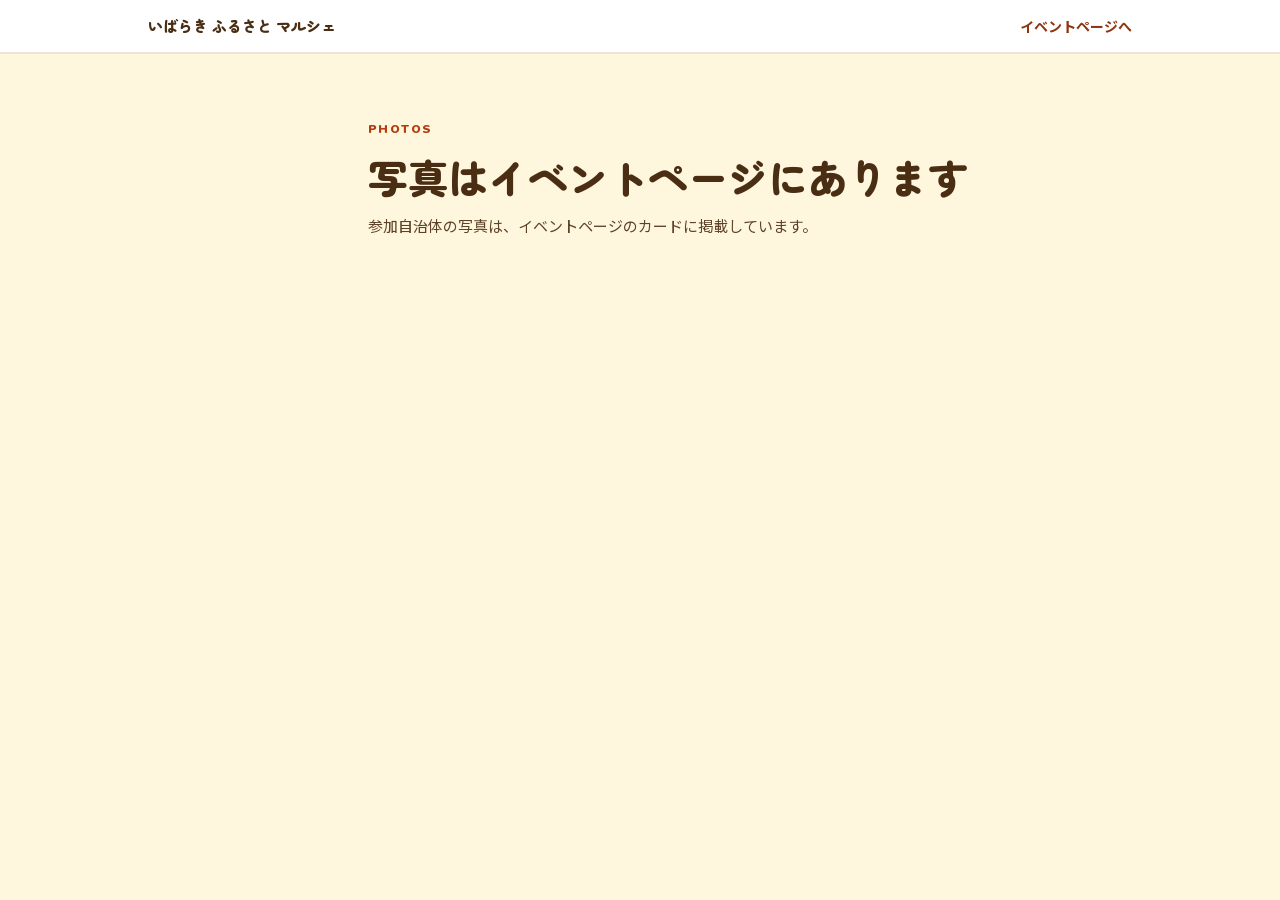
<file: photos/index.html>
<!DOCTYPE html>
<!-- 編集はこの HTML。見た目は assets/site.css、カウントダウンとスタンプラリーは assets/site.js。 -->
<html lang="ja" class="antialiased">
  <head>
    <noscript>
      <style>.reveal{opacity:1;filter:none;transform:none}</style>
    </noscript>
    <meta property="og:type" content="website">
    <meta property="og:locale" content="ja_JP">
    <meta property="og:site_name" content="いばらき ふるさと マルシェ">
    <meta property="og:title" content="写真はイベントページにあります｜いばらき ふるさと マルシェ">
    <meta property="og:description" content="参加自治体の写真は、イベントページのカードに掲載しています。">
    <meta property="og:url" content="https://event.arupa.or.jp/photos/">
    <meta property="og:image" content="https://event.arupa.or.jp/images/ogp.jpg">
    <meta property="og:image:secure_url" content="https://event.arupa.or.jp/images/ogp.jpg">
    <meta property="og:image:type" content="image/jpeg">
    <meta property="og:image:width" content="1200">
    <meta property="og:image:height" content="630">
    <meta property="og:image:alt" content="いばらき ふるさと マルシェ。2026年11月8日（日）10:00–16:00、流山おおたかの森S.C. 本館1F イーストプラザ。入場無料・申込不要。">
    <meta name="twitter:card" content="summary_large_image">
    <meta name="twitter:title" content="写真はイベントページにあります｜いばらき ふるさと マルシェ">
    <meta name="twitter:description" content="参加自治体の写真は、イベントページのカードに掲載しています。">
    <meta name="twitter:image" content="https://event.arupa.or.jp/images/ogp.jpg">
    <meta name="twitter:image:alt" content="いばらき ふるさと マルシェ。2026年11月8日（日）10:00–16:00、流山おおたかの森S.C. 本館1F イーストプラザ。入場無料・申込不要。">
    <meta charset="utf-8">
    <meta name="viewport" content="width=device-width, initial-scale=1">
    <link rel="preload" href="../assets/fonts/zen-maru-gothic-900.woff2" as="font" type="font/woff2" crossorigin>
    <link rel="preload" href="../assets/fonts/nunito-900.woff2" as="font" type="font/woff2" crossorigin>
    <link rel="stylesheet" href="../assets/site.css">
    <link rel="stylesheet" href="../assets/fonts/fonts.css">
    <title>写真はイベントページにあります｜いばらき ふるさと マルシェ</title>
    <meta name="description" content="参加自治体の写真は、イベントページのカードに掲載しています。">
    <link rel="canonical" href="https://event.arupa.or.jp/photos/">
    <meta name="robots" content="noindex, follow">
    <meta name="theme-color" content="#DDF0FA">
    <meta name="format-detection" content="telephone=no">
    <link rel="icon" type="image/svg+xml" href="../favicon.svg">
    <link rel="icon" type="image/png" href="../images/favicon-32.png" sizes="32x32">
    <link rel="apple-touch-icon" href="../images/apple-touch-icon.png">
    <meta name="apple-mobile-web-app-title" content="いばらき ふるさと マルシェ">
    <meta name="apple-mobile-web-app-status-bar-style" content="black">
  </head>
  <body class="bg-paper font-body text-ink pb-[78px] min-[760px]:pb-0">
    <!--$-->
    <div class="min-h-screen bg-cream text-ink">
      <header class="border-b-2 border-line bg-paper">
        <div class="mx-auto flex max-w-[1080px] items-center justify-between gap-4 px-[clamp(18px,5vw,48px)] py-3">
          <a href="/" class="font-display text-[15px] font-black text-ink no-underline">
            いばらき ふるさと マルシェ
          </a>
          <a href="/" class="text-sm font-bold text-orange-d no-underline hover:underline">
            イベントページへ
          </a>
        </div>
      </header>
      <main class="mx-auto grid max-w-[40em] gap-3 px-[clamp(18px,5vw,48px)] py-16">
        <p class="font-num text-[12px] font-black tracking-[0.12em] text-orange">
          PHOTOS
        </p>
        <h1 class="font-display text-[clamp(26px,6vw,40px)] font-black leading-tight">
          写真はイベントページにあります
        </h1>
        <p class="text-[15px] leading-relaxed text-ink-3">
          参加自治体の写真は、イベントページのカードに掲載しています。
        </p>
      </main>
    </div>
    <!--/$-->
    <script src="../assets/site.js"></script>
    <script>
      window.addEventListener("load", function () {
        window.dataLayer = window.dataLayer || [];
        function gtag(){dataLayer.push(arguments);}
        window.gtag = gtag;
        gtag("js", new Date());
        gtag("config", "G-MZVGGYWF2N");
        var s = document.createElement("script");
        s.async = true;
        s.src = "https://www.googletagmanager.com/gtag/js?id=G-MZVGGYWF2N";
        document.head.appendChild(s);
      });
    </script>
  </body>
</html>
</file>
<file: assets/fonts/fonts.css>
@font-face {
  font-family: "Zen Maru Gothic";
  font-style: normal;
  font-weight: 900;
  font-display: swap;
  src: url("./zen-maru-gothic-900.woff2") format("woff2");
}
@font-face {
  font-family: "Noto Sans JP";
  font-style: normal;
  font-weight: 400;
  font-display: swap;
  src: url("./noto-sans-jp-400.woff2") format("woff2");
}
@font-face {
  font-family: "Noto Sans JP";
  font-style: normal;
  font-weight: 500;
  font-display: swap;
  src: url("./noto-sans-jp-500.woff2") format("woff2");
}
@font-face {
  font-family: "Noto Sans JP";
  font-style: normal;
  font-weight: 700;
  font-display: swap;
  src: url("./noto-sans-jp-700.woff2") format("woff2");
}
@font-face {
  font-family: "Nunito";
  font-style: normal;
  font-weight: 800;
  font-display: swap;
  src: url("./nunito-800.woff2") format("woff2");
}
@font-face {
  font-family: "Nunito";
  font-style: normal;
  font-weight: 900;
  font-display: swap;
  src: url("./nunito-900.woff2") format("woff2");
}

/* Line boxes match the webfonts (UPM 1000, ascent 880, descent 120). */
@font-face {
  font-family: "Display Fallback";
  src: local("Hiragino Maru Gothic ProN"), local("Hiragino Sans"), local("Noto Sans CJK JP"), local("Yu Gothic");
  size-adjust: 100%;
  ascent-override: 88%;
  descent-override: 12%;
  line-gap-override: 0%;
}
@font-face {
  font-family: "Body Fallback";
  src: local("Hiragino Kaku Gothic ProN"), local("Hiragino Sans"), local("Noto Sans CJK JP"), local("Yu Gothic");
  size-adjust: 100%;
  ascent-override: 88%;
  descent-override: 12%;
  line-gap-override: 0%;
}
/* Nunito 900 against Arial (xAvg 566/1000 vs 904/2048). */
@font-face {
  font-family: "Num Fallback";
  src: local("Arial"), local("Liberation Sans"), local("Nimbus Sans"), local("Helvetica");
  size-adjust: 128.23%;
  ascent-override: 78.84%;
  descent-override: 27.53%;
  line-gap-override: 0%;
}

:root {
  --font-display: "Zen Maru Gothic", "Display Fallback", sans-serif;
  --font-body: "Noto Sans JP", "Body Fallback", sans-serif;
  --font-num: "Nunito", "Num Fallback", "Noto Sans JP", sans-serif;
}
</file>
